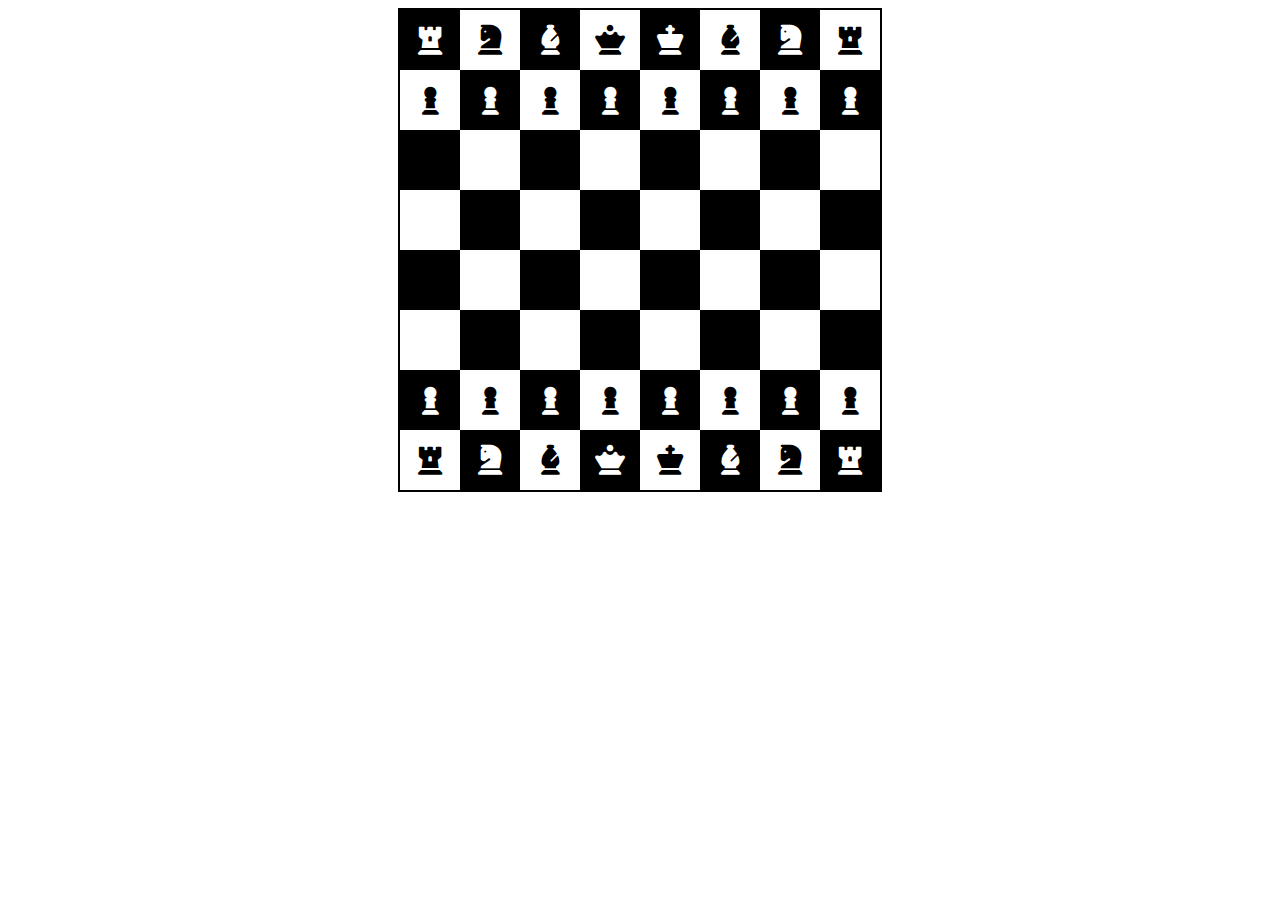
<file: CSS3/Chess Task/index.html>
<!DOCTYPE html>
<html lang="en">
  <head>
    <meta charset="UTF-8" />
    <meta name="viewport" content="width=device-width, initial-scale=1.0" />
    <title>Chess Board</title>
    <link
      rel="stylesheet"
      href="https://cdnjs.cloudflare.com/ajax/libs/font-awesome/6.4.2/css/all.min.css"
    />
    <style>
      /* Chessboard */
      .chessboard {
        margin: 0 auto;
        display: flex;
        flex-wrap: wrap;
        width: 480px;
        border: 2px solid black;
      }

      /* Squares Styling */
      .square {
        display: flex;
        align-items: center;
        justify-content: center;
        font-size: 30px;
        width: 60px;
        height: 60px;
      }

      /* White squares */
      .white {
        background-color: white;
      }

      /* Black squares */
      .black {
        background-color: black;
        color: white;
      }

      /* Icon's hover effect */
      .square i:hover {
        color: rgb(135, 135, 135);
      }
    </style>
  </head>
  <body>
    <div class="chessboard">
      <!-- Chessboard (Line 1) -->
      <div class="square black"><i class="fas fa-chess-rook"></i></div>
      <div class="square white"><i class="fas fa-chess-knight"></i></div>
      <div class="square black"><i class="fas fa-chess-bishop"></i></div>
      <div class="square white"><i class="fas fa-chess-queen"></i></div>
      <div class="square black"><i class="fas fa-chess-king"></i></div>
      <div class="square white"><i class="fas fa-chess-bishop"></i></div>
      <div class="square black"><i class="fas fa-chess-knight"></i></div>
      <div class="square white"><i class="fas fa-chess-rook"></i></div>

      <!-- Pawns row (Line 2) -->
      <div class="square white"><i class="fas fa-chess-pawn"></i></div>
      <div class="square black"><i class="fas fa-chess-pawn"></i></div>
      <div class="square white"><i class="fas fa-chess-pawn"></i></div>
      <div class="square black"><i class="fas fa-chess-pawn"></i></div>
      <div class="square white"><i class="fas fa-chess-pawn"></i></div>
      <div class="square black"><i class="fas fa-chess-pawn"></i></div>
      <div class="square white"><i class="fas fa-chess-pawn"></i></div>
      <div class="square black"><i class="fas fa-chess-pawn"></i></div>

      <!-- Empty squares (Line 3) -->
      <div class="square black"></div>
      <div class="square white"></div>
      <div class="square black"></div>
      <div class="square white"></div>
      <div class="square black"></div>
      <div class="square white"></div>
      <div class="square black"></div>
      <div class="square white"></div>

      <!-- (Line 4) -->
      <div class="square white"></div>
      <div class="square black"></div>
      <div class="square white"></div>
      <div class="square black"></div>
      <div class="square white"></div>
      <div class="square black"></div>
      <div class="square white"></div>
      <div class="square black"></div>

      <!-- (Line 5) -->
      <div class="square black"></div>
      <div class="square white"></div>
      <div class="square black"></div>
      <div class="square white"></div>
      <div class="square black"></div>
      <div class="square white"></div>
      <div class="square black"></div>
      <div class="square white"></div>

      <!-- (Line 6) -->
      <div class="square white"></div>
      <div class="square black"></div>
      <div class="square white"></div>
      <div class="square black"></div>
      <div class="square white"></div>
      <div class="square black"></div>
      <div class="square white"></div>
      <div class="square black"></div>

      <!-- Pawns row (Line 7) -->
      <div class="square black">
        <i class="fas fa-chess-pawn"></i>
      </div>
      <div class="square white">
        <i class="fas fa-chess-pawn"></i>
      </div>
      <div class="square black">
        <i class="fas fa-chess-pawn"></i>
      </div>
      <div class="square white">
        <i class="fas fa-chess-pawn"></i>
      </div>
      <div class="square black">
        <i class="fas fa-chess-pawn"></i>
      </div>
      <div class="square white">
        <i class="fas fa-chess-pawn"></i>
      </div>
      <div class="square black">
        <i class="fas fa-chess-pawn"></i>
      </div>
      <div class="square white">
        <i class="fas fa-chess-pawn"></i>
      </div>

      <!-- Last Row (Line 8) -->
      <div class="square white">
        <i class="fas fa-chess-rook"></i>
      </div>
      <div class="square black">
        <i class="fas fa-chess-knight"></i>
      </div>
      <div class="square white">
        <i class="fas fa-chess-bishop"></i>
      </div>
      <div class="square black">
        <i class="fas fa-chess-queen"></i>
      </div>
      <div class="square white">
        <i class="fas fa-chess-king"></i>
      </div>
      <div class="square black">
        <i class="fas fa-chess-bishop"></i>
      </div>
      <div class="square white">
        <i class="fas fa-chess-knight"></i>
      </div>
      <div class="square black">
        <i class="fas fa-chess-rook"></i>
      </div>
    </div>
  </body>
</html>
</file>
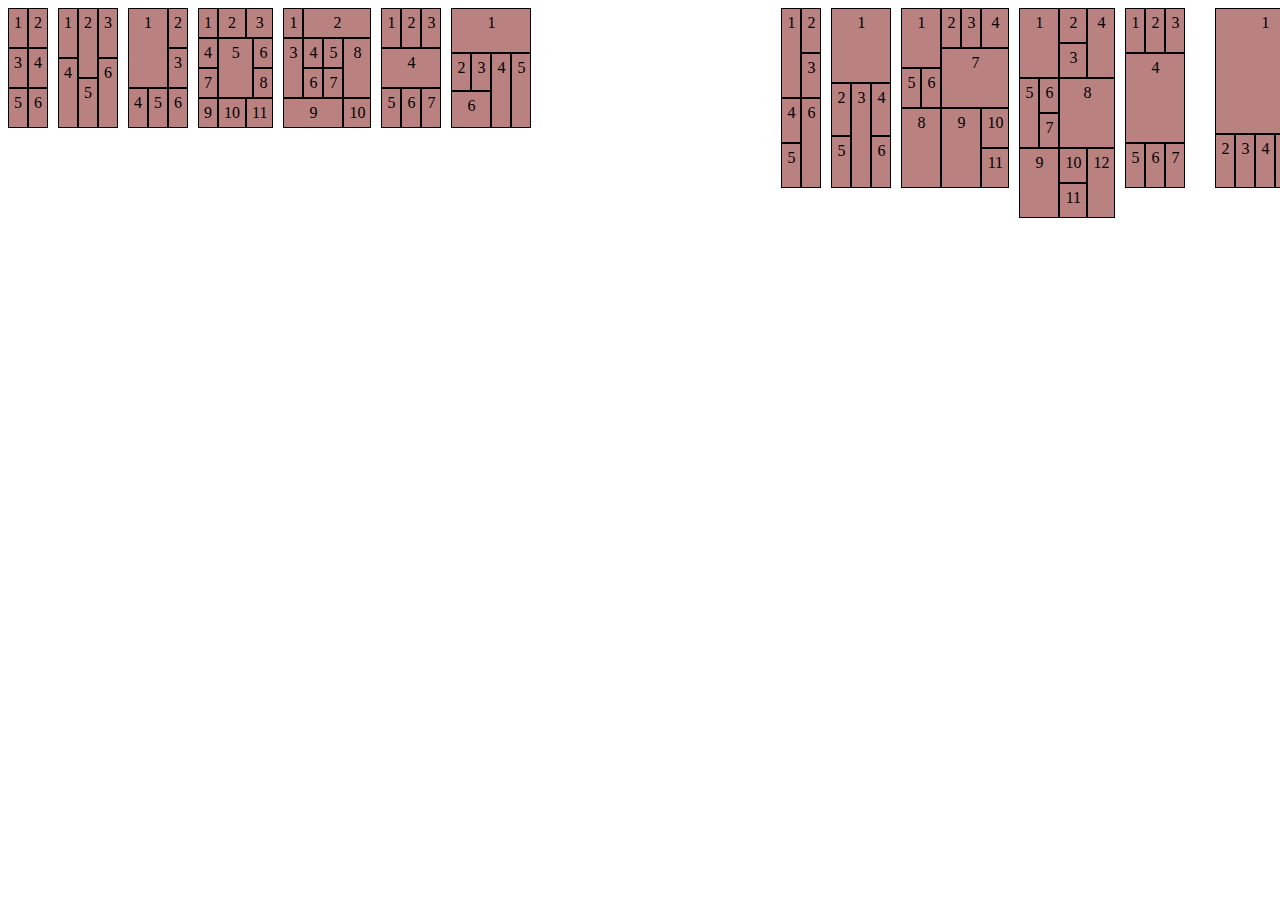
<file: CSS3/Grid Tasks/index.html>
<!DOCTYPE html>
<html lang="en">
<head>
    <meta charset="UTF-8">
    <meta name="viewport" content="width=device-width, initial-scale=1.0">
    <title>Grid Task 1</title>
    <link rel="stylesheet" href="style.css">
</head>
<body>
    <div class="main">
        <div class="SubGrid1">
            <div class="child" id="child1">1</div>
            <div class="child" id="child2">2</div>
            <div class="child" id="child3">3</div>
            <div class="child" id="child4">4</div>
            <div class="child" id="child5">5</div>
            <div class="child" id="child6">6</div>
        </div>
        <div class="SubGrid2">
            <div class="child" id="child1">1</div>
            <div class="child" id="child2">2</div>
            <div class="child" id="child3">3</div>
            <div class="child" id="child4">4</div>
            <div class="child" id="child5">5</div>
            <div class="child" id="child6">6</div>
        </div>
        <div class="SubGrid3">
            <div class="child" id="child1">1</div>
            <div class="child" id="child2">2</div>
            <div class="child" id="child3">3</div>
            <div class="child" id="child4">4</div>
            <div class="child" id="child5">5</div>
            <div class="child" id="child6">6</div>
        </div>
        <div class="SubGrid4">
            <div class="child" id="child1">1</div>
            <div class="child" id="child2">2</div>
            <div class="child" id="child3">3</div>
            <div class="child" id="child4">4</div>
            <div class="child" id="child5">5</div>
            <div class="child" id="child6">6</div>
            <div class="child" id="child7">7</div>
            <div class="child" id="child8">8</div>
            <div class="child" id="child9">9</div>
            <div class="child" id="child10">10</div>
            <div class="child" id="child11">11</div>
        </div>
        <div class="SubGrid5">
            <div class="child" id="child1">1</div>
            <div class="child" id="child2">2</div>
            <div class="child" id="child3">3</div>
            <div class="child" id="child4">4</div>
            <div class="child" id="child5">5</div>
            <div class="child" id="child6">6</div>
            <div class="child" id="child7">7</div>
            <div class="child" id="child8">8</div>
            <div class="child" id="child9">9</div>
            <div class="child" id="child10">10</div>
        </div>
        <div class="SubGrid6">
            <div class="child" id="child1">1</div>
            <div class="child" id="child2">2</div>
            <div class="child" id="child3">3</div>
            <div class="child" id="child4">4</div>
            <div class="child" id="child5">5</div>
            <div class="child" id="child6">6</div>
            <div class="child" id="child7">7</div>
        </div>
        <div class="SubGrid7">
            <div class="child" id="child1">1</div>
            <div class="child" id="child2">2</div>
            <div class="child" id="child3">3</div>
            <div class="child" id="child4">4</div>
            <div class="child" id="child5">5</div>
            <div class="child" id="child6">6</div>
        </div>
        <div class="SubGrid8">
            <div class="child" id="child1">1</div>
            <div class="child" id="child2">2</div>
            <div class="child" id="child3">3</div>
            <div class="child" id="child4">4</div>
            <div class="child" id="child5">5</div>
            <div class="child" id="child6">6</div>
        </div>
        <div class="SubGrid9">
            <div class="child" id="child1">1</div>
            <div class="child" id="child2">2</div>
            <div class="child" id="child3">3</div>
            <div class="child" id="child4">4</div>
            <div class="child" id="child5">5</div>
            <div class="child" id="child6">6</div>
        </div>
        <div class="SubGrid10">
            <div class="child" id="child1">1</div>
            <div class="child" id="child2">2</div>
            <div class="child" id="child3">3</div>
            <div class="child" id="child4">4</div>
            <div class="child" id="child5">5</div>
            <div class="child" id="child6">6</div>
            <div class="child" id="child7">7</div>
            <div class="child" id="child8">8</div>
            <div class="child" id="child9">9</div>
            <div class="child" id="child10">10</div>
            <div class="child" id="child11">11</div>
        </div>
        <div class="SubGrid11">
            <div class="child" id="child1">1</div>
            <div class="child" id="child2">2</div>
            <div class="child" id="child3">3</div>
            <div class="child" id="child4">4</div>
            <div class="child" id="child5">5</div>
            <div class="child" id="child6">6</div>
            <div class="child" id="child7">7</div>
            <div class="child" id="child8">8</div>
            <div class="child" id="child9">9</div>
            <div class="child" id="child10">10</div>
            <div class="child" id="child11">11</div>
            <div class="child" id="child12">12</div>
        </div>
        <div class="SubGrid12">
            <div class="child" id="child1">1</div>
            <div class="child" id="child2">2</div>
            <div class="child" id="child3">3</div>
            <div class="child" id="child4">4</div>
            <div class="child" id="child5">5</div>
            <div class="child" id="child6">6</div>
            <div class="child" id="child7">7</div>
        </div>
        <div class="SubGrid13">
            <div class="child" id="child1">1</div>
            <div class="child" id="child2">2</div>
            <div class="child" id="child3">3</div>
            <div class="child" id="child4">4</div>
            <div class="child" id="child5">5</div>
            <div class="child" id="child6">6</div>
        </div>
        <div class="SubGrid14">
            <div class="child" id="child1">1</div>
            <div class="child" id="child2">2</div>
            <div class="child" id="child3">3</div>
            <div class="child" id="child4">4</div>
            <div class="child" id="child5">5</div>
        </div>
        <div class="SubGrid15">
            <div class="child" id="child1">1</div>
            <div class="child" id="child2">2</div>
            <div class="child" id="child3">3</div>
            <div class="child" id="child4">4</div>
            <div class="child" id="child5">5</div>
        </div>
        <div class="SubGrid16">
            <div class="child" id="child1">1</div>
            <div class="child" id="child2">2</div>
            <div class="child" id="child3">3</div>
            <div class="child" id="child4">4</div>
            <div class="child" id="child5">5</div>
            <div class="child" id="child6">6</div>
            <div class="child" id="child7">7</div>
            <div class="child" id="child8">8</div>
            <div class="child" id="child9">9</div>
            <div class="child" id="child10">10</div>
            <div class="child" id="child11">11</div>
            <div class="child" id="child12">12</div>
        </div>
        <div class="SubGrid17">
            <div class="child" id="child1">1</div>
            <div class="child" id="child2">2</div>
            <div class="child" id="child3">3</div>
            <div class="child" id="child4">4</div>
            <div class="child" id="child5">5</div>
            <div class="child" id="child6">6</div>
            <div class="child" id="child7">7</div>
            <div class="child" id="child8">8</div>
            <div class="child" id="child9">9</div>
            <div class="child" id="child10">10</div>
            <div class="child" id="child11">11</div>
            <div class="child" id="child12">12</div>
            <div class="child" id="child11">13</div>
            <div class="child" id="child12">14</div>
        </div>
        <div class="SubGrid18">
            <div class="child" id="child1">1</div>
            <div class="child" id="child2">2</div>
            <div class="child" id="child3">3</div>
            <div class="child" id="child4">4</div>
            <div class="child" id="child5">5</div>
            <div class="child" id="child6">6</div>
            <div class="child" id="child7">7</div>
            <div class="child" id="child8">8</div>
            <div class="child" id="child9">9</div>
        </div>
        <div class="SubGrid19">
            <div class="child" id="child1">1</div>
            <div class="child" id="child2">2</div>
            <div class="child" id="child3">3</div>
            <div class="child" id="child4">4</div>
            <div class="child" id="child5">5</div>
            <div class="child" id="child6">6</div>
            <div class="child" id="child7">7</div>
            <div class="child" id="child8">8</div>
        </div>
        <div class="SubGrid20">
            <div class="child" id="child1">1</div>
            <div class="child" id="child2">2</div>
            <div class="child" id="child3">3</div>
            <div class="child" id="child4">4</div>
            <div class="child" id="child5">5</div>
            <div class="child" id="child6">6</div>
            <div class="child" id="child7">7</div>
        </div>
        <div class="SubGrid21">
            <div class="child" id="child1">1</div>
            <div class="child" id="child2">2</div>
            <div class="child" id="child3">3</div>
            <div class="child" id="child4">4</div>
            <div class="child" id="child5">5</div>
            <div class="child" id="child6">6</div>
            <div class="child" id="child7">7</div>
            <div class="child" id="child8">8</div>
        </div>
        <div class="SubGrid22">
            <div class="child" id="child1">1</div>
            <div class="child" id="child2">2</div>
            <div class="child" id="child3">3</div>
            <div class="child" id="child4">4</div>
            <div class="child" id="child5">5</div>
            <div class="child" id="child6">6</div>
            <div class="child" id="child7">7</div>
            <div class="child" id="child8">8</div>
            <div class="child" id="child9">9</div>
            <div class="child" id="child10">10</div>
            <div class="child" id="child11">11</div>
            <div class="child" id="child12">12</div>
        </div>
        <div class="SubGrid23">
            <div class="child" id="child1">1</div>
            <div class="child" id="child2">2</div>
            <div class="child" id="child3">3</div>
            <div class="child" id="child4">4</div>
            <div class="child" id="child5">5</div>
            <div class="child" id="child6">6</div>
            <div class="child" id="child7">7</div>
            <div class="child" id="child8">8</div>
            <div class="child" id="child9">9</div>
            <div class="child" id="child10">10</div>
            <div class="child" id="child11">11</div>
            <div class="child" id="child12">12</div>
        </div>
        <div class="SubGrid24">
            <div class="child" id="child1">1</div>
            <div class="child" id="child2">2</div>
            <div class="child" id="child3">3</div>
            <div class="child" id="child4">4</div>
            <div class="child" id="child5">5</div>
            <div class="child" id="child6">6</div>
            <div class="child" id="child7">7</div>
            <div class="child" id="child8">8</div>
            <div class="child" id="child9">9</div>
        </div>
    </div>
</body>
</html>
</file>
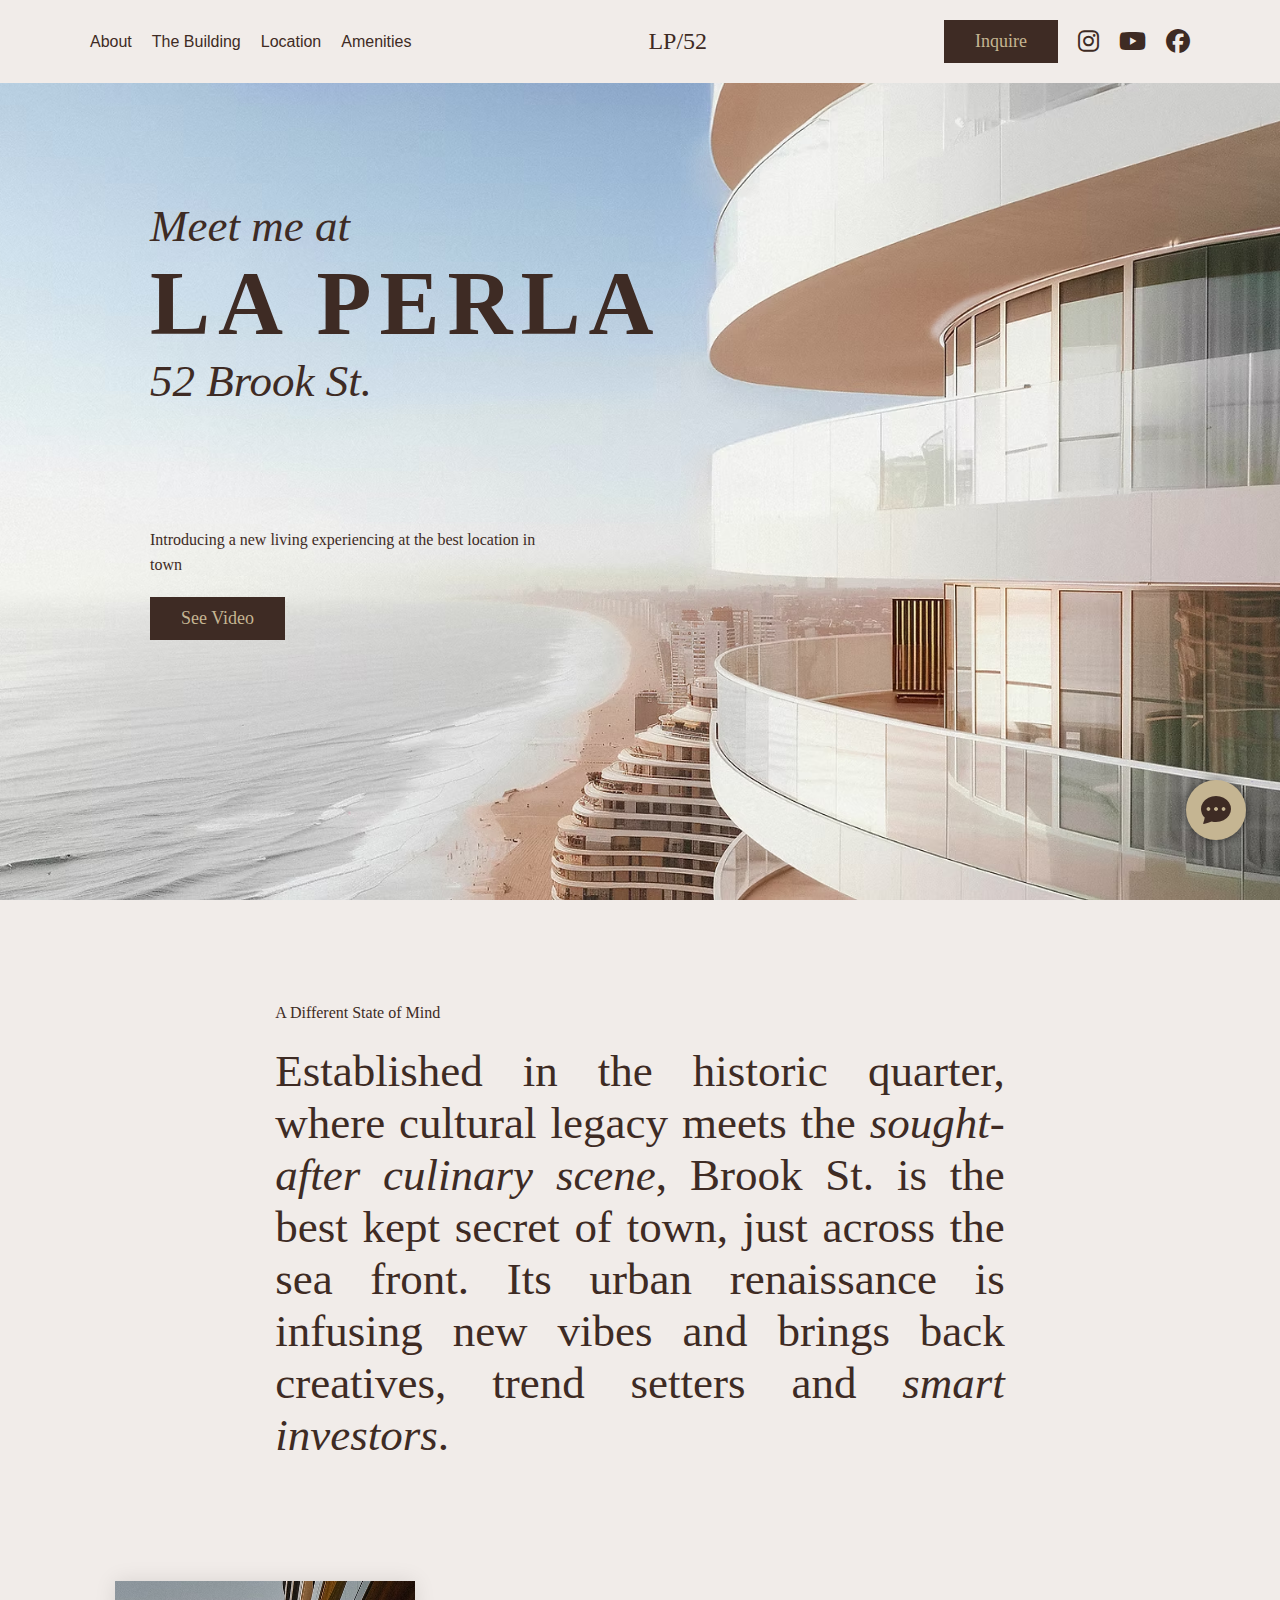
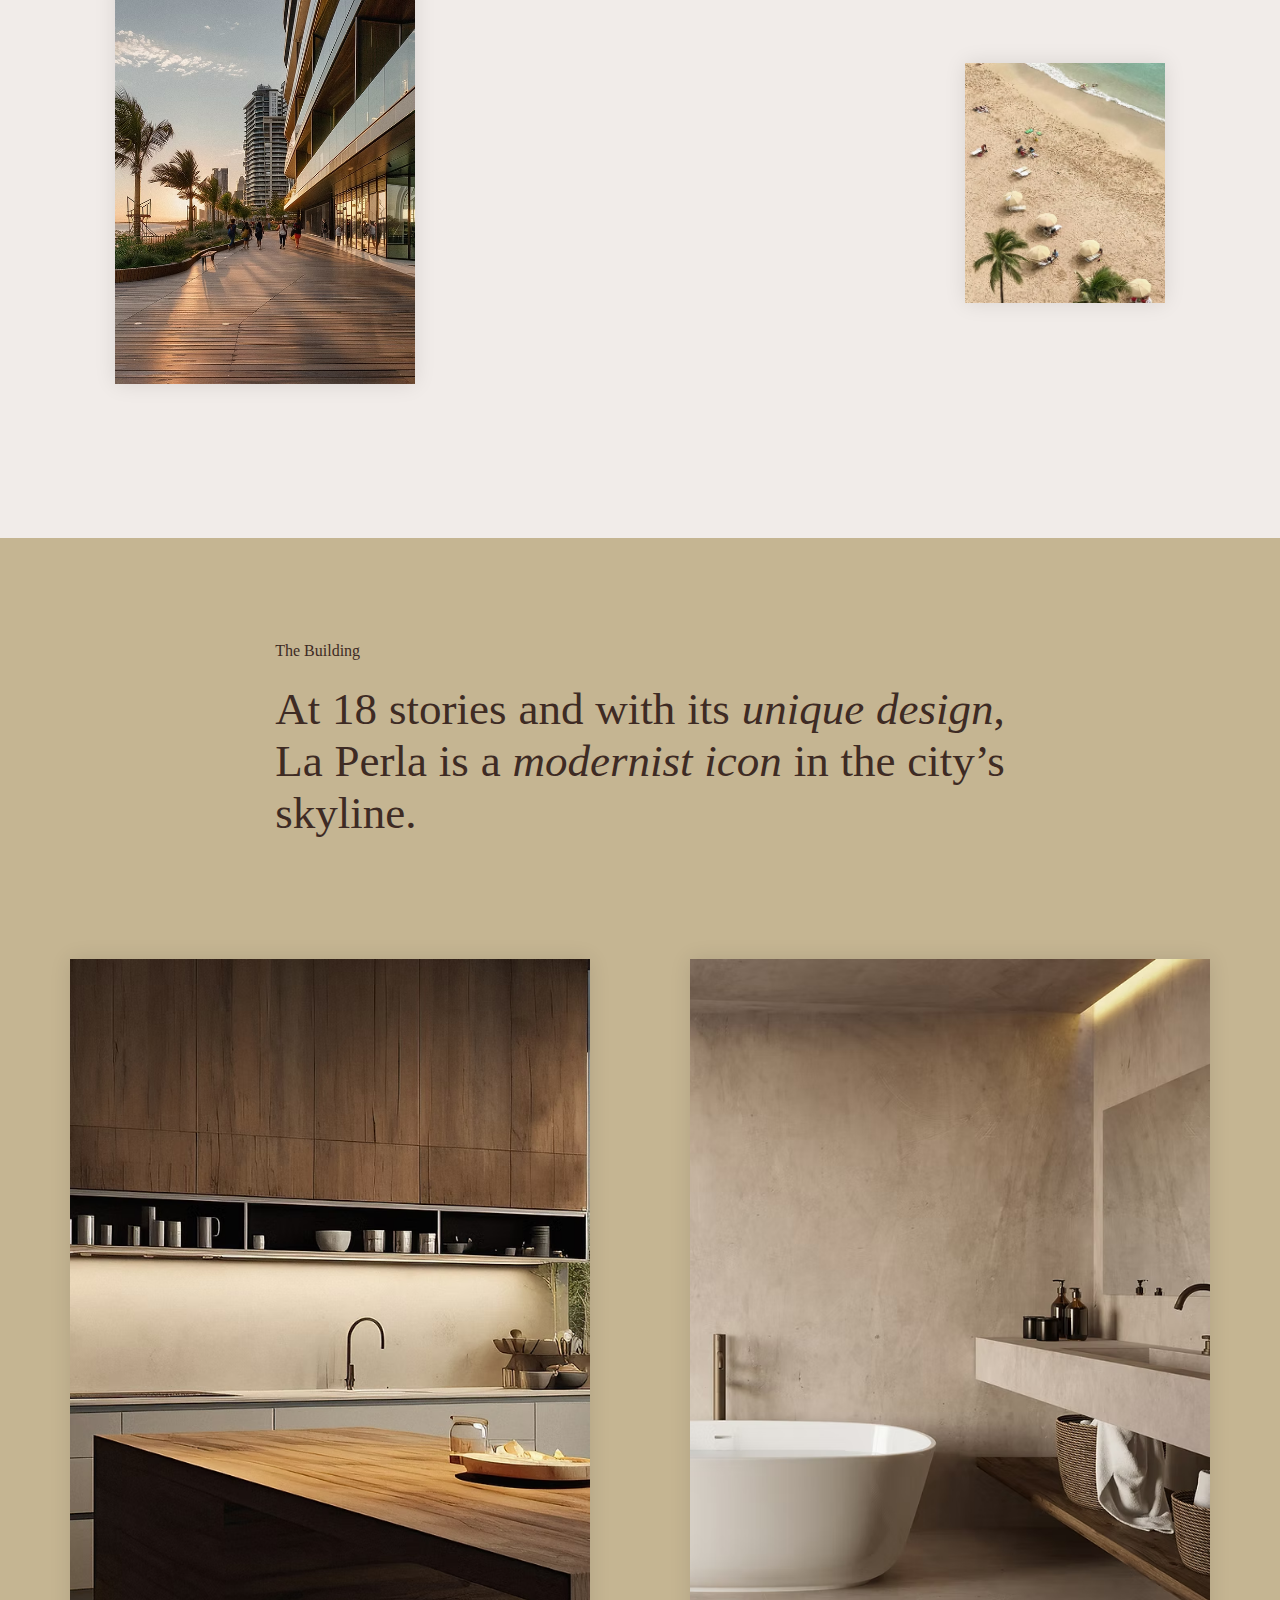
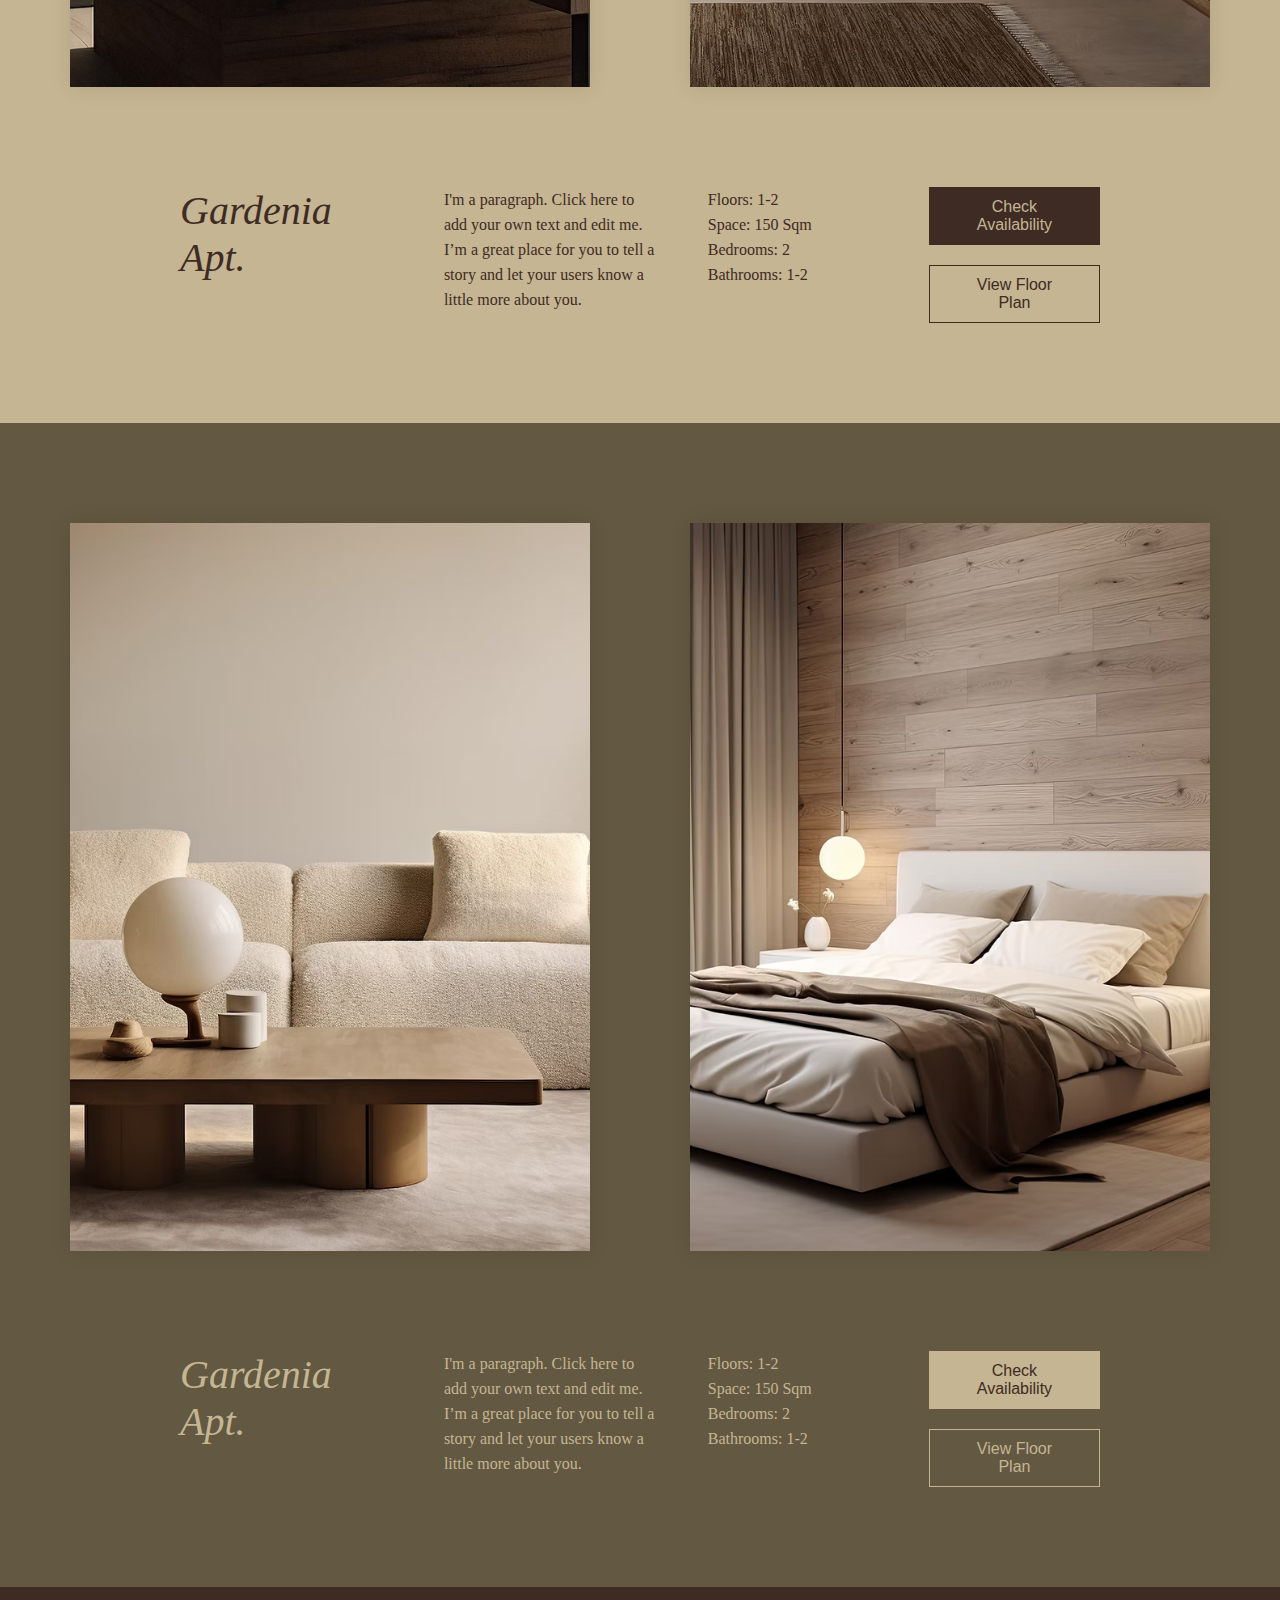
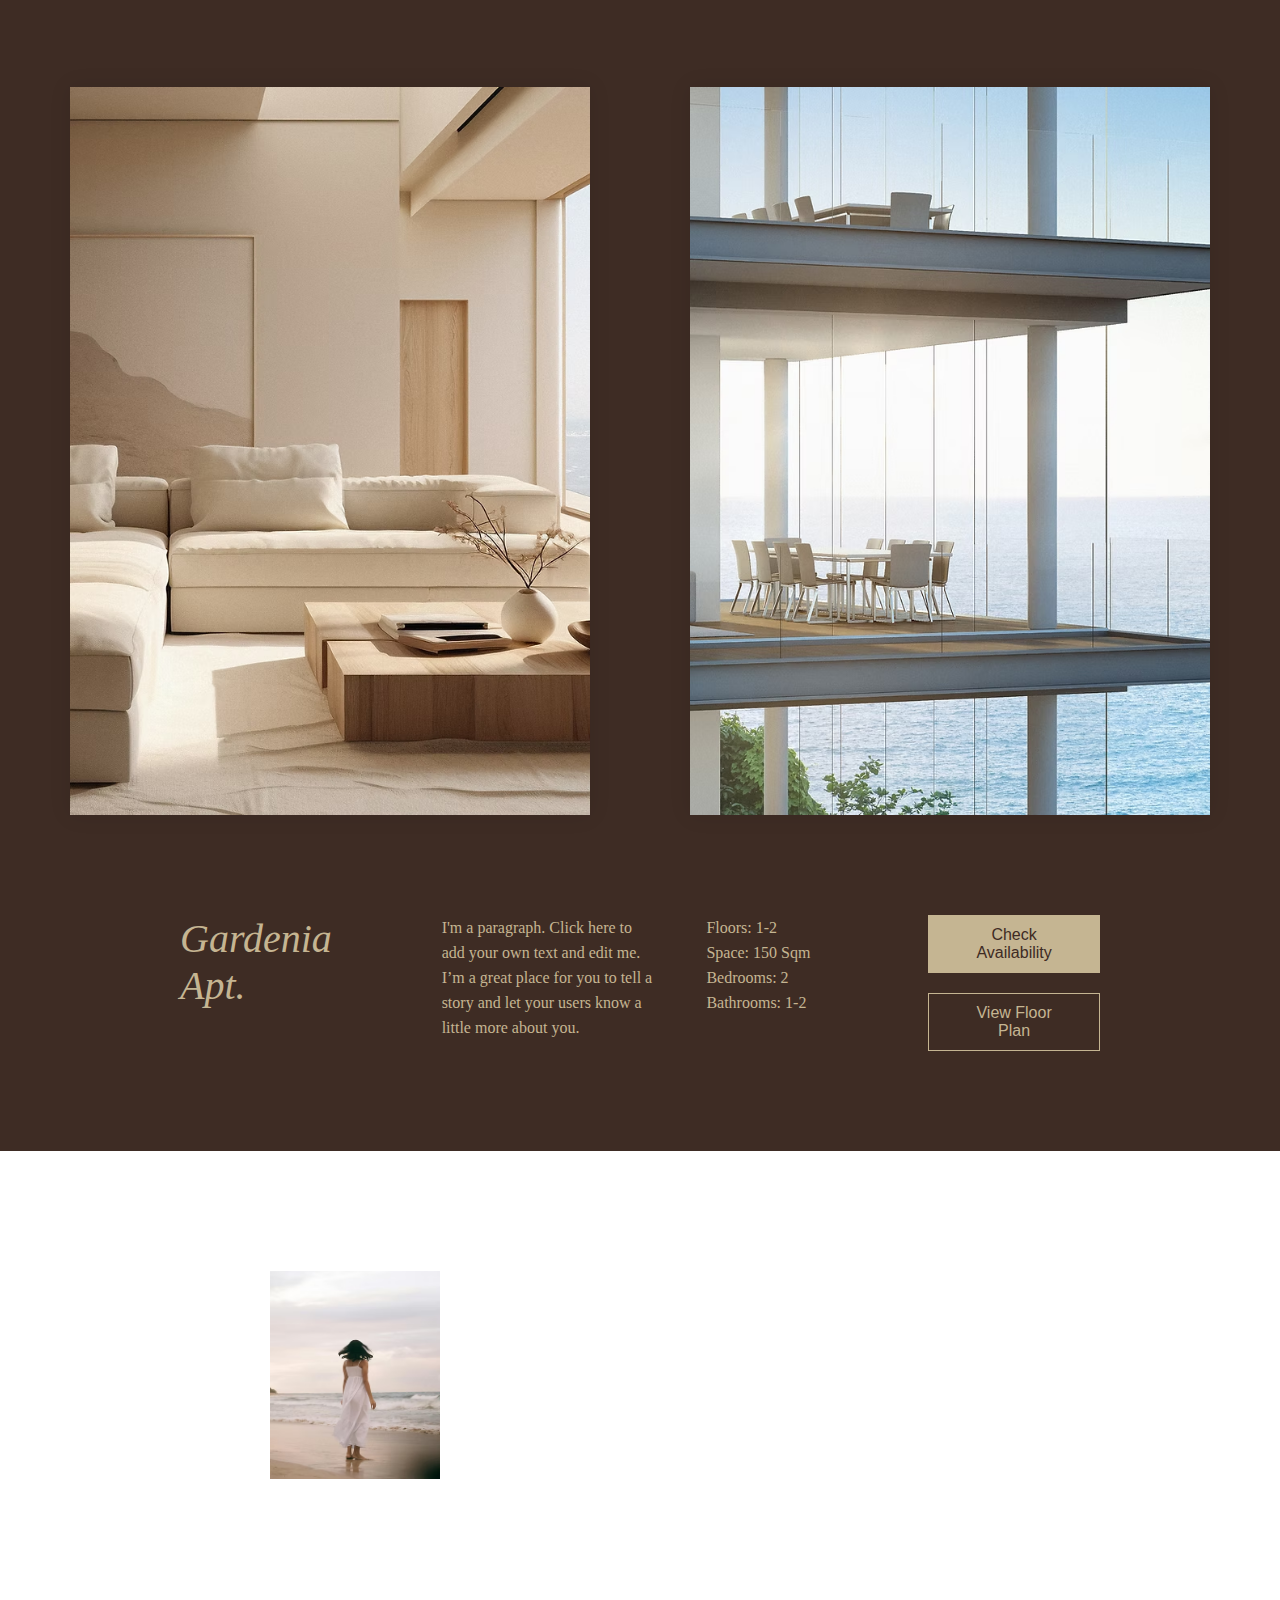
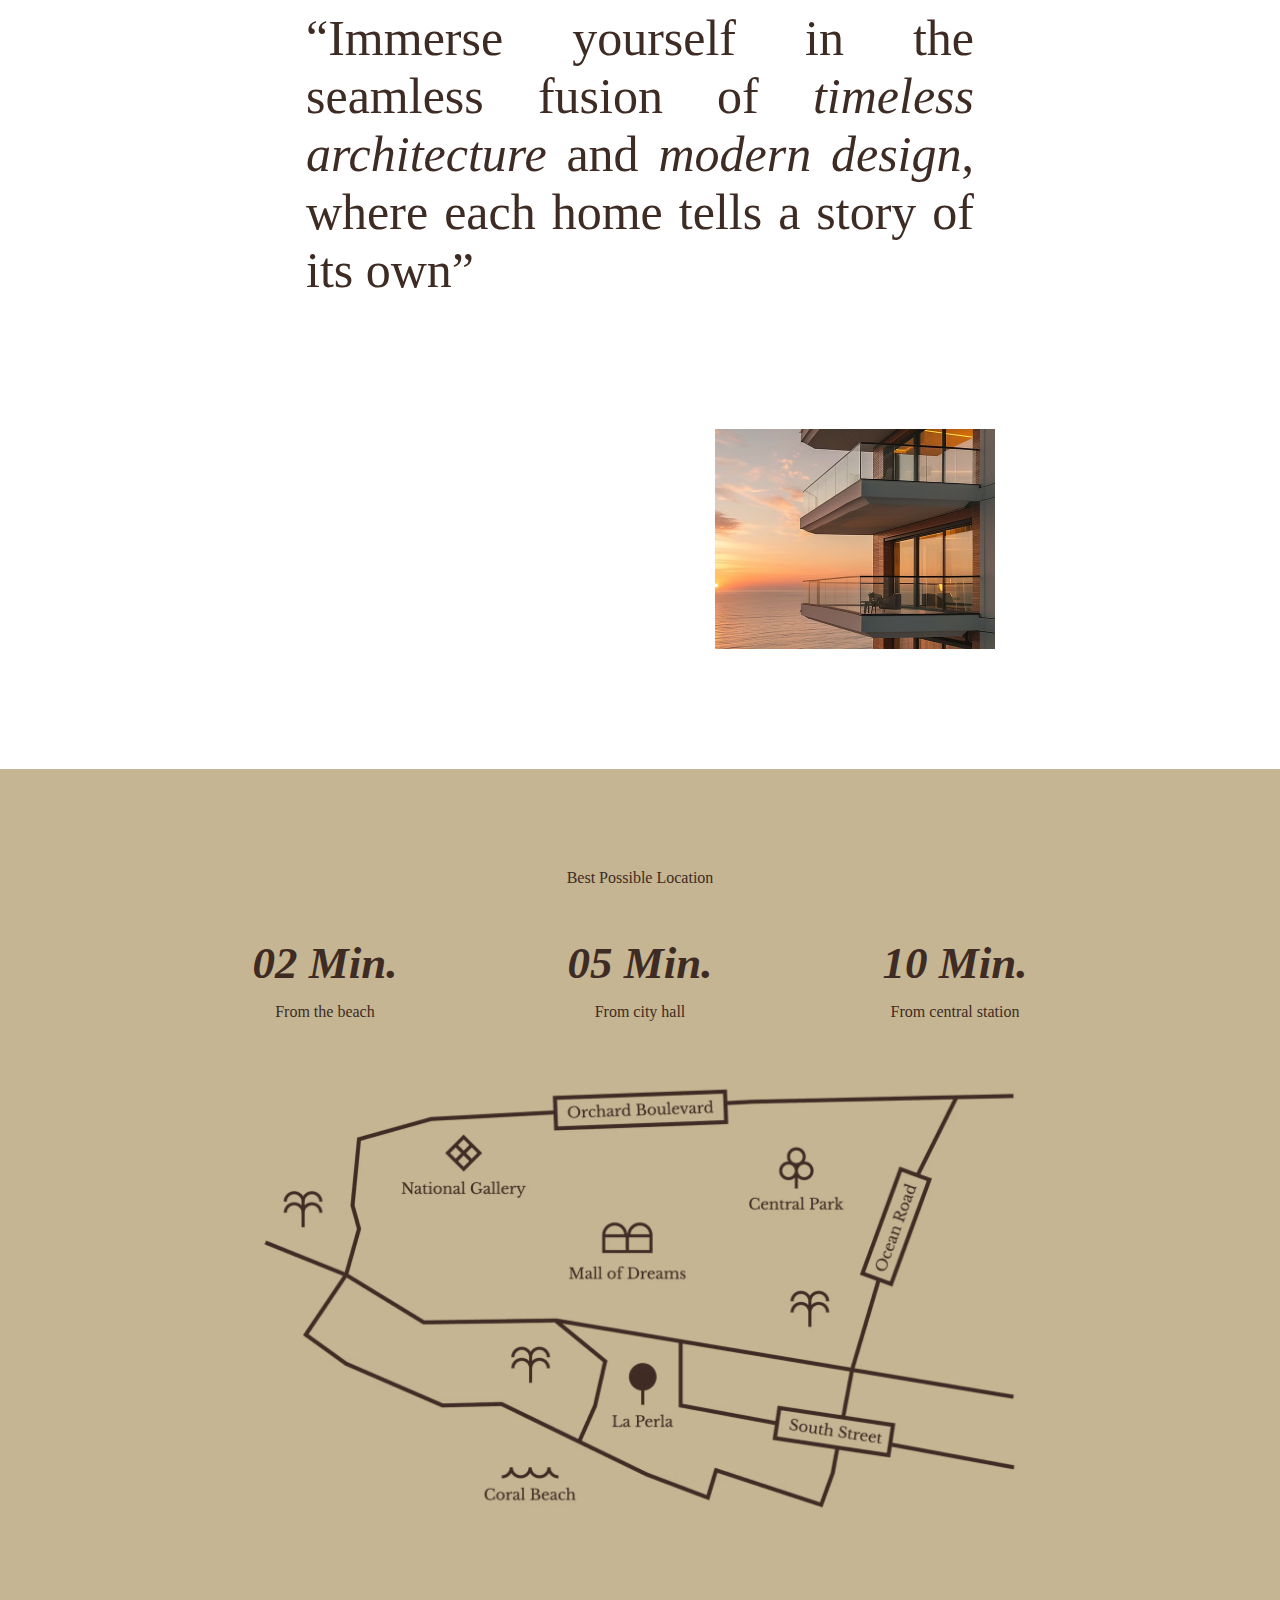
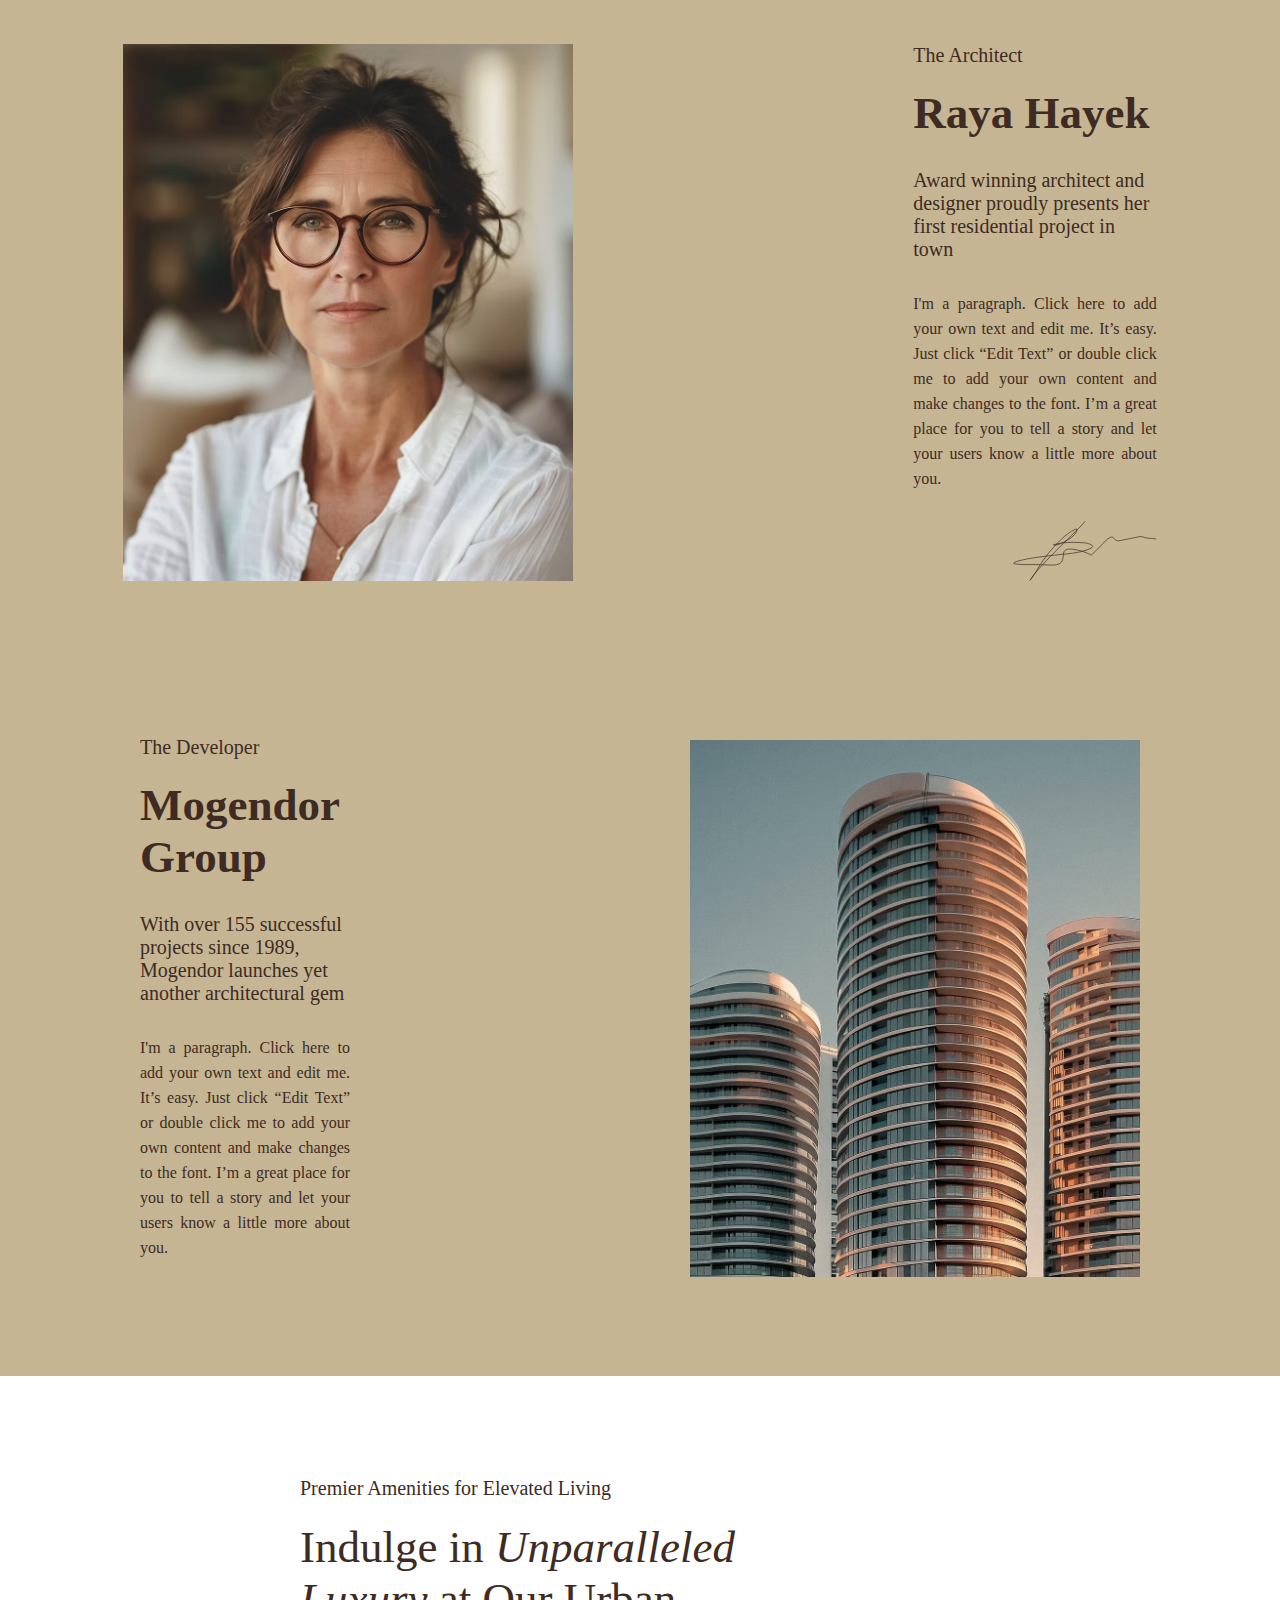
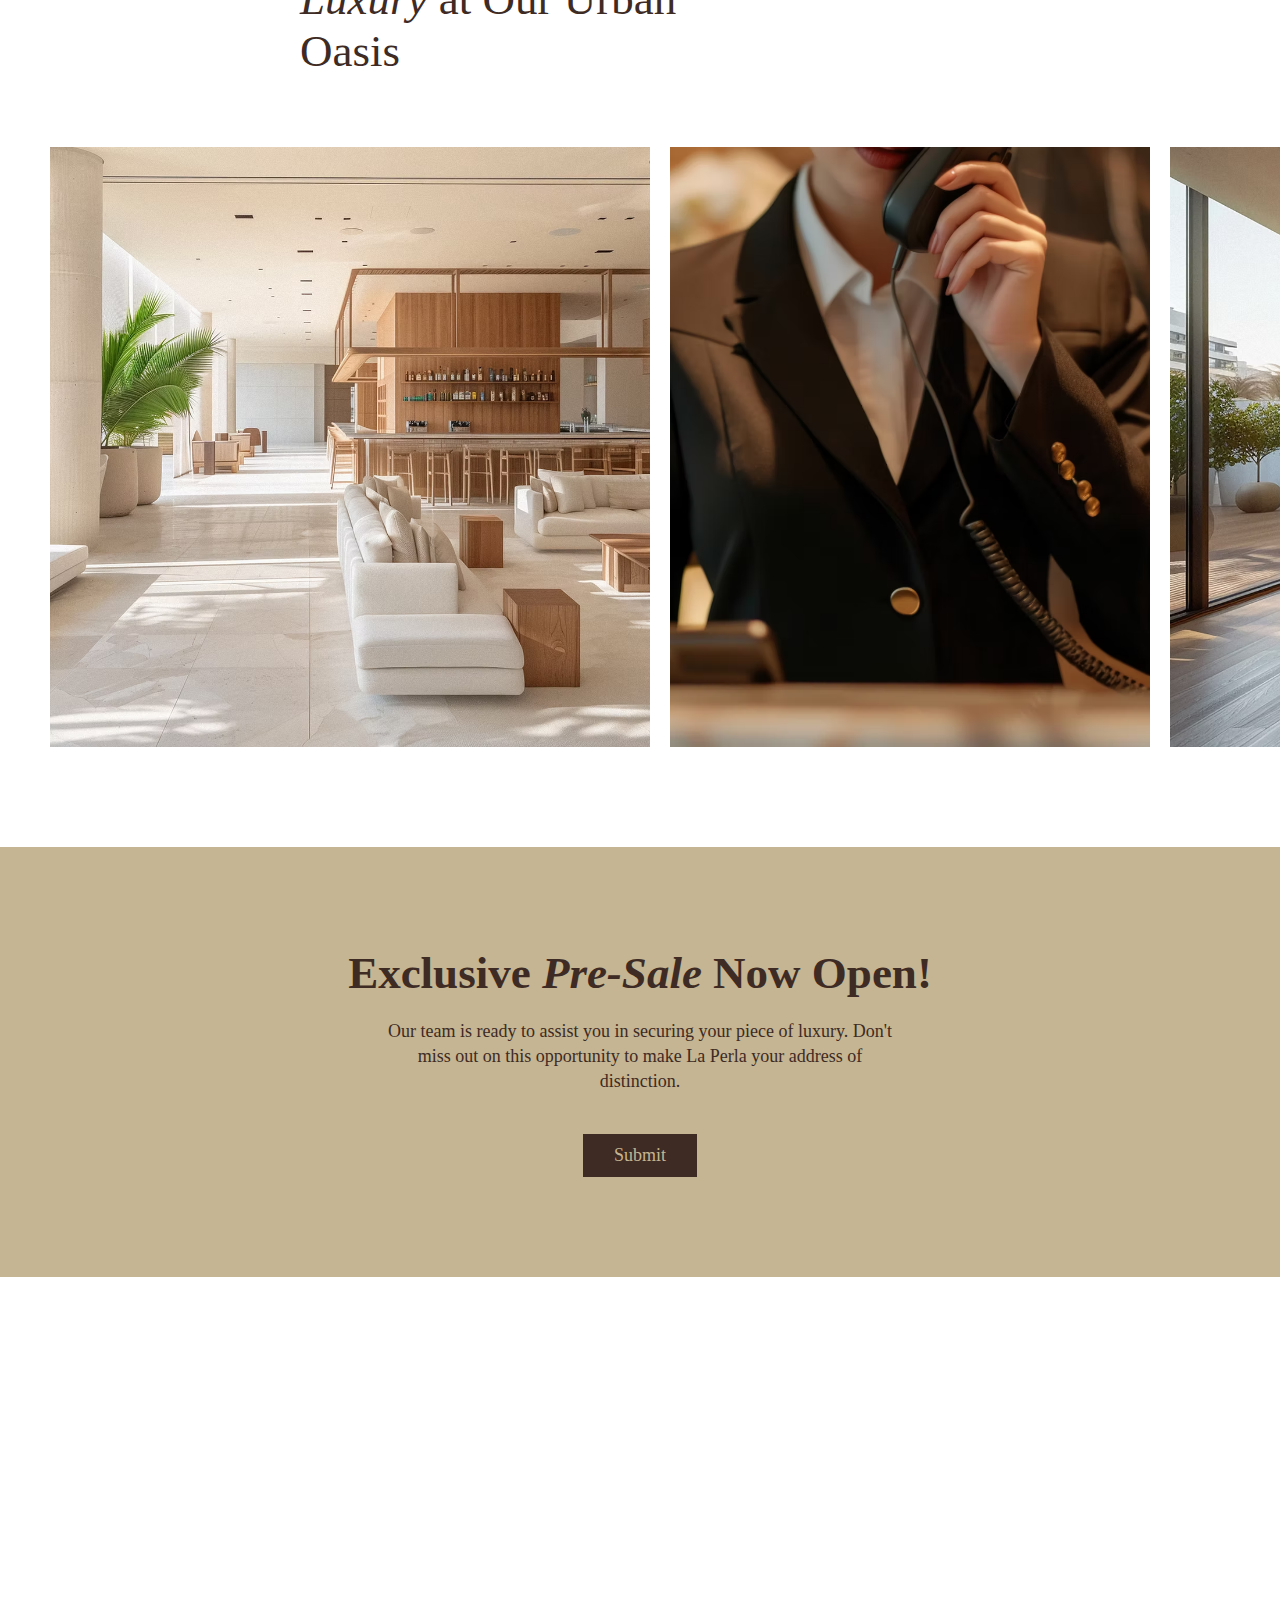
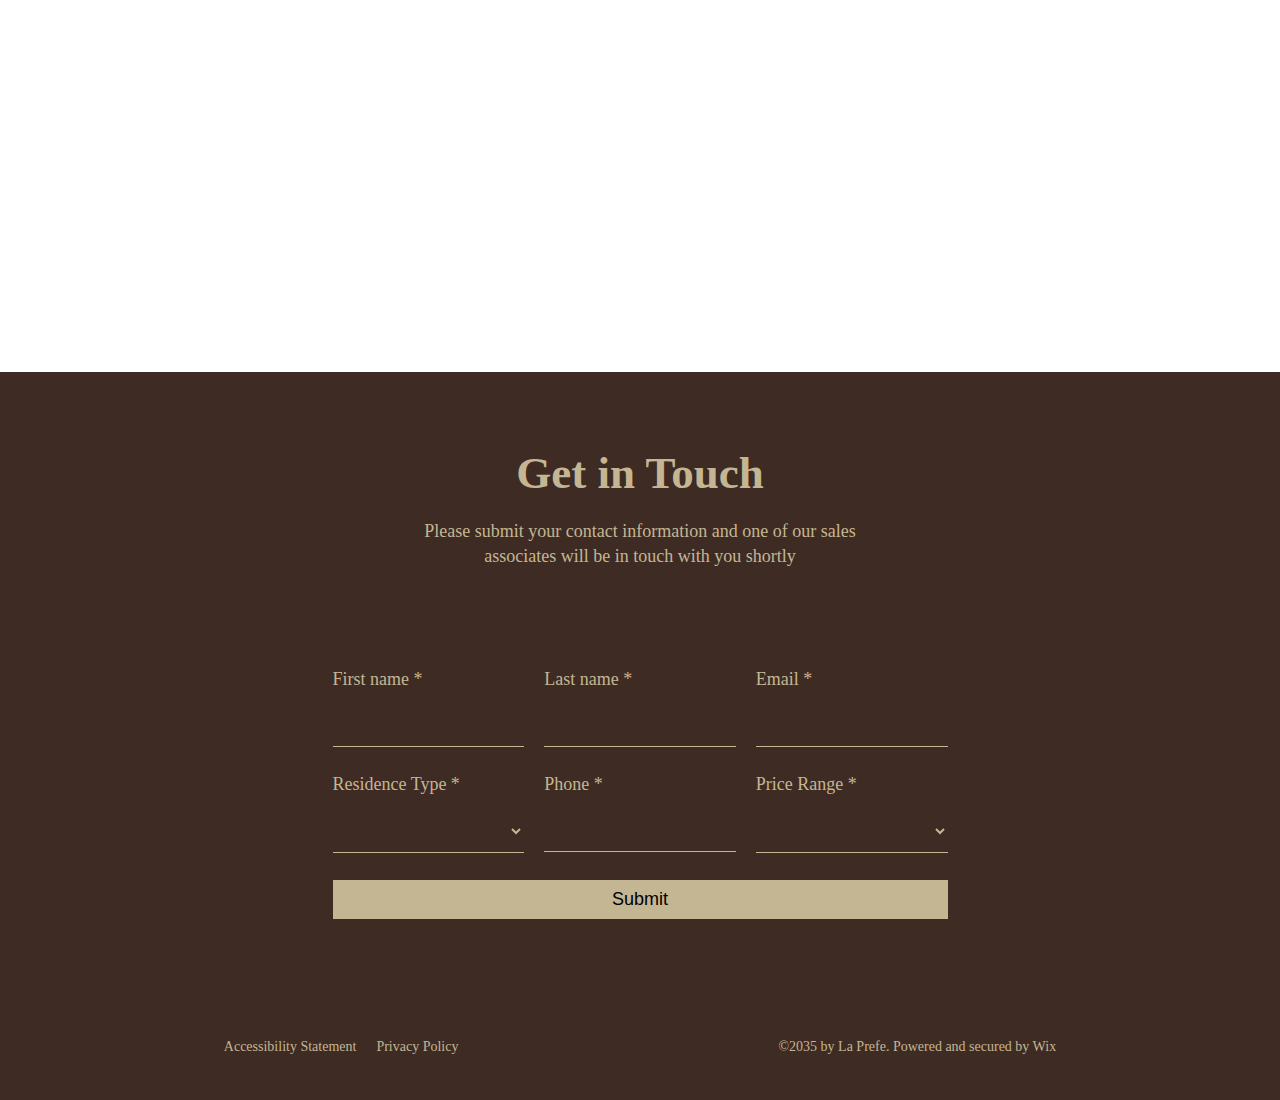
<file: CSS3/Project 1/index.html>
<!DOCTYPE html>
<html lang="en">
  <head>
    <meta charset="UTF-8" />
    <meta name="viewport" content="width=device-width, initial-scale=1.0" />
    <title>Home | La Perla</title>
    <link rel="shortcut icon" href="img/favicon.png" type="image/x-icon" />
    <link rel="stylesheet" href="style.css" />
    <link
      href="https://fonts.googleapis.com/css2?family=Josefin+Sans:ital,wght@0,100..700;1,100..700&family=Libre+Baskerville:ital,wght@0,400;0,700;1,400&family=Onest:wght@100..900&family=Outfit:wght@100..900&family=Roboto:ital,wght@0,100..900;1,100..900&display=swap"
      rel="stylesheet"
    />
    <link
      rel="stylesheet"
      href="https://cdnjs.cloudflare.com/ajax/libs/font-awesome/6.7.2/css/all.min.css"
    />
    <link
      rel="stylesheet"
      href="https://cdn.jsdelivr.net/npm/bootstrap-icons@1.10.5/font/bootstrap-icons.css"
    />
  </head>
  <body>
    <!-- Floating Button -->
    <a href="#" title="Message Us">
      <div class="message">
        <i class="bi bi-chat-dots-fill"></i>
      </div>
    </a>
    <!-- Navigation Bar -->
    <nav>
      <div class="nav-links">
        <ul>
          <li><a href="#" title="web">About</a></li>
          <li><a href="#" title="web">The Building</a></li>
          <li><a href="#" title="web">Location</a></li>
          <li><a href="#" title="web">Amenities</a></li>
        </ul>
      </div>
      <div class="name">
        <h1>LP/52</h1>
        <i class="fa-solid fa-bars"></i>
      </div>
      <div class="social-links">
        <button>Inquire</button>
        <a href="https://www.instagram.com" title="Instagram">
          <i class="fa-brands fa-instagram"></i>
        </a>
        <a href="https://www.youtube.com" title="Youtube">
          <i class="fa-brands fa-youtube"></i>
        </a>
        <a href="https://www.facebook.com" title="Facebook">
          <i class="fa-brands fa-facebook"></i>
        </a>
      </div>
    </nav>

    <!-- Main Content -->
    <main>
      <!-- Hero Section -->
      <section class="hero">
        <div class="hero-text">
          <h5>
            Meet me at <br /><span>La Perla</span><br />
            52 Brook St.
          </h5>
          <p>
            Introducing a new living experiencing at the best location in town
          </p>
          <button>See Video</button>
        </div>
      </section>

      <!-- Second Section -->
      <section class="second">
        <div class="content">
          <p>A Different State of Mind</p>
          <h3>
            Established in the historic quarter, where cultural legacy meets the
            <span>sought-after culinary scene</span>, Brook St. is the best kept
            secret of town, just across the sea front. Its urban renaissance is
            infusing new vibes and brings back creatives, trend setters and
            <span>smart investors</span>.
          </h3>
        </div>
        <div class="image-container">
          <div class="image1">
            <img src="img/img1.avif" alt="Image 1" />
          </div>
          <div class="image2">
            <img src="img/img2.avif" alt="Image 2" />
          </div>
        </div>
      </section>

      <!-- Building Section -->
      <section class="building">
        <div class="building-content">
          <p>The Building</p>
          <h3>
            At 18 stories and with its <span>unique design</span>, La Perla is a
            <span>modernist icon</span> in the city’s skyline.
          </h3>
        </div>
        <div class="building-images">
          <img src="img/building1.avif" alt="Building Image 1" />
          <img src="img/building2.avif" alt="Building Image 2" />
        </div>
        <div class="building-specs">
          <div class="type">
            <h2>Gardenia Apt.</h2>
          </div>
          <div class="info">
            <p>
              I'm a paragraph. Click here to add your own text and edit me. I’m
              a great place for you to tell a story and let your users know a
              little more about you.
            </p>
          </div>
          <div class="features">
            <p>Floors: 1-2</p>
            <p>Space: 150 Sqm</p>
            <p>Bedrooms: 2</p>
            <p>Bathrooms: 1-2</p>
          </div>
          <div class="info-buttons">
            <button>Check Availability</button><br />
            <button class="view">View Floor Plan</button>
          </div>
        </div>
      </section>

      <!-- Building Section -->
      <section class="building building2">
        <div class="building-images">
          <img src="img/building3.avif" alt="Building Image 1" />
          <img src="img/building4.avif" alt="Building Image 2" />
        </div>
        <div class="building-specs">
          <div class="type type2">
            <h2>Gardenia Apt.</h2>
          </div>
          <div class="info">
            <p>
              I'm a paragraph. Click here to add your own text and edit me. I’m
              a great place for you to tell a story and let your users know a
              little more about you.
            </p>
          </div>
          <div class="features">
            <p>Floors: 1-2</p>
            <p>Space: 150 Sqm</p>
            <p>Bedrooms: 2</p>
            <p>Bathrooms: 1-2</p>
          </div>
          <div class="info-buttons">
            <button>Check Availability</button><br />
            <button class="view">View Floor Plan</button>
          </div>
        </div>
      </section>

      <!-- Building Section -->
      <section class="building building3">
        <div class="building-images">
          <img src="img/building5.avif" alt="Building Image 1" />
          <img src="img/building6.avif" alt="Building Image 2" />
        </div>
        <div class="building-specs">
          <div class="type3">
            <h2>Gardenia Apt.</h2>
          </div>
          <div class="info">
            <p>
              I'm a paragraph. Click here to add your own text and edit me. I’m
              a great place for you to tell a story and let your users know a
              little more about you.
            </p>
          </div>
          <div class="features">
            <p>Floors: 1-2</p>
            <p>Space: 150 Sqm</p>
            <p>Bedrooms: 2</p>
            <p>Bathrooms: 1-2</p>
          </div>
          <div class="info-buttons">
            <button>Check Availability</button><br />
            <button class="view">View Floor Plan</button>
          </div>
        </div>
      </section>

      <!-- Quotes Section -->
      <section class="quotes">
        <div class="img1">
          <img src="img/img3.avif" alt="Sunset" />
        </div>
        <div class="quote">
          <p>
            “Immerse yourself in the seamless fusion of
            <span>timeless architecture</span> and <span>modern design</span>,
            where each home tells a story of its own”
          </p>
        </div>
        <div class="img2">
          <img src="img/img4.avif" alt="Apartment" />
        </div>
      </section>

      <!-- Location Section -->
      <section class="location">
        <p>Best Possible Location</p>
        <div class="timing">
          <div class="time-block">
            <h1>02 Min.</h1>
            <p>From the beach</p>
          </div>
          <div class="time-block">
            <h1>05 Min.</h1>
            <p>From city hall</p>
          </div>
          <div class="time-block">
            <h1>10 Min.</h1>
            <p>From central station</p>
          </div>
        </div>
        <div class="map">
          <img src="img/La Perla map.avif" alt="Map" />
        </div>

        <!-- architect card -->
        <div class="architect-card">
          <div class="architect-image">
            <img src="img/architect.avif" alt="Architect" />
          </div>
          <div class="architect-info">
            <h6>The Architect</h6>
            <h1>Raya Hayek</h1>
            <h5>
              Award winning architect and designer proudly presents her first
              residential project in town
            </h5>
            <p>
              I'm a paragraph. Click here to add your own text and edit me. It’s
              easy. Just click “Edit Text” or double click me to add your own
              content and make changes to the font. I’m a great place for you to
              tell a story and let your users know a little more about you.
            </p>
            <svg preserveAspectRatio="xMidYMid meet" data-bbox="1 1 206 85" xmlns="http://www.w3.org/2000/svg" viewBox="0 0 208 87" height="87" width="208" data-type="ugc" role="presentation" aria-hidden="true" aria-label="">
              <g>
                  <path stroke-linecap="round" stroke="#3E2B24" d="M104.082 1c-5.54 6.825-12.188 12.85-18.42 19.013C69.175 36.317 52.416 52.47 37.004 69.817c-4.516 5.083-8.7 10.403-12.318 16.165-.23.367 3.852-5.024 4.567-6.081 3.763-5.563 7.023-11.407 10.59-17.089 8.471-13.49 19.256-26.003 30.815-36.91 5.617-5.301 12.07-10.29 19.148-13.51.47-.213 3.329-1.502 3.109.155-1.156 8.696-14.923 16.214-21.681 19.167-2.452 1.07-9.84 4.699-12.74 2.848-.134-.085 12.083-2.723 12.586-2.771 10.85-1.037 22.076-1.1 32.925 0 4.086.414 18.076 3.502 7.636 8.313-15.214 7.011-34.778 7.337-51.075 9.391-18.073 2.278-36.843 3.779-54.414 8.891-1.383.402-8.793 2.91-2.917 3.81 9.607 1.472 19.935.767 29.625 1.001 7.37.178 14.736.506 22.103.693 4.889.124 11.239-.069 14.928-3.849 3.01-3.086 2.708-8.183 3.184-12.124 1.25-10.333 12.756-7.116 20.415-5.735 6.497 1.172 12.499 3.311 18.266 6.466 1.77.969 2.017.805 3.454-.615 4.096-4.05 8.126-8.17 12.203-12.24 3.961-3.954 8.453-9.947 13.853-12.085 4.471-1.77 4.859 2.058 7.79 4.195 2.007 1.464 5.735.53 7.828.193 9.021-1.457 17.827-4.146 26.861-5.466 1.322-.193 2.499-.274 3.723.231 5.794 2.393 13.448 2.242 19.532 3.08" fill="none"></path>
              </g>
          </svg>
          </div>
        </div>

        <div class="architect-card2">
          <div class="architect-information">
            <h6>The Developer</h6>
            <h1>Mogendor Group</h1>
            <h5>
              With over 155 successful projects since 1989, Mogendor launches
              yet another architectural gem
            </h5>
            <p>
              I'm a paragraph. Click here to add your own text and edit me. It’s
              easy. Just click “Edit Text” or double click me to add your own
              content and make changes to the font. I’m a great place for you to
              tell a story and let your users know a little more about you.
            </p>
          </div>
          <div class="architect-img">
            <img src="img/mogendorGroup.avif" alt="Architect" />
          </div>
        </div>
      </section>

      <!-- Amenities Section -->
      <section class="amenities">
        <div class="amenities-content">
          <p>Premier Amenities for Elevated Living</p>
          <h3>
            Indulge in <span>Unparalleled Luxury</span> at Our Urban Oasis
          </h3>
        </div>
        <div class="carousel-wrapper">
          <div class="carousel">
            <img src="img/clubs.avif" alt="Clubs" />
            <img src="img/concrienge.avif" alt="Concierge" />
            <img src="img/fitness.avif" alt="Fitness" />
            <img src="img/residence.avif" alt="Residence" />
            <img src="img/roof.avif" alt="Roof" />
            <img src="img/smart.avif" alt="Smart" />
            <img src="img/valet.avif" alt="Valet" />
            <img src="img/spaces.avif" alt="Spaces" />
          </div>
        </div>
      </section>

      <!-- Sale Section -->
      <section class="sale">
        <div class="sale-content">
          <h1>Exclusive <span>Pre-Sale</span> Now Open!</h1>
          <p>
            Our team is ready to assist you in securing your piece of luxury.
            Don't miss out on this opportunity to make La Perla your address of
            distinction.
          </p>
          <button>Submit</button>
        </div>
      </section>

      <!-- Footer -->
      <footer>
        <div class="contact-form">
          <h2>Get in Touch</h2>
          <p class="form-description">
            Please submit your contact information and one of our sales
            associates will be in touch with you shortly
          </p>
          <form>
            <div class="form-row">
              <div class="form-group">
                <label for="first-name">First name *</label>
                <input type="text" id="first-name" name="first-name" required />
              </div>

              <div class="form-group">
                <label for="last-name">Last name *</label>
                <input type="text" id="last-name" name="last-name" required />
              </div>

              <div class="form-group">
                <label for="email">Email *</label>
                <input type="email" id="email" name="email" required />
              </div>
            </div>

            <div class="form-row">
              <div class="form-group">
                <label for="residence-type">Residence Type *</label>
                <select id="residence-type" name="residence-type" required>
                  <option value></option>
                  <option value="Gardenia">Gardenia</option>
                  <option value="Ocean">Ocean</option>
                  <option value="Sky">Sky</option>
                </select>
              </div>

              <div class="form-group">
                <label for="phone">Phone *</label>
                <input type="tel" id="phone" name="phone" required />
              </div>

              <div class="form-group">
                <label for="price-range">Price Range *</label>
                <select id="price-range" name="price-range" required>
                  <option value></option>
                  <option value="100-300k">1M$-2M$</option>
                  <option value="300-500k">2M$-4M$</option>
                  <option value="500-750k">4M$-8M$</option>
                </select>
              </div>
            </div>

            <button type="submit" class="submit-btn">Submit</button>
          </form>
        </div>
        <div class="footer-links">
          <a href="#">Accessibility Statement</a>
          <a href="#">Privacy Policy</a>
          <span>&copy;2035 by La Prefe. Powered and secured by Wix</span>
        </div>
      </footer>
    </main>
  </body>
</html>
</file>
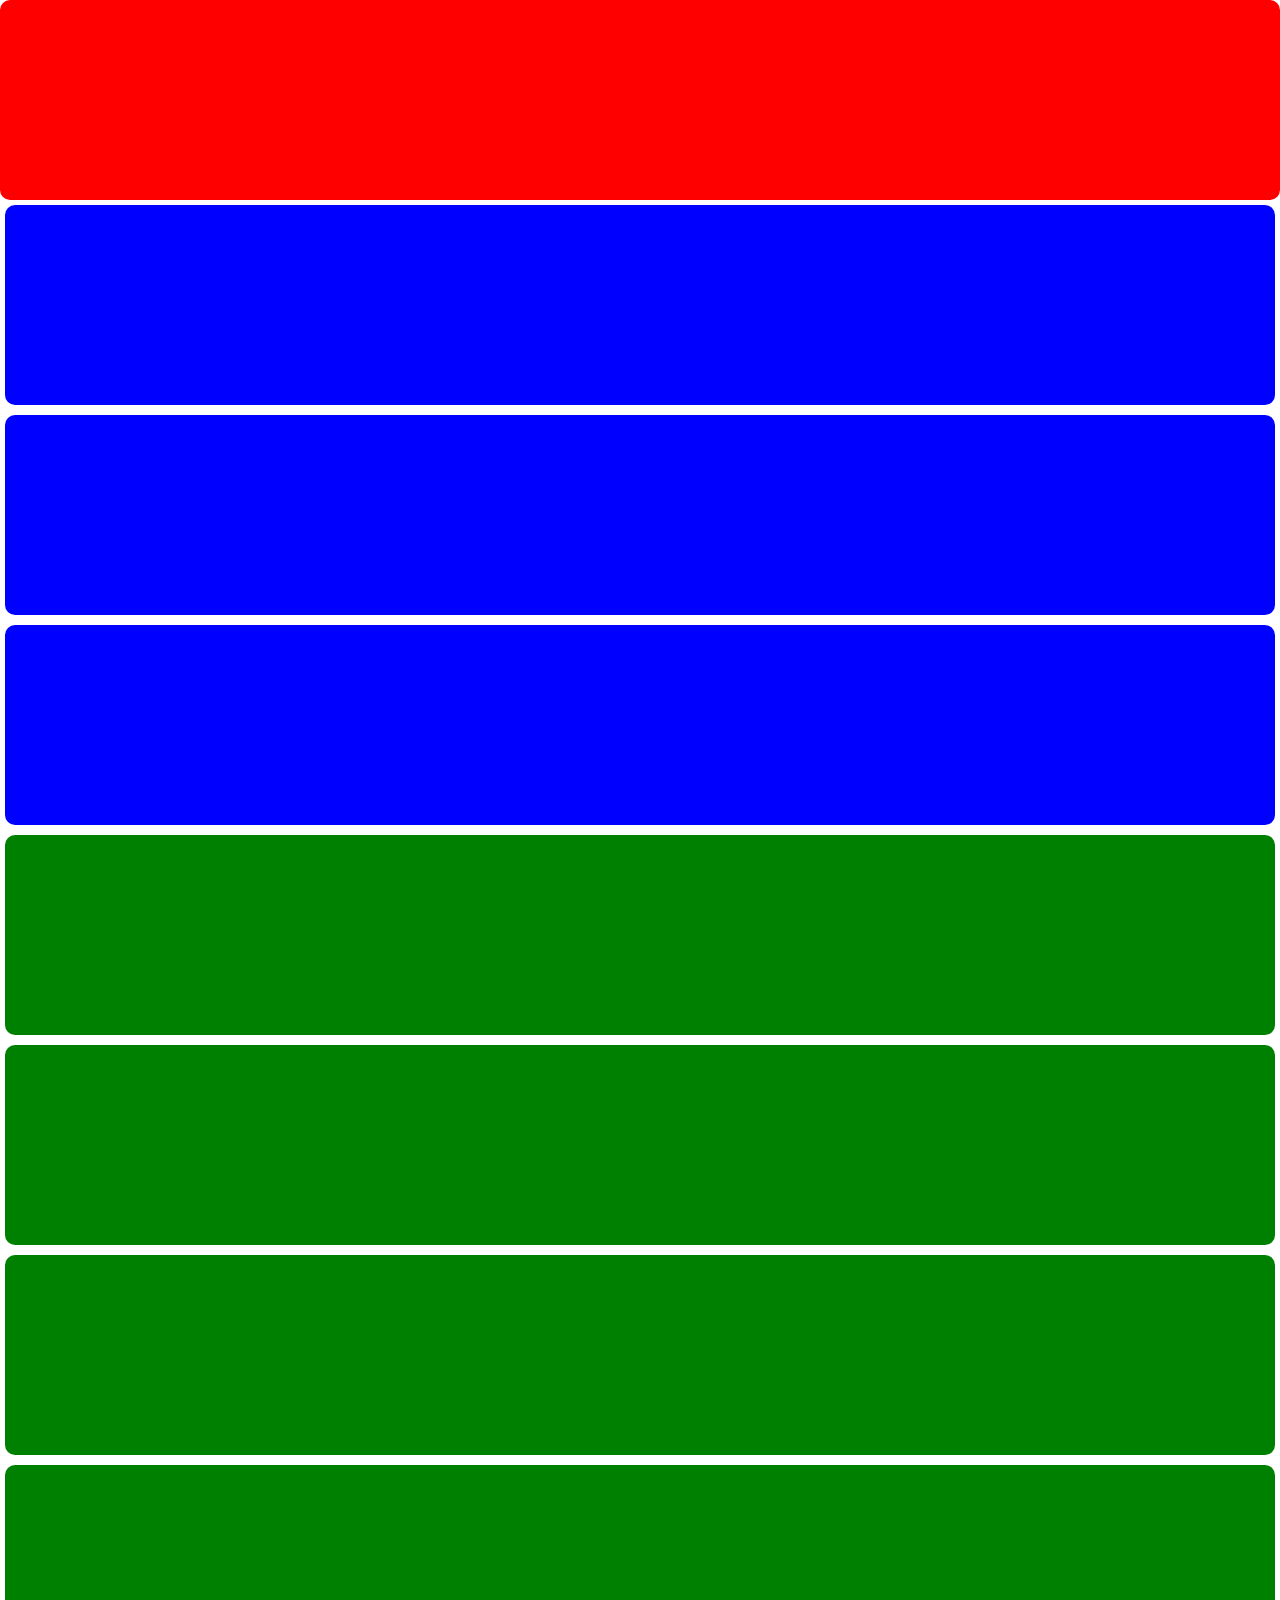
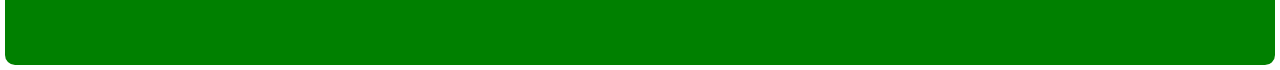
<file: CSS3/Responsive/index.html>
<!DOCTYPE html>
<html lang="en">
<head>
    <meta charset="UTF-8">
    <meta name="viewport" content="width=device-width, initial-scale=1.0">
    <title>Document</title>
    <style>
        *{
            padding: 0;
            margin: 0;
            box-sizing: border-box;
        }

        .box1 {
            width: 100%;
            height: 200px;
            background-color: red;
            border-radius: 10px;
        }
        .box2 {
            display: flex;
            flex-wrap: wrap;
            align-items: center;
            justify-content: center;
            width: 100%;
        }

        .box2 .sub-box1, .box2 .sub-box2, .box2 .sub-box3 {
            width: 490px;
            height: 200px;
            background-color: blue;
            margin: 5px;
            border-radius: 10px;
        }

        .box3 {
            display: flex;
            flex-wrap: wrap;
            align-items: center;
            justify-content: center;
            width: 100%;
        }
        .box3 .sub-box1, .box3 .sub-box2, .box3 .sub-box3, .box3 .sub-box4 {
            width:360px;
            height: 200px;
            background-color: green;
            margin: 5px;
            border-radius: 10px;
        }

        @media (min-width:768px) {
            .box1 {
                width: 100%;
            }
            .box2 .sub-box1, .box2 .sub-box2, .box2 .sub-box3 {
                width: 100%;
            }
            .box3 .sub-box1, .box3 .sub-box2, .box3 .sub-box3, .box3 .sub-box4 {
                width: 23%;
            }
        }

        @media (min-width:425px) {
            .box1 {
                width: 100%;
            }
            .box2 .sub-box1, .box2 .sub-box2, .box2 .sub-box3 {
                width: 100%;
            }
            .box3 .sub-box1, .box3 .sub-box2, .box3 .sub-box3, .box3 .sub-box4 {
                width: 100%;
            }
        }
    </style>
</head>
<body>
    <div class="box1"></div>
    <div class="box2">
        <div class="sub-box1"></div>
        <div class="sub-box2"></div>
        <div class="sub-box3"></div>
    </div>
    <div class="box3">
        <div class="sub-box1"></div>
        <div class="sub-box2"></div>
        <div class="sub-box3"></div>
        <div class="sub-box4"></div>
    </div>
</body>
</html>
</file>
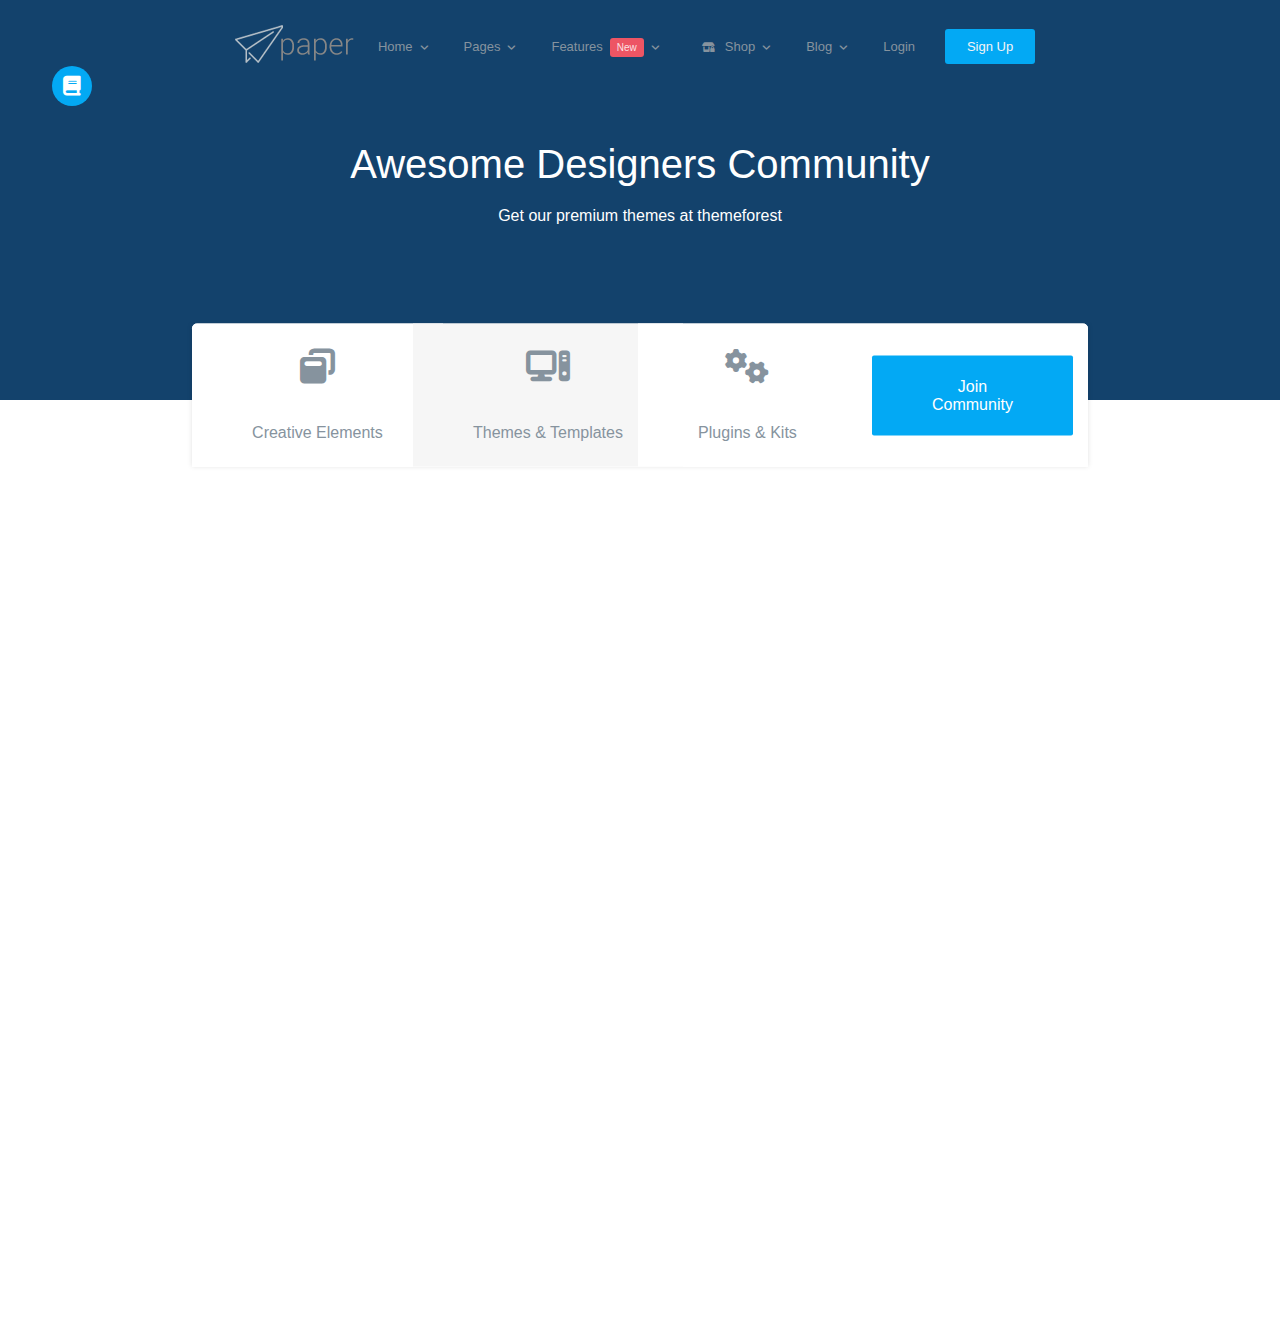
<file: CSS3/Webpage Task(Using Grid) New/index.html>
<!DOCTYPE html>
<html lang="en">
  <head>
    <meta charset="UTF-8" />
    <meta name="viewport" content="width=device-width, initial-scale=1.0" />
    <title>Webpage Task(Using Grid)</title>
    <link rel="shortcut icon" href="img/logo.png" type="image/x-icon">
    <link rel="stylesheet" href="style.css" />
    <!-- Fontwesome Icons -->
    <link
      rel="stylesheet"
      href="https://cdnjs.cloudflare.com/ajax/libs/font-awesome/6.7.2/css/all.min.css"
    />
  </head>
  <body>
    <main>
      <!-- Floating Button (Documentation) -->
        <a href="#" title="Documentation">
          <div class="documentation">
            <i class="fa-solid fa-book"></i>
          </div>
        </a>
        <!-- Header Section -->
      <header>
        <nav>
          <!-- Logo -->
          <div class="logo">
            <a href="#" title="Logo">
              <img src="img/logo.png" alt="Paper Logo" />
            </a>
          </div>
          <!-- Navigation Links -->
          <div class="nav-links">
            <ul>
              <li>
                <a href="#">Home<i class="fa-solid fa-angle-down"></i></a>
              </li>
              <li>
                <a href="#">Pages<i class="fa-solid fa-angle-down"></i></a>
              </li>
              <li>
                <a href="#">Features<span>New</span><i class="fa-solid fa-angle-down"></i></a>
              </li>
              <li>
                <a href="#"><i id="shop" class="fa-solid fa-shop-lock"></i>Shop<i class="fa-solid fa-angle-down"></i></a>
              </li>
              <li>
                <a href="#">Blog<i class="fa-solid fa-angle-down"></i></a>
              </li>
              <li>
                <a href="#">Login</a>
              </li>
            </ul>
            <!-- Authentication Button -->
            <div class="auth-btn">
              <!-- <input type="button" id="login" value="Login" /> -->
              <input type="button" value="Sign Up" />
            </div>
          </div>
        </nav>
        <!-- Hero Text -->
          <div class="hero-text">
            <p>Awesome Designers Community</p>
            <span>
                Get our premium themes at themeforest
            </span>
          </div>
      </header>

      <!-- Main Container (Section 1) -->
      <div class="main-container">
        <div class="grid-container">
          <!-- Grid Items -->
          <div class="grid-items">
            <div class="grid-item1 item-width">
              <i class="fa-solid fa-window-restore"></i>
              <p>Creative Elements</p>
            </div>
            <div class="grid-item2 item-width item2">
              <i class="fa-solid fa-computer"></i>
              <p>Themes & Templates</p>
            </div>
            <div class="grid-item3 item-width">
              <i class="fa-solid fa-gears"></i>
              <p>Plugins & Kits</p>
            </div>
            <div class="grid-item4 item-width item4">
              <button>Join <br> Community</button>
            </div>
          </div>
          <!-- Gallery -->
          <div class="items-gallery">
            <div class="grid-item1" id="item-hover"></div>
            <div class="grid-item2" id="item-hover"></div>
            <div class="grid-item3" id="item-hover"></div>
            <div class="grid-item4" id="item-hover"></div>
            <div class="grid-item5" id="item-hover"></div>
            <div class="grid-item6" id="item-hover"></div>
            <div class="grid-item7" id="item-hover"></div>
            <div class="grid-item8" id="item-hover"></div>
            <div class="grid-item9" id="item-hover"></div>
            <div class="grid-item10" id="item-hover"></div>
            <div class="grid-item11" id="item-hover"></div>
            <div class="grid-item12" id="item-hover"></div>
          </div>
        </div>
      </div>
    </main>
  </body>
</html>
</file>
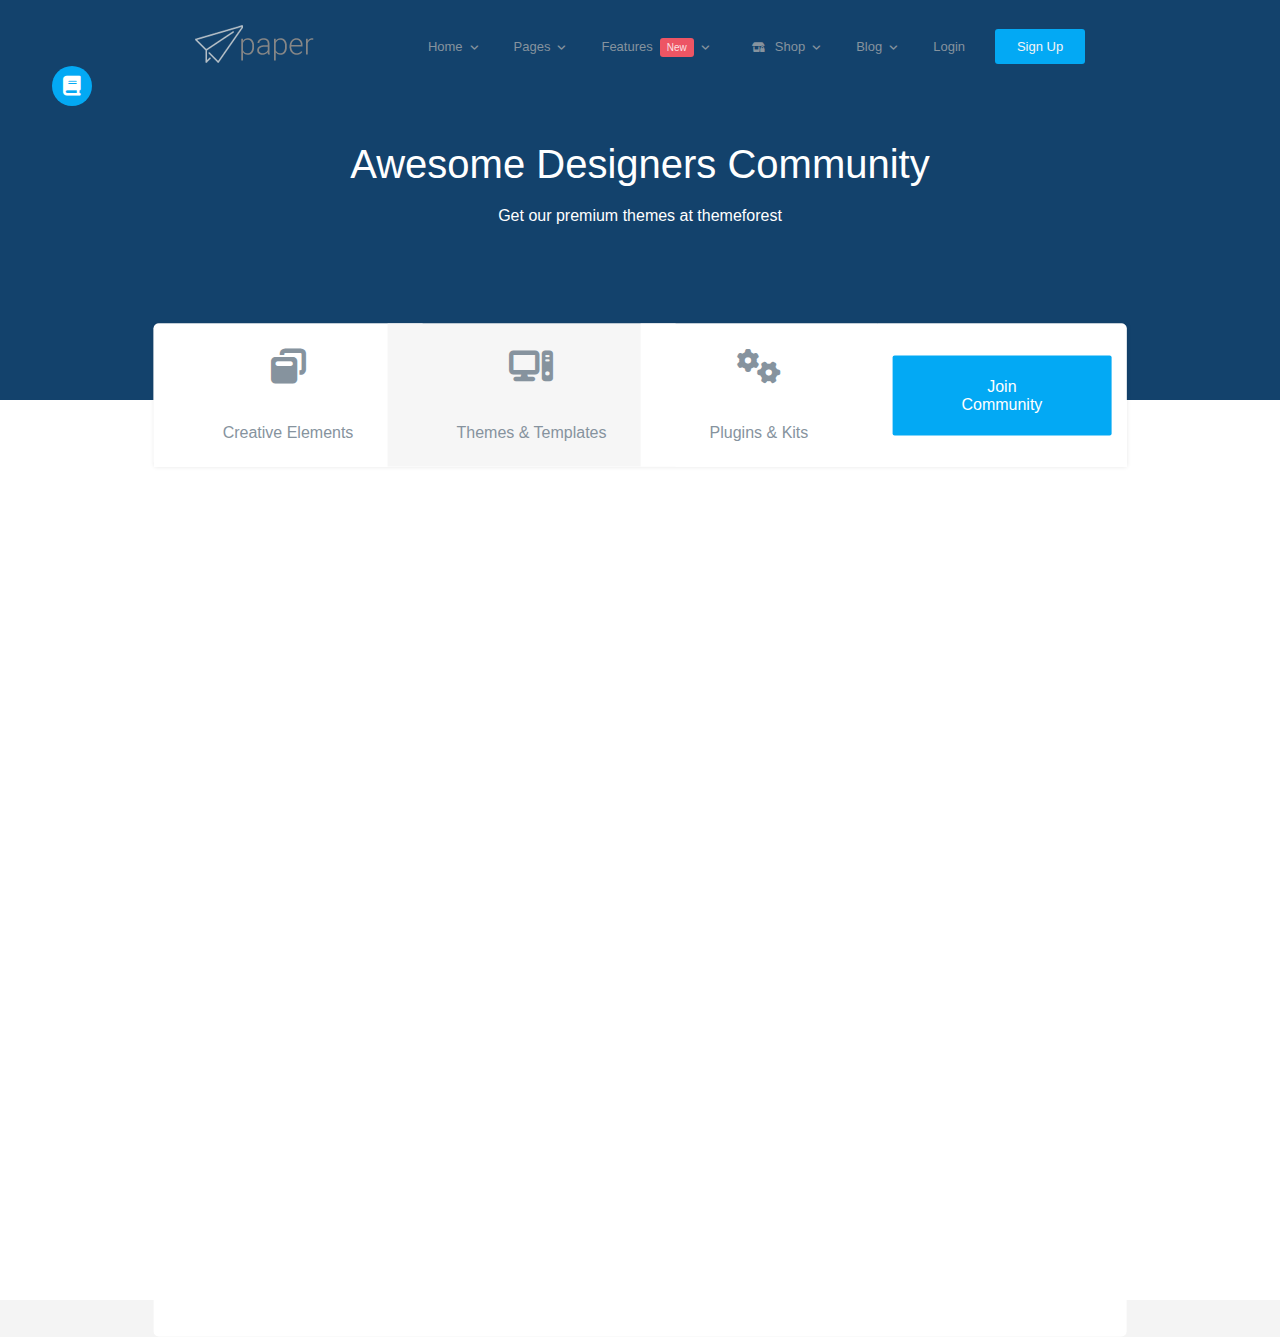
<file: CSS3/Webpage Task(Using Grid)/index.html>
<!DOCTYPE html>
<html lang="en">
  <head>
    <meta charset="UTF-8" />
    <meta name="viewport" content="width=device-width, initial-scale=1.0" />
    <title>Webpage Task(Using Grid)</title>
    <link rel="stylesheet" href="style.css" />
    <link
      rel="stylesheet"
      href="https://cdnjs.cloudflare.com/ajax/libs/font-awesome/6.7.2/css/all.min.css"
    />
  </head>
  <body>
    <main>
        <a href="#" title="Documentation">
          <div class="documentation">
            <i class="fa-solid fa-book"></i>
          </div>
        </a>
      <header>
        <nav>
          <div class="logo">
            <a href="#" title="Logo">
              <img src="img/logo.png" alt="Paper Logo" />
            </a>
          </div>
          <div class="nav-links">
            <ul>
              <li>
                <a href="#">Home<i class="fa-solid fa-angle-down"></i></a>
              </li>
              <li>
                <a href="#">Pages<i class="fa-solid fa-angle-down"></i></a>
              </li>
              <li>
                <a href="#">Features<span>New</span><i class="fa-solid fa-angle-down"></i></a>
              </li>
              <li>
                <a href="#"><i id="shop" class="fa-solid fa-shop-lock"></i>Shop<i class="fa-solid fa-angle-down"></i></a>
              </li>
              <li>
                <a href="#">Blog<i class="fa-solid fa-angle-down"></i></a>
              </li>
              <li>
                <a href="#">Login</a>
              </li>
            </ul>
            <div class="auth-btn">
              <!-- <input type="button" id="login" value="Login" /> -->
              <input type="button" value="Sign Up" />
            </div>
          </div>
        </nav>
          <div class="hero-text">
            <p>Awesome Designers Community</p>
            <span>
                Get our premium themes at themeforest
            </span>
          </div>
      </header>
      <div class="main-container">
        <div class="grid-container">
          <div class="grid-items">
            <div class="grid-item1 item-width">
              <i class="fa-solid fa-window-restore"></i>
              <p>Creative Elements</p>
            </div>
            <div class="grid-item2 item-width item2">
              <i class="fa-solid fa-computer"></i>
              <p>Themes & Templates</p>
            </div>
            <div class="grid-item3 item-width">
              <i class="fa-solid fa-gears"></i>
              <p>Plugins & Kits</p>
            </div>
            <div class="grid-item4 item-width item4">
              <button>Join <br> Community</button>
            </div>
          </div>
          <div class="items-gallery">
            <div class="grid-item1" id="item-hover"></div>
            <div class="grid-item2" id="item-hover"></div>
            <div class="grid-item3" id="item-hover"></div>
            <div class="grid-item4" id="item-hover"></div>
            <div class="grid-item5" id="item-hover"></div>
            <div class="grid-item6" id="item-hover"></div>
            <div class="grid-item7" id="item-hover"></div>
            <div class="grid-item8" id="item-hover"></div>
            <div class="grid-item9" id="item-hover"></div>
            <div class="grid-item10" id="item-hover"></div>
            <div class="grid-item11" id="item-hover"></div>
            <div class="grid-item12" id="item-hover"></div>
          </div>
        </div>
      </div>
    </main>
  </body>
</html>
</file>
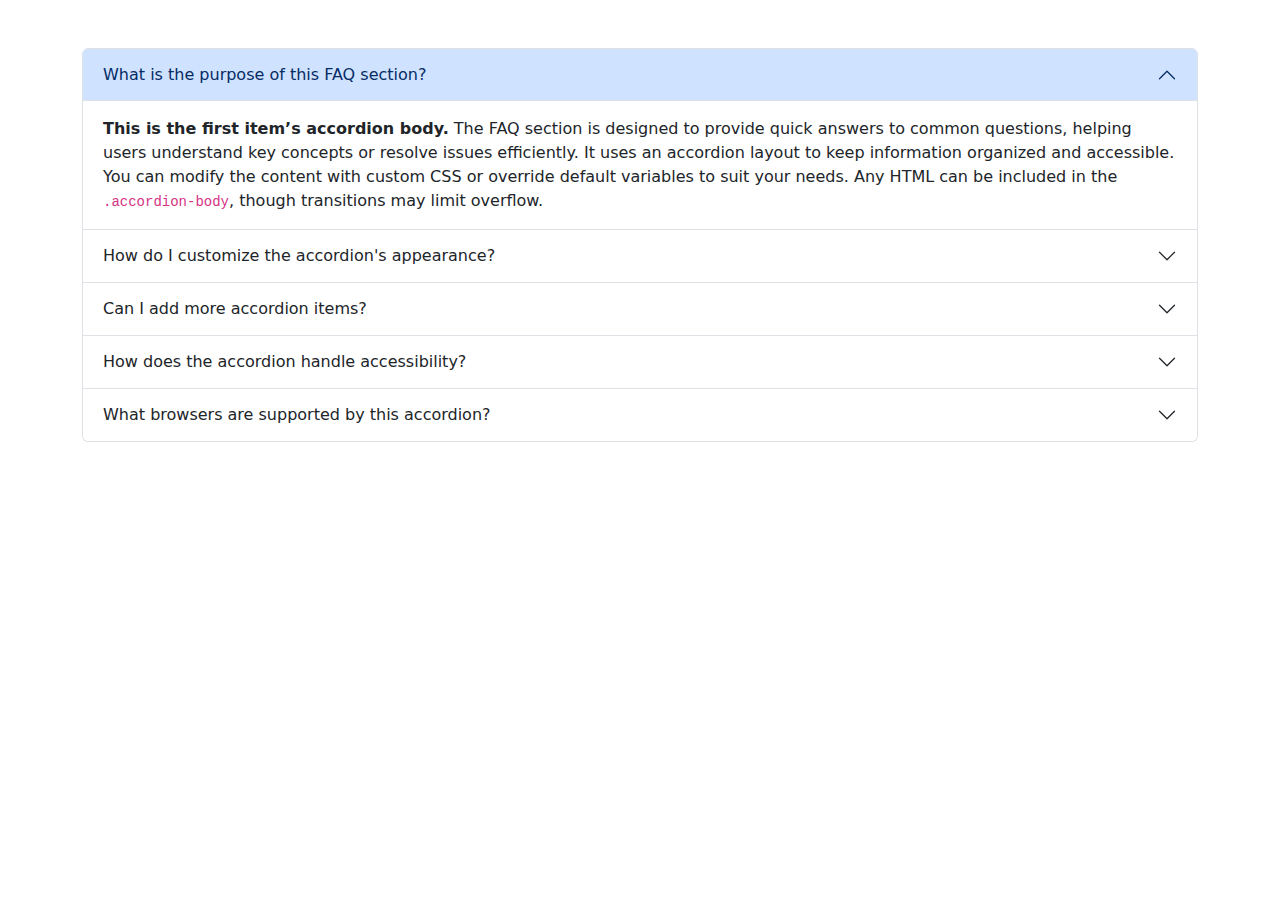
<file: Bootstrap/Practical/Question 1/index.html>
<!DOCTYPE html>
<html lang="en">
  <head>
    <meta charset="UTF-8" />
    <meta name="viewport" content="width=device-width, initial-scale=1.0" />
    <title>FAQ Section</title>
    <link
      rel="stylesheet"
      href="https://cdn.jsdelivr.net/npm/bootstrap@5.3.3/dist/css/bootstrap.min.css"
      integrity="sha384-QWTKZyjpPEjISv5WaRU9OFeRpok6YctnYmDr5pNlyT2bRjXh0JMhjY6hW+ALEwIH"
      crossorigin="anonymous"
    />
    <script
      src="https://cdn.jsdelivr.net/npm/bootstrap@5.3.3/dist/js/bootstrap.min.js"
      integrity="sha384-0pUGZvbkm6XF6gxjEnlmuGrJXVbNuzT9qBBavbLwCsOGabYfZo0T0to5eqruptLy"
      crossorigin="anonymous"
    ></script>
  </head>
  <body>
    <section class="container mt-5">
      <div class="accordion" id="accordionExample">
        <div class="accordion-item">
          <h2 class="accordion-header">
            <button
              class="accordion-button"
              type="button"
              data-bs-toggle="collapse"
              data-bs-target="#collapseOne"
              aria-expanded="true"
              aria-controls="collapseOne"
            >
              What is the purpose of this FAQ section?
            </button>
          </h2>
          <div
            id="collapseOne"
            class="accordion-collapse collapse show"
            data-bs-parent="#accordionExample"
          >
            <div class="accordion-body">
              <strong>This is the first item’s accordion body.</strong> The FAQ section is designed to provide quick answers to common questions, helping users understand key concepts or resolve issues efficiently. It uses an accordion layout to keep information organized and accessible. You can modify the content with custom CSS or override default variables to suit your needs. Any HTML can be included in the <code>.accordion-body</code>, though transitions may limit overflow.
            </div>
          </div>
        </div>
        <div class="accordion-item">
          <h2 class="accordion-header">
            <button
              class="accordion-button collapsed"
              type="button"
              data-bs-toggle="collapse"
              data-bs-target="#collapseTwo"
              aria-expanded="false"
              aria-controls="collapseTwo"
            >
              How do I customize the accordion's appearance?
            </button>
          </h2>
          <div
            id="collapseTwo"
            class="accordion-collapse collapse"
            data-bs-parent="#accordionExample"
          >
            <div class="accordion-body">
              <strong>This is the second item’s accordion body.</strong> You can customize the accordion by overriding Bootstrap’s default CSS variables or adding custom CSS. For example, modify the <code>--bs-accordion-bg</code> variable for background color or adjust padding in the <code>.accordion-body</code>. Use Bootstrap’s documentation for a full list of customizable variables. Note that transitions may limit overflow content.
            </div>
          </div>
        </div>
        <div class="accordion-item">
          <h2 class="accordion-header">
            <button
              class="accordion-button collapsed"
              type="button"
              data-bs-toggle="collapse"
              data-bs-target="#collapseThree"
              aria-expanded="false"
              aria-controls="collapseThree"
            >
              Can I add more accordion items?
            </button>
          </h2>
          <div
            id="collapseThree"
            class="accordion-collapse collapse"
            data-bs-parent="#accordionExample"
          >
            <div class="accordion-body">
              <strong>This is the third item’s accordion body.</strong> Yes, you can add more accordion items by following the same HTML structure. Ensure each item has a unique <code>id</code> for the collapse target and update the <code>data-bs-target</code> and <code>aria-controls</code> attributes accordingly. The Bootstrap collapse plugin will handle the show/hide functionality, but be mindful of overflow limitations.
            </div>
          </div>
        </div>
        <div class="accordion-item">
          <h2 class="accordion-header">
            <button
              class="accordion-button collapsed"
              type="button"
              data-bs-toggle="collapse"
              data-bs-target="#collapseFour"
              aria-expanded="false"
              aria-controls="collapseFour"
            >
              How does the accordion handle accessibility?
            </button>
          </h2>
          <div
            id="collapseFour"
            class="accordion-collapse collapse"
            data-bs-parent="#accordionExample"
          >
            <div class="accordion-body">
              <strong>This is the fourth item’s accordion body.</strong> Bootstrap’s accordion includes ARIA attributes like <code>aria-expanded</code> and <code>aria-controls</code> to ensure accessibility for screen readers. The <code>data-bs-parent</code> attribute ensures only one item is open at a time, improving navigation. Always test with assistive technologies to confirm compatibility and consider adding custom ARIA labels if needed.
            </div>
          </div>
        </div>
        <div class="accordion-item">
          <h2 class="accordion-header">
            <button
              class="accordion-button collapsed"
              type="button"
              data-bs-toggle="collapse"
              data-bs-target="#collapseFive"
              aria-expanded="false"
              aria-controls="collapseFive"
            >
              What browsers are supported by this accordion?
            </button>
          </h2>
          <div
            id="collapseFive"
            class="accordion-collapse collapse"
            data-bs-parent="#accordionExample"
          >
            <div class="accordion-body">
              <strong>This is the fifth item’s accordion body.</strong> The accordion, built with Bootstrap 5.3.3, supports modern browsers like Chrome, Firefox, Safari, Edge, and their mobile equivalents. Ensure you use the latest Bootstrap CDN links for optimal compatibility. For older browsers, consider adding polyfills or custom CSS to handle any rendering issues, keeping in mind transition limitations.
            </div>
          </div>
        </div>
      </div>
    </section>
  </body>
</html>
</file>
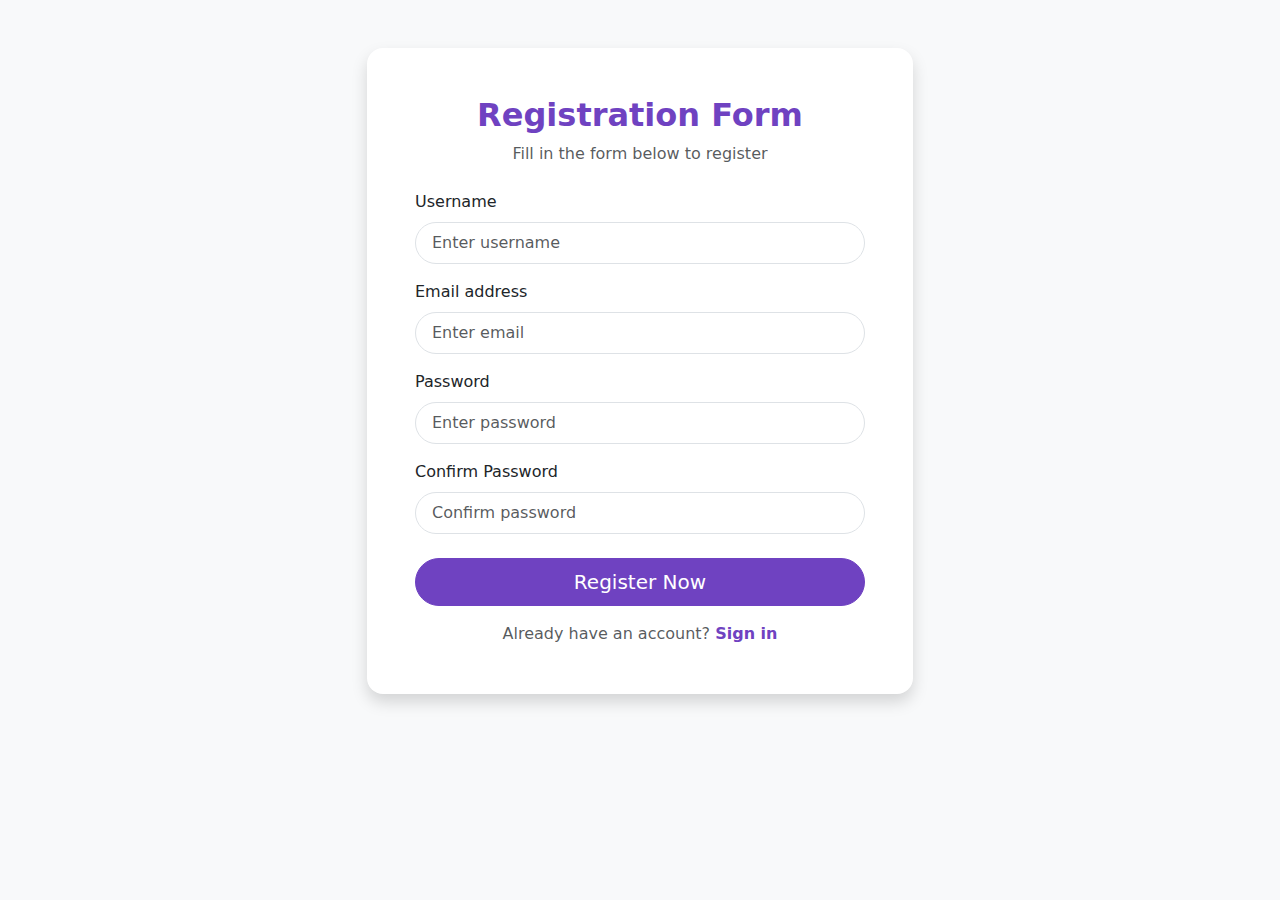
<file: Bootstrap/Practical/Question 2/index.html>
<!DOCTYPE html>
<html lang="en">
  <head>
    <meta charset="UTF-8" />
    <meta name="viewport" content="width=device-width, initial-scale=1.0" />
    <title>User Registration Form</title>
    <link
      href="https://cdn.jsdelivr.net/npm/bootstrap@5.3.3/dist/css/bootstrap.min.css"
      rel="stylesheet"
      integrity="sha384-QWTKZyjpPEjISv5WaRU9OFeRpok6YctnYmDr5pNlyT2bRjXh0JMhjY6hW+ALEwIH"
      crossorigin="anonymous"
    />

    <style>
      .btn-purple {
        background-color: #6f42c1;
        border-color: #6f42c1;
        color: white;
      }
      .btn-purple:hover {
        background-color: #ffffff;
        border-color: #5a32a3;
        color: #6f42c1;
      }
      .text-purple {
        color: #6f42c1 !important;
      }
    </style>

  </head>
  <body class="bg-light">
    <div class="container py-5">
      <div class="row justify-content-center">
        <div class="col-md-8 col-lg-6">
          <div class="card border-0 shadow rounded-4 overflow-hidden">
            <div class="card-body p-4 p-sm-5">
                <!-- Form Title -->
              <div class="text-center mb-4">
                <h2 class="fw-bold text-purple">Registration Form</h2>
                <p class="text-muted">Fill in the form below to register</p>
              </div>

              <form>
                <div class="mb-3">
                <!-- Username Field -->
                  <label for="username" class="form-label">Username</label>
                  <input
                    type="text"
                    class="form-control rounded-pill py-2 px-3"
                    id="username"
                    placeholder="Enter username"
                    required
                  />
                </div>

                <!-- E-mail Address -->
                <div class="mb-3">
                  <label for="email" class="form-label">Email address</label>
                  <input
                    type="email"
                    class="form-control rounded-pill py-2 px-3"
                    id="email"
                    placeholder="Enter email"
                    required
                  />
                </div>

                <!-- Password Field -->
                <div class="mb-3">
                  <label for="password" class="form-label">Password</label>
                  <input
                    type="password"
                    class="form-control rounded-pill py-2 px-3"
                    id="password"
                    placeholder="Enter password"
                    required
                  />
                </div>

                <div class="mb-4">
                  <label for="confirmPassword" class="form-label"
                    >Confirm Password</label
                  >
                  <input
                    type="password"
                    class="form-control rounded-pill py-2 px-3"
                    id="confirmPassword"
                    placeholder="Confirm password"
                    required
                  />
                </div>

                <div class="d-grid mb-3">
                  <button
                    type="submit"
                    class="btn btn-purple btn-lg rounded-pill py-2"
                  >
                    Register Now
                  </button>
                </div>

                <div class="text-center">
                  <p class="text-muted mb-0">
                    Already have an account?
                    <a
                      href="#"
                      class="text-purple text-decoration-none fw-semibold"
                      >Sign in</a
                    >
                  </p>
                </div>
              </form>
            </div>
          </div>
        </div>
      </div>
    </div>

    <!-- Bootstrap JS -->
    <script
      src="https://cdn.jsdelivr.net/npm/bootstrap@5.3.3/dist/js/bootstrap.bundle.min.js"
      integrity="sha384-YvpcrYf0tY3lHB60NNkmXc5s9fDVZLESaAA55NDzOxhy9GkcIdslK1eN7N6jIeHz"
      crossorigin="anonymous"
    ></script>

  </body>
</html>
</file>
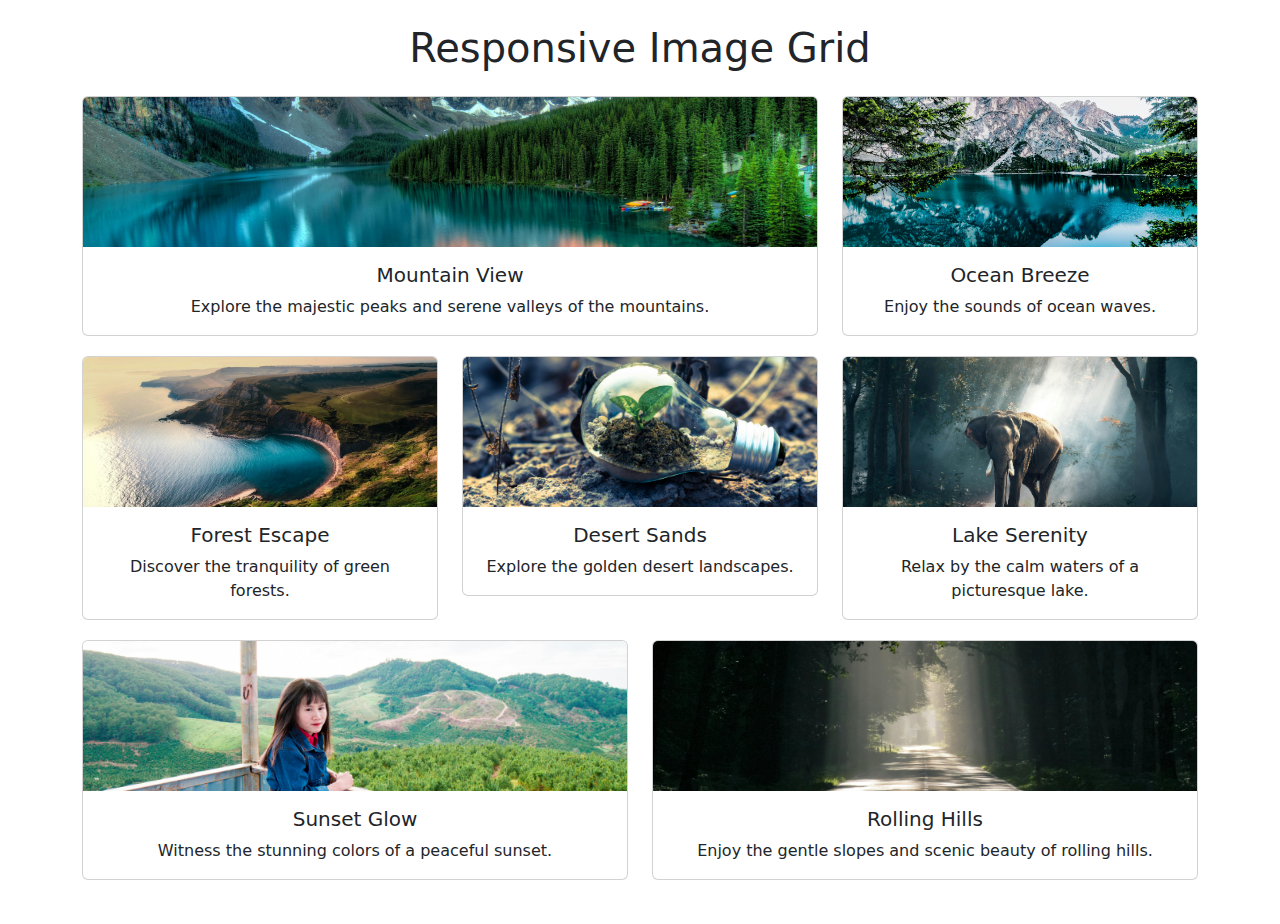
<file: Bootstrap/Practical/Question 4/index.html>
<!DOCTYPE html>
<html lang="en">
  <head>
    <meta charset="UTF-8" />
    <meta name="viewport" content="width=device-width, initial-scale=1.0" />
    <title>Responsive Grid Layout</title>
    <link
      href="https://cdn.jsdelivr.net/npm/bootstrap@5.3.3/dist/css/bootstrap.min.css"
      rel="stylesheet"
      integrity="sha384-QWTKZyjpPEjISv5WaRU9OFeRpok6YctnYmDr5pNlyT2bRjXh0JMhjY6hW+ALEwIH"
      crossorigin="anonymous"
    />
    <style>
      .card-img-top {
        height: 150px;
        object-fit: cover;
      }
      .card {
        margin-bottom: 20px;
      }
    </style>
  </head>
  <body>
    <div class="container text-center my-4">
      <h1 class="mb-4">Responsive Image Grid</h1>
      <div class="row">
        <!-- Card 1 -->
        <div class="col-md-8">
          <div class="card">
            <img src="assets/image1.jpeg" class="card-img-top" alt="Mountain" />
            <div class="card-body">
              <h5 class="card-title">Mountain View</h5>
              <p class="card-text">
                Explore the majestic peaks and serene valleys of the mountains.
              </p>
            </div>
          </div>
        </div>
        <!-- Card 2 -->
        <div class="col-12 col-md-4 offset-md-0">
          <div class="card">
            <img src="assets/image2.jpeg" class="card-img-top" alt="Ocean" />
            <div class="card-body">
              <h5 class="card-title">Ocean Breeze</h5>
              <p class="card-text">Enjoy the sounds of ocean waves.</p>
            </div>
          </div>
        </div>
      </div>

      <!-- Card 3 -->
      <div class="row">
        <div class="col-6 col-md-4">
          <div class="card">
            <img src="assets/image3.jpeg" class="card-img-top" alt="Forest" />
            <div class="card-body">
              <h5 class="card-title">Forest Escape</h5>
              <p class="card-text">
                Discover the tranquility of green forests.
              </p>
            </div>
          </div>
        </div>
        <!-- Card 4 -->
        <div class="col-6 col-md-4 offset-md-0">
          <div class="card">
            <img src="assets/image4.jpeg" class="card-img-top" alt="Desert" />
            <div class="card-body">
              <h5 class="card-title">Desert Sands</h5>
              <p class="card-text">Explore the golden desert landscapes.</p>
            </div>
          </div>
        </div>
        <!-- Card 5 -->
        <div class="col-12 col-md-4 offset-md-0">
          <div class="card">
            <img src="assets/image5.jpeg" class="card-img-top" alt="Lake" />
            <div class="card-body">
              <h5 class="card-title">Lake Serenity</h5>
              <p class="card-text">
                Relax by the calm waters of a picturesque lake.
              </p>
            </div>
          </div>
        </div>
      </div>

      <!-- Card 6 -->
      <div class="row">
        <div class="col-6 offset-0">
          <div class="card">
            <img src="assets/image6.jpeg" class="card-img-top" alt="Sunset" />
            <div class="card-body">
              <h5 class="card-title">Sunset Glow</h5>
              <p class="card-text">
                Witness the stunning colors of a peaceful sunset.
              </p>
            </div>
          </div>
        </div>
        <!-- Card 7 -->
        <div class="col-6 offset-0">
          <div class="card">
            <img
              src="assets/image7.jpeg"
              class="card-img-top"
              alt="Landscape"
            />
            <div class="card-body">
              <h5 class="card-title">Rolling Hills</h5>
              <p class="card-text">
                Enjoy the gentle slopes and scenic beauty of rolling hills.
              </p>
            </div>
          </div>
        </div>
      </div>
    </div>
  </body>
</html>
</file>
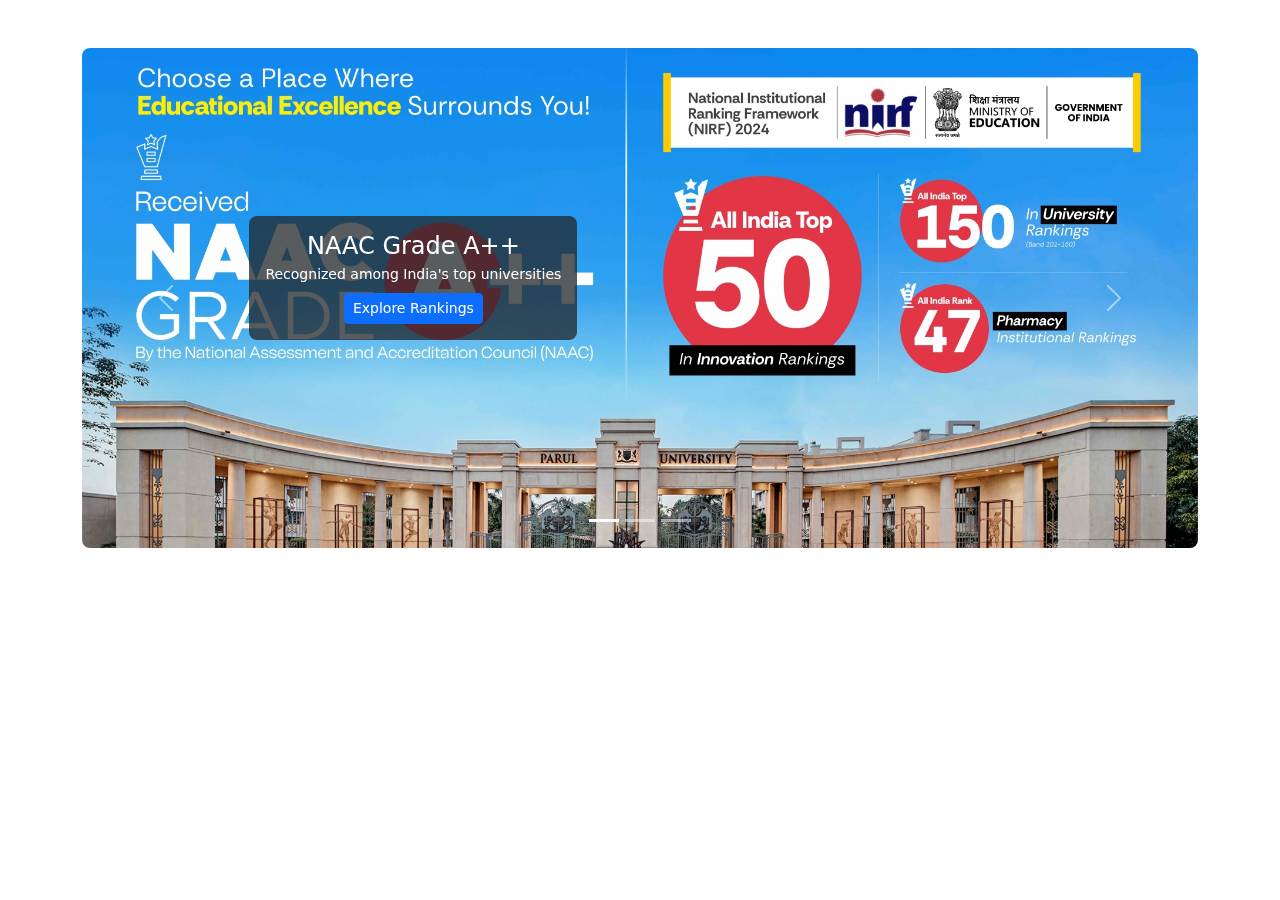
<file: Bootstrap/Practical/Question 5/index.html>
<!DOCTYPE html>
<html lang="en">
  <head>
    <meta charset="UTF-8" />
    <meta name="viewport" content="width=device-width, initial-scale=1.0" />
    <title>University Banner Carousel</title>
    <link
      href="https://cdn.jsdelivr.net/npm/bootstrap@5.3.3/dist/css/bootstrap.min.css"
      rel="stylesheet"
    />
  </head>
  <body>
    <!-- Carousel Container -->
    <div class="container-lg my-5">
      <div
        id="universityCarousel"
        class="carousel slide carousel-fade rounded-3 overflow-hidden"
        data-bs-ride="carousel"
      >
        <!-- Indicators -->
        <div class="carousel-indicators">
          <button
            type="button"
            data-bs-target="#universityCarousel"
            data-bs-slide-to="0"
            class="active"
            aria-current="true"
            aria-label="Slide 1"
          ></button>
          <button
            type="button"
            data-bs-target="#universityCarousel"
            data-bs-slide-to="1"
            aria-label="Slide 2"
          ></button>
          <button
            type="button"
            data-bs-target="#universityCarousel"
            data-bs-slide-to="2"
            aria-label="Slide 3"
          ></button>
        </div>

        <!-- Slides -->
        <div class="carousel-inner" style="max-height: 500px;">
          <!-- Slide 1 -->
          <div class="carousel-item active">
            <img
              src="assets/PU Top 50 NIRF.jpg"
              class="d-block w-100 object-fit-cover"
              alt="NAAC A++ Rating"
              style="height: 500px;"
            />
            <div class="carousel-caption d-flex h-100 align-items-center justify-content-start">
              <div class="bg-dark bg-opacity-75 p-3 rounded-3">
                <h2 class="h4 mb-1 text-white">NAAC Grade A++</h2>
                <p class="small mb-2 text-white d-none d-md-block">
                  Recognized among India's top universities
                </p>
                <a href="#" class="btn btn-sm btn-primary">Explore Rankings</a>
              </div>
            </div>
          </div>

          <!-- Slide 2 -->
          <div class="carousel-item">
            <img
              src="assets/Campus.jpg"
              class="d-block w-100 object-fit-cover"
              alt="University Campus"
              style="height: 500px;"
            />
            <div class="carousel-caption d-flex h-100 align-items-center justify-content-center">
              <div class="bg-dark bg-opacity-75 p-3 rounded-3">
                <h2 class="h4 mb-1 text-white">Our Beautiful Campus</h2>
                <p class="small mb-2 text-white d-none d-md-block">
                  50 acres of learning environment
                </p>
                <a href="#" class="btn btn-sm btn-success">Virtual Tour</a>
              </div>
            </div>
          </div>

          <!-- Slide 3 -->
          <div class="carousel-item">
            <img
              src="assets/PU_Gate.jpg"
              class="d-block w-100 object-fit-cover"
              alt="Admissions Open"
              style="height: 500px;"
            />
            <div class="carousel-caption d-flex h-100 align-items-center justify-content-end">
              <div class="bg-dark bg-opacity-75 p-3 rounded-3">
                <h2 class="h4 mb-1 text-white">Admissions 2024 Open</h2>
                <p class="small mb-2 text-white d-none d-md-block">
                  Diploma, UG & PG Programs
                </p>
                <a href="#" class="btn btn-sm btn-warning">Apply Now</a>
              </div>
            </div>
          </div>
        </div>

        <!-- Controls -->
        <button
          class="carousel-control-prev"
          type="button"
          data-bs-target="#universityCarousel"
          data-bs-slide="prev"
        >
          <span class="carousel-control-prev-icon" aria-hidden="true"></span>
          <span class="visually-hidden">Previous</span>
        </button>
        <button
          class="carousel-control-next"
          type="button"
          data-bs-target="#universityCarousel"
          data-bs-slide="next"
        >
          <span class="carousel-control-next-icon" aria-hidden="true"></span>
          <span class="visually-hidden">Next</span>
        </button>
      </div>
    </div>

    <script src="https://cdn.jsdelivr.net/npm/bootstrap@5.3.3/dist/js/bootstrap.bundle.min.js"></script>
  </body>
</html>
</file>
<file: CSS3/Grid Tasks/style.css>
.main {
    display: grid;
    grid-template-columns: auto auto auto auto auto auto;
    gap: 10px 10px;
    grid-column: 1/6;
    grid-row: 1/4;
}

.child {
    border: 1px solid #000;
    background-color: #ba8181;
    padding: 5px;
    text-align: center;
}

.SubGrid1 {
    display: grid;
    grid-template-columns: auto auto auto;
    /* grid-row: 1/4;
    grid-column: 1/6; */
    /* gap: 5px 5px; */
    /* border: 1px solid #000000; */
}

.SubGrid1 #child1 {
    grid-column: 1/2;
    grid-row: 1/2;
}

.SubGrid1 #child2 {
    grid-column: 2/4;
    grid-row: 1/2;
}

.SubGrid1 #child3 {
    grid-column: 1/3;
    grid-row: 2/3;
}

.SubGrid1 #child4 {
    grid-column: 3/4;
    grid-row: 2/3;
}

.SubGrid1 #child5 {
    grid-column: 1/2;
    grid-row: 3/4;
}

.SubGrid1 #child6 {
    grid-column: 2/4;
    grid-row: 3/4;
}

/* Sub Grid 2 */
.SubGrid2 {
    display: grid;
    grid-template-columns: auto auto auto;
    /* grid-row: 1/4;
    grid-column: 3/6; */
}

.SubGrid2 #child1 {
    grid-column: 1/2;
    grid-row: 1/2;
}

.SubGrid2 #child2 {
    grid-column: 2/3;
    grid-row: 1/3;
}

.SubGrid2 #child3 {
    grid-column: 3/4;
    grid-row: 1/2;
}

.SubGrid2 #child4 {
    grid-column: 1/2;
    grid-row: 2/4;
}

.SubGrid2 #child5 {
    grid-column: 2/3;
    grid-row: 3/4;
}

.SubGrid2 #child6 {
    grid-column: 3/4;
    grid-row: 2/4;
}

/* Sub Grid 3 */

.SubGrid3 {
    display: grid;
    grid-template-columns: auto auto auto;
    /* grid-row: 1/4;
    grid-column: 6/9; */
}

.SubGrid3 #child1 {
    grid-column: 1/3;
    grid-row: 1/3;
}

.SubGrid3 #child2 {
    grid-column: 3/4;
    grid-row: 1/2;
}

.SubGrid3 #child3 {
    grid-column: 3/4;
    grid-row: 2/3;
}

.SubGrid3 #child4 {
    grid-column: 1/2;
    grid-row: 3/4;
}

.SubGrid3 #child5 {
    grid-column: 2/3;
    grid-row: 3/4;
}

.SubGrid3 #child6 {
    grid-column: 3/4;
    grid-row: 3/4;
}

/* Sub Grid 4 */
.SubGrid4 {
    display: grid;
    grid-template-columns: auto auto auto auto auto;
    /* grid-row: 1/4;
    grid-column: 9/15; */
}

.SubGrid4 #child1 {
    grid-column: 1/3;
    grid-row: 1/2;
}

.SubGrid4 #child2 {
    grid-column: 3/4;
    grid-row: 1/2;
}

.SubGrid4 #child3 {
    grid-column: 4/6;
    grid-row: 1/2;
}

.SubGrid4 #child4 {
    grid-column: 1/2;
    grid-row: 2/3;
}

.SubGrid4 #child5 {
    grid-column: 2/5;
    grid-row: 2/4;
}

.SubGrid4 #child6 {
    grid-column: 5/6;
    grid-row: 2/3;
}

.SubGrid4 #child7 {
    grid-column: 1/2;
    grid-row: 3/4;
}

.SubGrid4 #child8 {
    grid-column: 5/6;
    grid-row: 3/4;
}

.SubGrid4 #child9 {
    grid-column: 1/3;
    grid-row: 4/5;
}

.SubGrid4 #child10 {
    grid-column: 3/4;
    grid-row: 4/5;
}

.SubGrid4 #child11 {
    grid-column: 4/6;
    grid-row: 4/5;
}

/* Sub Grid 5 */

.SubGrid5 {
    display: grid;
    grid-template-columns: auto auto auto;
    /* grid-row: 1/4;
    grid-column: 15/21; */
}

.SubGrid5 #child1 {
    grid-column: 1/3;
    grid-row: 1/3;
}

.SubGrid5 #child2 {
    grid-column: 3/7;
    grid-row: 1/3;
}

.SubGrid5 #child3 {
    grid-column: 1/3;
    grid-row: 3/5;
}

.SubGrid5 #child4 {
    grid-column: 3/4;
    grid-row: 3/4;
}

.SubGrid5 #child5 {
    grid-column: 4/5;
    grid-row: 3/4;
}

.SubGrid5 #child6 {
    grid-column: 3/4;
    grid-row: 4/5;
}

.SubGrid5 #child7 {
    grid-column: 4/5;
    grid-row: 4/5;
}

.SubGrid5 #child8 {
    grid-column: 5/7;
    grid-row: 3/5;
}

.SubGrid5 #child9 {
    grid-column: 1/5;
    grid-row: 5/6;
}

.SubGrid5 #child10 {
    grid-column: 5/7;
    grid-row: 5/6;
}

/* Sub Grid 6 */

.SubGrid6 {
    display: grid;
    grid-template-columns: auto auto auto;
    /* grid-row: 1/4;
    grid-column: 21/25; */
}

.SubGrid6 #child1 {
    grid-column: 1/2;
    grid-row: 1/2;
}

.SubGrid6 #child2 {
    grid-column: 2/3;
    grid-row: 1/2;
}

.SubGrid6 #child3 {
    grid-column: 3/4;
    grid-row: 1/2;
}

.SubGrid6 #child4 {
    grid-column: 1/4;
    grid-row: 2/3;
}

.SubGrid6 #child5 {
    grid-column: 1/2;
    grid-row: 3/4;
}

.SubGrid6 #child6 {
    grid-column: 2/3;
    grid-row: 3/4;
}

.SubGrid6 #child7 {
    grid-column: 3/4;
    grid-row: 3/4;
}

/* Sub Grid 7 */
.SubGrid7 {
    display: grid;
    grid-template-columns: auto auto auto;
    /* grid-row: 1/4;
    grid-column: 25/32; */
}

.SubGrid7 #child1 {
    grid-column: 1/7;
    grid-row: 1/3;
}

.SubGrid7 #child2 {
    grid-column: 1/2;
    grid-row: 3/4;
}

.SubGrid7 #child3 {
    grid-column: 2/3;
    grid-row: 3/4;
}

.SubGrid7 #child4 {
    grid-column: 3/5;
    grid-row: 3/5;
}

.SubGrid7 #child5 {
    grid-column: 5/7;
    grid-row: 3/5;
}

.SubGrid7 #child6 {
    grid-column: 1/3;
    grid-row: 4/5;
}

/* Sub Grid 8 */

.SubGrid8 {
    display: grid;
    grid-template-columns: auto auto auto;
    grid-row: 1/4;
    grid-column: 32/35;
}

.SubGrid8 #child1 {
    grid-column: 1/4;
    grid-row: 1/3;
}

.SubGrid8 #child2 {
    grid-column: 4/5;
    grid-row: 1/2;
}

.SubGrid8 #child3 {
    grid-column: 4/5;
    grid-row: 2/3;
}

.SubGrid8 #child4 {
    grid-column: 1/2;
    grid-row: 3/4;
}

.SubGrid8 #child5 {
    grid-column: 1/2;
    grid-row: 4/5;
}

.SubGrid8 #child6 {
    grid-column: 2/5;
    grid-row: 3/5;
}

/* Sub Grid 9 */
.SubGrid9 {
    display: grid;
    grid-template-columns: auto auto auto;
    grid-row: 1/4;
    grid-column: 35/39;
}

.SubGrid9 #child1 {
    grid-column: 1/4;
    grid-row: 1/3;
}

.SubGrid9 #child2 {
    grid-column: 1/2;
    grid-row: 3/4;
}

.SubGrid9 #child3 {
    grid-column: 2/3;
    grid-row: 3/5;
}

.SubGrid9 #child4 {
    grid-column: 3/4;
    grid-row: 3/4;
}

.SubGrid9 #child5 {
    grid-column: 1/2;
    grid-row: 4/5;
}

.SubGrid9 #child6 {
    grid-column: 3/4;
    grid-row: 4/5;
}

/* Sub Grid 10 */

.SubGrid10 {
    display: grid;
    grid-template-columns: auto auto auto;
    grid-row: 1/4;
    grid-column: 39/44;
}

.SubGrid10 #child1 {
    grid-column: 1/3;
    grid-row: 1/4;
}

.SubGrid10 #child2 {
    grid-column: 3/4;
    grid-row: 1/2;
}

.SubGrid10 #child3 {
    grid-column: 4/5;
    grid-row: 1/2;
}

.SubGrid10 #child4 {
    grid-column: 5/6;
    grid-row: 1/2;
}

.SubGrid10 #child5 {
    grid-column: 1/2;
    grid-row: 4/5;
}

.SubGrid10 #child6 {
    grid-column: 2/3;
    grid-row: 4/5;
}

.SubGrid10 #child7 {
    grid-column: 3/6;
    grid-row: 2/5;
}

.SubGrid10 #child8 {
    grid-column: 1/3;
    grid-row: 5/7;
}

.SubGrid10 #child9 {
    grid-column: 3/5;
    grid-row: 5/7;
}

.SubGrid10 #child10 {
    grid-column: 5/6;
    grid-row: 5/6;
}

.SubGrid10 #child11 {
    grid-column: 5/6;
    grid-row: 6/7;
}

/* Sub Grid 11 */

.SubGrid11 {
    display: grid;
    grid-template-columns: auto auto auto;
    grid-row: 1/7;
    grid-column: 44/50;
}

.SubGrid11 #child1 {
    grid-column: 1/4;
    grid-row: 1/3;
}

.SubGrid11 #child2 {
    grid-column: 4/5;
    grid-row: 1/2;
}

.SubGrid11 #child3 {
    grid-column: 4/5;
    grid-row: 2/3;
}

.SubGrid11 #child4 {
    grid-column: 5/7;
    grid-row: 1/3;
}

.SubGrid11 #child5 {
    grid-column: 1/3;
    grid-row: 3/5;
}

.SubGrid11 #child6 {
    grid-column: 3/4;
    grid-row: 3/4;
}

.SubGrid11 #child7 {
    grid-column: 3/4;
    grid-row: 4/5;
}

.SubGrid11 #child8 {
    grid-column: 4/7;
    grid-row: 3/5;
}

.SubGrid11 #child9 {
    grid-column: 1/4;
    grid-row: 5/7;
}

.SubGrid11 #child10 {
    grid-column: 4/5;
    grid-row: 5/6;
}

.SubGrid11 #child11 {
    grid-column: 4/5;
    grid-row: 6/7;
}

.SubGrid11 #child12 {
    grid-column: 5/7;
    grid-row: 5/7;
}

/* Sub Grid 12 */

.SubGrid12 {
    display: grid;
    grid-template-columns: auto auto auto;
    grid-row: 1/4;
    grid-column: 50/53;
}
.SubGrid12 #child1 {
    grid-column: 1/2;
    grid-row: 1/2;
}
.SubGrid12 #child2 {
    grid-column: 2/3;
    grid-row: 1/2;
}
.SubGrid12 #child3 {
    grid-column: 3/4;
    grid-row: 1/2;
}
.SubGrid12 #child4 {
    grid-column: 1/4;
    grid-row: 2/6;
}
.SubGrid12 #child5 {
    grid-column: 1/2;
    grid-row: 6/7;
}
.SubGrid12 #child6 {
    grid-column: 2/3;
    grid-row: 6/7;
}
.SubGrid12 #child7 {
    grid-column: 3/4;
    grid-row: 6/7;
}

/* Sub Grid 13 */

.SubGrid13 {
    display: grid;
    grid-template-columns: auto auto auto;
    grid-row: 1/4;
    grid-column: 55/61;
}

.SubGrid13 #child1 {
    grid-column: 1/6;
    grid-row: 1/5;
}
.SubGrid13 #child2 {
    grid-column: 1/2;
    grid-row: 5/6;
}
.SubGrid13 #child3 {
    grid-column: 2/3;
    grid-row: 5/6;
}
.SubGrid13 #child4 {
    grid-column: 3/4;
    grid-row: 5/6;
}
.SubGrid13 #child5 {
    grid-column: 4/5;
    grid-row: 5/6;
}
.SubGrid13 #child6 {
    grid-column: 5/6;
    grid-row: 5/6;
}

/* Sub Grid 14 */

.SubGrid14 {
    display: grid;
    grid-template-columns: auto auto auto;
    grid-row: 1/4;
    grid-column: 61/67;
}
.SubGrid14 #child1 {
    grid-column: 1/2;
    grid-row: 1/2;
}
.SubGrid14 #child2 {
    grid-column: 2/3;
    grid-row: 1/2;
}
.SubGrid14 #child3 {
    grid-column: 3/4;
    grid-row: 1/2;
}
.SubGrid14 #child4 {
    grid-column: 4/5;
    grid-row: 1/2;
}
.SubGrid14 #child5 {
    grid-column: 5/6;
    grid-row: 1/2;
}

/* Sub Grid 15 */

.SubGrid15 {
    display: grid;
    grid-template-columns: auto auto auto;
    grid-row: 1/4;
    grid-column: 67/73;
}

.SubGrid15 #child1 {
    grid-column: 1/6;
    grid-row: 1/2;
}
.SubGrid15 #child2 {
    grid-column: 1/6;
    grid-row: 2/3;
}
.SubGrid15 #child3 {
    grid-column: 1/6;
    grid-row: 3/4;
}
.SubGrid15 #child4 {
    grid-column: 1/6;
    grid-row: 4/5;
}
.SubGrid15 #child5 {
    grid-column: 1/6;
    grid-row: 5/6;
}

/* Sub Grid 16 */

.SubGrid16 {
    display: grid;
    grid-template-columns: auto auto auto;
    grid-row: 1/4;
    grid-column: 73/75;
}

.SubGrid16 #child1 {
    grid-column: 1/2;
    grid-row: 1/2;
}

.SubGrid16 #child2 {
    grid-column: 2/3;
    grid-row: 1/2;
}

.SubGrid16 #child3 {
    grid-column: 3/4;
    grid-row: 1/4;
}

.SubGrid16 #child4 {
    grid-column: 4/5;
    grid-row: 1/2;
}

.SubGrid16 #child5 {
    grid-column: 1/3;
    grid-row: 2/4;
}

.SubGrid16 #child6 {
    grid-column: 4/5;
    grid-row: 2/3;
}

.SubGrid16 #child7 {
    grid-column: 4/5;
    grid-row: 3/4;
}

.SubGrid16 #child8 {
    grid-column: 1/2;
    grid-row: 4/7;
}

.SubGrid16 #child9 {
    grid-column: 2/3;
    grid-row: 4/5;
}

.SubGrid16 #child10 {
    grid-column: 2/3;
    grid-row: 5/6;
}

.SubGrid16 #child11 {
    grid-column: 2/3;
    grid-row: 6/7;
}

.SubGrid16 #child12 {
    grid-column: 3/5;
    grid-row: 4/7;
}

/* Sub Grid 17 */

.SubGrid17 {
    display: grid;
    grid-template-columns: auto auto auto;
    grid-row: 1/4;
    grid-column: 75/80;
}

.SubGrid17 #child1 {
    grid-column: 1/2;
    grid-row: 1/2;
}

.SubGrid17 #child2 {
    grid-column: 2/3;
    grid-row: 1/2;
}

.SubGrid17 #child3 {
    grid-column: 3/4;
    grid-row: 1/2;
}

.SubGrid17 #child4 {
    grid-column: 1/2;
    grid-row: 2/3;
}

.SubGrid17 #child5 {
    grid-column: 2/3;
    grid-row: 2/3;
}

.SubGrid17 #child6 {
    grid-column: 3/4;
    grid-row: 2/3;
}

.SubGrid17 #child7 {
    grid-column: 1/2;
    grid-row: 3/4;
}

.SubGrid17 #child8 {
    grid-column: 2/3;
    grid-row: 3/4;
}

.SubGrid17 #child9 {
    grid-column: 3/4;
    grid-row: 3/4;
}

.SubGrid17 #child10 {
    grid-column: 1/2;
    grid-row: 4/5;
}

/* Sub Grid 18 */

.SubGrid18 {
    display: grid;
    grid-template-columns: auto auto auto;
    grid-row: 1/4;
    grid-column: 80/85;
}

.SubGrid18 #child1 {
    grid-column: 1/2;
    grid-row: 1/2;
}

.SubGrid18 #child2 {
    grid-column: 2/3;
    grid-row: 1/2;
}

.SubGrid18 #child3 {
    grid-column: 3/4;
    grid-row: 1/2;
}

.SubGrid18 #child4 {
    grid-column: 1/2;
    grid-row: 2/3;
}

.SubGrid18 #child5 {
    grid-column: 1/2;
    grid-row: 3/4;
}

.SubGrid18 #child6 {
    grid-column: 2/4;
    grid-row: 2/4;
}

.SubGrid18 #child7 {
    grid-column: 1/2;
    grid-row: 4/5;
}

.SubGrid18 #child8 {
    grid-column: 2/3;
    grid-row: 4/5;
}

.SubGrid18 #child9 {
    grid-column: 3/4;
    grid-row: 4/5;
}

/* Sub Grid 19 */

.SubGrid19 {
    display: grid;
    grid-template-columns: auto auto auto;
    grid-row: 1/4;
    grid-column: 85/90;
}

.SubGrid19 #child1 {
    grid-column: 1/5;
    grid-row: 1/3;
}

.SubGrid19 #child2 {
    grid-column: 1/5;
    grid-row: 3/5;
}

.SubGrid19 #child3 {
    grid-column: 1/2;
    grid-row: 5/7;
}

.SubGrid19 #child4 {
    grid-column: 2/3;
    grid-row: 5/6;
}

.SubGrid19 #child5 {
    grid-column: 2/3;
    grid-row: 6/7;
}

.SubGrid19 #child6 {
    grid-column: 3/4;
    grid-row: 5/7;
}

.SubGrid19 #child7 {
    grid-column: 4/5;
    grid-row: 5/6;
}

.SubGrid19 #child8 {
    grid-column: 4/5;
    grid-row: 6/7;
}

/* Sub Grid 20 */

.SubGrid20 {
    display: grid;
    grid-template-columns: auto auto auto;
    grid-row: 1/4;
    grid-column: 90/95;
}
.SubGrid20 #child1 {
    grid-column: 1/3;
    grid-row: 1/5;
}
.SubGrid20 #child2 {
    grid-column: 3/5;
    grid-row: 1/2;
}
.SubGrid20 #child3 {
    grid-column: 3/4;
    grid-row: 2/3;
}
.SubGrid20 #child4 {
    grid-column: 4/5;
    grid-row: 2/3;
}
.SubGrid20 #child5 {
    grid-column: 3/5;
    grid-row: 3/4;
}
.SubGrid20 #child6 {
    grid-column: 3/4;
    grid-row: 4/5;
}
.SubGrid20 #child7 {
    grid-column: 4/5;
    grid-row: 4/5;
}

/* Sub Grid 21 */

.SubGrid21 {
    display: grid;
    grid-template-columns: auto auto auto;
    grid-row: 1/4;
    grid-column: 95/100;
}

.SubGrid21 #child1 {
    grid-column: 1/2;
    grid-row: 1/3;
}

.SubGrid21 #child2 {
    grid-column: 2/3;
    grid-row: 1/4;
}

.SubGrid21 #child3 {
    grid-column: 3/4;
    grid-row: 1/3;
}

.SubGrid21 #child4 {
    grid-column: 1/2;
    grid-row: 3/5;
}

.SubGrid21 #child5 {
    grid-column: 3/4;
    grid-row: 3/5;
}

.SubGrid21 #child6 {
    grid-column: 1/2;
    grid-row: 5/7;
}

.SubGrid21 #child7 {
    grid-column: 2/3;
    grid-row: 4/7;
}

.SubGrid21 #child8 {
    grid-column: 3/4;
    grid-row: 5/7;
}

/* Sub Grid 22 */

.SubGrid22 {
    display: grid;
    grid-template-columns: auto auto auto;
    grid-row: 1/4;
    grid-column: 100/105;
}

.SubGrid22 #child1 {
    grid-column: 1/5;
    grid-row: 1/5;
}

.SubGrid22 #child2 {
    grid-column: 5/7;
    grid-row: 1/3;
}

.SubGrid22 #child3 {
    grid-column: 5/6;
    grid-row: 3/4;
}

.SubGrid22 #child4 {
    grid-column: 6/7;
    grid-row: 3/4;
}

.SubGrid22 #child5 {
    grid-column: 5/6;
    grid-row: 4/5;
}

.SubGrid22 #child6 {
    grid-column: 6/7;
    grid-row: 4/5;
}

.SubGrid22 #child7 {
    grid-column: 1/3;
    grid-row: 5/7;
}

.SubGrid22 #child8 {
    grid-column: 3/4;
    grid-row: 5/6;
}

.SubGrid22 #child9 {
    grid-column: 4/5;
    grid-row: 5/6;
}

.SubGrid22 #child10 {
    grid-column: 3/4;
    grid-row: 6/7;
}

.SubGrid22 #child11 {
    grid-column: 4/5;
    grid-row: 6/7;
}

.SubGrid22 #child12 {
    grid-column: 5/7;
    grid-row: 5/7;
}

/* Sub Grid 23 */

.SubGrid23 {
    display: grid;
    grid-template-columns: auto auto auto;
    grid-row: 1/4;
    grid-column: 105/110;
}

.SubGrid23 #child1 {
    grid-column: 1/2;
    grid-row: 1/2;
}

.SubGrid23 #child2 {
    grid-column: 2/3;
    grid-row: 1/2;
}

.SubGrid23 #child3 {
    grid-column: 3/4;
    grid-row: 1/2;
}

.SubGrid23 #child4 {
    grid-column: 1/2;
    grid-row: 2/3;
}

.SubGrid23 #child5 {
    grid-column: 2/3;
    grid-row: 2/3;
}

.SubGrid23 #child6 {
    grid-column: 3/4;
    grid-row: 2/3;
}

.SubGrid23 #child7 {
    grid-column: 1/2;
    grid-row: 3/4;
}

.SubGrid23 #child8 {
    grid-column: 2/3;
    grid-row: 3/4;
}

.SubGrid23 #child9 {
    grid-column: 3/4;
    grid-row: 3/4;
}

.SubGrid23 #child10 {
    grid-column: 1/2;
    grid-row: 4/5;
}

/* Sub Grid 24 */

.SubGrid24 {
    display: grid;
    grid-template-columns: auto auto auto;
    grid-row: 1/4;
    grid-column: 110/115;
}

.SubGrid24 #child1 {
    grid-column: 1/2;
    grid-row: 1/2;
}

.SubGrid24 #child2 {
    grid-column: 2/3;
    grid-row: 1/2;
}

.SubGrid24 #child3 {
    grid-column: 3/4;
    grid-row: 1/2;
}

.SubGrid24 #child4 {
    grid-column: 1/2;
    grid-row: 2/4;
}

.SubGrid24 #child5 {
    grid-column: 2/4;
    grid-row: 2/6;
}

.SubGrid24 #child6 {
    grid-column: 1/2;
    grid-row: 4/6;
}

.SubGrid24 #child7 {
    grid-column: 1/2;
    grid-row: 6/7;
}

.SubGrid24 #child8 {
    grid-column: 2/3;
    grid-row: 6/7;
}

.SubGrid24 #child9 {
    grid-column: 3/4;
    grid-row: 6/7;
}
</file>
<file: CSS3/Project 1/style.css>
* {
    padding: 0;
    margin: 0;
    box-sizing: border-box;
    scroll-behavior: smooth;
}

body {
    font-family: 'libre baskervilles';
    background-color: #ffffff;
    color: #3E2B24;
}

/* Floating Message Icon */

.message {
    height: 50px;
    width: 50px;
    background-color: #c5b592;
    top: 90%;
    left: 85%;
    transform: translate(-50%, -50%);
    position: fixed;
    z-index: 9999;
    display: flex;
    flex-direction: column;
    align-items: center;
    justify-content: center;
    box-shadow: 0 0 10px rgba(0, 0, 0, 0.5);
    -webkit-border-radius: 50%;
    -moz-border-radius: 50%;
    -ms-border-radius: 50%;
    -o-border-radius: 50%;
    border-radius: 50%;
}

.message i {
    font-size: 25px;
    color: #3E2B24;
    transition: ease-in-out 0.3s;
}

.message i:hover {
    color: #644d45;
    -webkit-transition: ease-in-out 0.3s;
    -moz-transition: ease-in-out 0.3s;
    -ms-transition: ease-in-out 0.3s;
    -o-transition: ease-in-out 0.3s;
    transition: ease-in-out 0.3s;
}

/* Navigation Bar */

nav {
    background-color: #f1ece9;
    padding: 15px 20px;
    top: 0;
    left: 0;
    width: 100%;
    position: fixed;
    z-index: 1000;
}

nav i {
    display: block;
}

nav .nav-links ul {
    display: none;
}

nav .name {
    display: flex;
    align-items: center;
    justify-content: space-between;
    margin: 0px 10px;
}

nav .name h1 {
    font-size: 20px;
    text-align: center;
}

nav .social-links {
    display: flex;
    gap: 20px;
    align-items: center;
}

nav .social-links a {
    display: none;
}

nav button {
    display: none;
    background-color: #3E2B24;
    color: #c5b592;
    border: none;
    padding: 8px 15px;
    border: 1px solid #3E2B24;
    cursor: pointer;
    font-family: 'libre baskervilles';
    font-size: 14px;
    transition: ease-in-out 0.3s;
}

nav button:hover {
    background-color: #c5b592;
    color: #3E2B24;
    border: 1px solid #3E2B24;
    -webkit-transition: ease-in-out 0.3s;
    -webkit-transition: e;
    -moz-transition: e;
    -ms-transition: e;
    -o-transition: e;
    transition: ease-in-out 0.3s;
}

/* Main Content of Webpage */

/* Hero Section */

.hero {
    background: url('img/background-hero.avif') no-repeat center center/cover;
    height: 100%;
    width: 100%;
    display: flex;
    background-attachment: fixed;
}

.hero-text {
    background-attachment: scroll;
    margin-left: 30px;
}

.hero-text h5 {
    padding-top: 150px;
    font-size: 25px;
    font-weight: 500;
    color: #3E2B24;
    padding-bottom: 60px;
    font-style: italic;
    font-family: 'libre baskervilles';
}

.hero-text span {
    font-size: 40px;
    font-weight: 600;
    font-style: normal;
    letter-spacing: 8px;
    text-transform: uppercase;
    font-family: 'libre baskervilles';
}

.hero-text p {
    font-size: 14px;
    font-weight: 300;
    width: 250px;
    /* line-height: 25px; */
}

.hero-text button {
    background-color: #3E2B24;
    color: #c5b592;
    border: none;
    padding: 8px 15px;
    border: 1px solid #3E2B24;
    cursor: pointer;
    font-family: 'libre baskervilles';
    font-size: 14px;
    transition: ease-in-out 0.3s;
    margin-top: 20px;
    margin-bottom: 50px;
}

.hero-text button:hover {
    background-color: #c5b592;
    color: #3E2B24;
    border: 1px solid #3E2B24;
    -webkit-transition: ease-in-out 0.3s;
    -webkit-transition: e;
    -moz-transition: e;
    -ms-transition: e;
    -o-transition: e;
    transition: ease-in-out 0.3s;
}

/* Second Section */

.second {
    height: 100%;
    align-items: center;
    justify-content: center;
    display: flex;
    flex-direction: column;
    background-color: #f1ece9;
}

.second .content {
    width: 85%;
    margin-top: 50px;
}

.second .content p {
    font-size: 14px;
    font-weight: 300;
    /* line-height: 25px; */
    margin-bottom: 10px;
}

.second .content h3 {
    font-size: 20px;
    font-weight: 500;
    text-align: justify;
    color: #3E2B24;
    padding-bottom: 20px;
    font-family: 'libre baskervilles';
}

.second .content h3 span {
    font-style: italic;
}

.second .image-container {
    display: flex;
    flex-direction: column;
    align-items: center;
    justify-content: center;
    gap: 25px;
    margin-top: 25px;
    margin-bottom: 50px;
}

.second .image-container .image1 img {
    width: 270px;
    height: auto;
    box-shadow: 0 0 20px rgba(0, 0, 0, 0.1);
}

.second .image-container .image2 img {
    width: 270px;
    height: auto;
    box-shadow: 0 0 20px rgba(0, 0, 0, 0.1);
}

/* Building Section */

.building {
    height: 100%;
    align-items: center;
    justify-content: center;
    display: flex;
    flex-direction: column;
    background-color: #c5b592;
}

.building .building-content {
    width: 85%;
    margin-top: 50px;
}

.building .building-content p {
    font-size: 14px;
    font-weight: 300;
    /* line-height: 25px; */
    margin-bottom: 10px;
}

.building .building-content h3 {
    font-size: 20px;
    font-weight: 500;
    color: #3E2B24;
    text-align: justify;
    padding-bottom: 10px;
    font-family: 'libre baskervilles';
}

.building .building-content h3 span {
    font-style: italic;
}

.building .building-images {
    display: flex;
    flex-direction: column;
    align-items: center;
    justify-content: space-between;
    margin-top: 50px;
    gap: 25px;
    margin-bottom: 50px;
}

.building .building-images img {
    width: 270px;
    height: auto;
    box-shadow: 0 0 20px rgba(0, 0, 0, 0.1);
}

.building .building-specs {
    width: 100%;
    display: flex;
    flex-direction: column;
    justify-content: space-between;
    flex-wrap: wrap;
    gap: 25px;
    padding: 0px 28px;
    margin-bottom: 50px;
}

.building .building-specs .type h2 {
    font-size: 20px;
    font-weight: 500;
    color: #3E2B24;
    font-style: italic;
    font-family: 'libre baskervilles';
}

.building .building-specs .info {
    align-items: center;
    justify-content: space-between;
}

.building .building-specs .info p {
    line-height: 20px;
}

.building .building-specs .features {
    align-items: center;
    justify-content: space-between;
}

.building .building-specs .features p {
    line-height: 20px;
}

.building .building-specs .info-buttons button {
    background-color: #3E2B24;
    color: #C4B693;
    border: none;
    padding: 8px 15px;
    cursor: pointer;
    font-size: 14px;
}

.building .building-specs .info-buttons .view {
    background-color: transparent !important;
    color: #3E2B24;
    border: 1px solid #3E2B24;
    padding: 8px 20px;
    cursor: pointer;
    font-size: 14px;
    margin-top: 10px;
}

.building .building-specs .info-buttons button:hover {
    background-color: transparent !important;
    color: #3E2B24;
    /* border: 1px solid #3E2B24; */
    -webkit-transition: ease-in-out 0.3s;
    -moz-transition: ease-in-out 0.3s;
    -ms-transition: ease-in-out 0.3s;
    -o-transition: ease-in-out 0.3s;
    transition: ease-in-out 0.3s;
}

.building .building-specs .info-buttons .view:hover {
    background-color: #3E2B24 !important;
    color: #C4B693;
    border: 1px solid #3E2B24;
}

.building2 {
    background-color: rgb(99, 88, 65);
    color: #C4B693;
}

.building2 .building-content2 h3 {
    color: #C4B693 !important;
}

.building2 .type2 h2 {
    color: #C4B693 !important;
}

.building2 .building-specs .info-buttons button {
    background-color: #c5b592 !important;
    color: #3E2B24 !important;
    border: 1px solid #c5b592 !important;
}

.building2 .building-specs .info-buttons .view {
    background-color: transparent !important;
    color: #c5b592 !important;
    border: 1px solid #c5b592 !important;
}

.building2 .building-specs .info-buttons button:hover {
    background-color: transparent !important;
    color: #c5b592 !important;
    border: 1px solid #c5b592 !important;
}

.building2 .building-specs .info-buttons .view:hover {
    background-color: #c5b592 !important;
    color: #3E2B24 !important;
}

.building3 {
    background-color: rgb(62, 44, 36);
    color: #c5b592;
}

.building3 .building-content3 h3 {
    color: #c5b592 !important;
}

.building3 .type3 h2 {
    color: #c5b592 !important;
    font-size: 20px;
    font-weight: 500;
    font-style: italic;
    /* padding-bottom: 10px; */
    font-family: 'libre baskervilles';
}

.building3 .building-specs .info-buttons button {
    background-color: #c5b592 !important;
    color: #3E2B24 !important;
    border: 1px solid #c5b592 !important;
}

.building3 .building-specs .info-buttons .view {
    background-color: transparent !important;
    color: #c5b592 !important;
    border: 1px solid #c5b592 !important;
}

.building3 .building-specs .info-buttons button:hover {
    background-color: transparent !important;
    color: #c5b592 !important;
    border: 1px solid #c5b592 !important;
}

.building3 .building-specs .info-buttons .view:hover {
    background-color: #c5b592 !important;
    color: #3E2B24 !important;
}

/* Quotes Section */

.quotes {
    height: 100%;
    display: flex;
    flex-direction: column;
    background-color: #ffffff;
    margin: 50px 0px;
}

.quotes .img1 {
    padding: 20px;
    align-items: start;
    justify-content: center;
    display: flex;
}

.quotes .img1 img {
    width: 150px;
    height: auto;
}

.quotes .quote {
    align-items: center;
    justify-content: center;
}

.quotes .quote p {
    font-size: 20px;
    font-weight: 300;
    font-family: 'libre baskervilles';
    padding: 50px;
    text-align: justify;
}

.quotes .quote p span {
    font-style: italic;
    font-family: 'libre baskervilles';
}

.quotes .img2 {
    padding: 20px;
    align-items: center;
    justify-content: center;
}

.quotes .img2 img {
    width: auto;
    height: 200px;
    margin-left: 15px;
}

/* Location Section */

.location {
    height: 100%;
    align-items: center;
    justify-content: center;
    display: flex;
    flex-direction: column;
    background-color: #c5b592;
}

.location p {
    font-size: 14px;
    font-weight: 300;
    margin-top: 50px;
}

.location .timing {
    display: flex;
    align-items: center;
    justify-content: space-between;
    gap: 20px;
    margin: 0px 20px;
    margin-top: 20px;
}

.location .timing h1 {
    text-align: center;
    font-size: 20px;
    font-weight: 600;
    color: #3E2B24;
    font-style: italic;
    font-family: 'libre baskervilles';
}

.location .timing p {
    font-size: 14px;
    font-weight: 300;
    margin-top: 5px;
    text-align: center;
}

.location .map {
    display: flex;
    align-items: center;
    justify-content: center;
}

.location .map img {
    width: 270px;
    height: auto;
    margin-top: 50px;
}

/* Architect Cards */

.architect-card {
    display: flex;
    flex-direction: column;
    align-items: center;
    justify-content: center;
    gap: 10px;
    margin-top: 25px;
    margin-bottom: 15px;
}

.architect-card2 {
    display: flex;
    flex-direction: column-reverse;
    align-items: center;
    justify-content: center;
    gap: 25px;
    margin: 50px 0px;
}

.architect-card .architect-image {
    padding: 0px;
}

.architect-card .architect-info svg {
    margin-top: 20px;
    margin-left: 60px;
    height: 60px;
    width: auto;
}

.architect-card .architect-image img {
    width: 270px;
    height: auto;
}

.architect-card .architect-info {
    padding: 0px 32px;
}

.architect-card .architect-info h6 {
    font-size: 16px;
    font-weight: 500;
    color: #3E2B24;
    margin-bottom: 20px;
    font-family: 'libre baskervilles';
}

.architect-card .architect-info h5 {
    font-size: 16px;
    font-weight: 500;
    color: #3E2B24;
    margin-top: 20px;
    font-family: 'libre baskervilles';
}

.architect-card .architect-info h1 {
    font-size: 25px;
    font-family: 'libre baskervilles';
}

.architect-card .architect-info p {
    font-size: 14px;
    font-weight: 300;
    margin-top: 20px;
    text-align: justify;
}

.architect-card .architect-img {
    padding: 20px;
}

.architect-card2 .architect-information {
    padding: 0px 32px;
}

.architect-card2 .architect-information h6 {
    font-size: 16px;
    font-weight: 500;
    color: #3E2B24;
    margin-bottom: 20px;
    font-family: 'libre baskervilles';
}

.architect-card2 .architect-information h5 {
    font-size: 16px;
    font-weight: 500;
    color: #3E2B24;
    margin-top: 20px;
    font-family: 'libre baskervilles';
}

.architect-card2 .architect-information h1 {
    font-size: 25px;
    font-family: 'libre baskervilles';
}

.architect-card2 .architect-information p {
    font-size: 14px;
    font-weight: 300;
    margin-top: 20px;
    text-align: justify;
}

.architect-card2 .architect-img img {
    width: 270px;
    height: auto;
}

/* Amenities Section */

.amenities {
    height: 100%;
    align-items: center;
    justify-content: center;
    display: flex;
    flex-direction: column;
    background-color: #ffffff;
}

.amenities .amenities-content {
    margin-top: 50px;
    text-align: center;
    padding: 0px 50px;
}

.amenities .amenities-content p {
    font-size: 14px;
    font-weight: 100;
    margin-bottom: 10px;
}

.amenities .amenities-content h3 {
    font-size: 20px;
    font-weight: 500;
    color: #3E2B24;
    padding-bottom: 10px;
    font-family: 'libre baskervilles';
}

.amenities .amenities-content h3 span {
    font-style: italic;
}

.amenities .carousel-wrapper {
    width: 100%;
    overflow: hidden;
    position: relative;
    padding: 25px;
    margin-bottom: 25px;
}

.amenities .carousel {
    display: flex;
    gap: 10px;
    /*position: absolute;*/
    -webkit-animation: scroll-left 20s linear infinite;
    -webkit-animation: scroll-left 20s linear infinite;
    animation: scroll-left 20s linear infinite;
}

.amenities .carousel img {
    width: 100%;
    height: 300px;
    object-fit: cover;
}

.carousel-wrapper:hover .carousel {
    animation-play-state: paused;
}

/* Animation */
@keyframes scroll-left {
    0% {
        transform: translateX(0);
    }

    100% {
        transform: translateX(-50%);
    }
}

/* Sale Section */

.sale {
    width: 100%;
    height: 80vh;
    text-align: center;
    background: url('img/footer-bg.avif');
    background-attachment: fixed;
    background-position: center;
    background-repeat: no-repeat;
    background-size: cover;
}

.sale .sale-content {
    padding: 50px 0px;
    background-color: #c5b592;
    background-attachment: scroll;
}

.sale .sale-content h1 {
    font-size: 20px;
    font-weight: 600;
    color: #3E2B24;
    font-family: 'libre baskervilles';
    margin-bottom: 20px;
}

.sale .sale-content h1 span {
    font-style: italic;
}

.sale .sale-content p {
    padding: 0px 30px;
    font-size: 16px;
    font-weight: 100;
    text-align: justify;
    margin-bottom: 20px;
}

.sale .sale-content button {
    background-color: #3E2B24;
    color: #c5b592;
    border: none;
    padding: 8px 20px;
    border: 1px solid #3E2B24;
    cursor: pointer;
    font-family: 'libre baskervilles';
    font-size: 14px;
    transition: ease-in-out 0.3s;
}

.sale .sale-content button:hover {
    background-color: #c5b592;
    color: #3E2B24;
    border: 1px solid #3E2B24;
    -webkit-transition: ease-in-out 0.3s;
    -webkit-transition: e;
    -moz-transition: e;
    -ms-transition: e;
    -o-transition: e;
    transition: ease-in-out 0.3s;
}

/* Footer Section */

.contact-form {
    width: 100%;
    display: flex;
    flex-direction: column;
    margin: 0 auto;
    padding: 30px;
    color: #C4B693;
    background-color: #3E2B24;
}

.contact-form h2 {
    text-align: center;
    font-size: 25px;
    margin-bottom: 20px;
}

.contact-form p {
    text-align: center;
    font-size: 16px;
}

form {
    margin-top: 50px;
}

.form-row {
    display: flex;
    flex-direction: column;
}

.form-group {
    flex: 1;
    margin-bottom: 20px;
}

.form-group label {
    display: block;
    margin-bottom: 5px;
    font-size: 16px;
}

.form-group input:focus {
    outline: none;
}

.form-group input,
.form-group select {
    width: 100%;
    color: #C4B693;
    font-size: 16px;
    padding: 5px;
    border: none;
    outline: none;
    border-bottom: 1px solid #C4B693;
    background-color: transparent;
}

.form-group select option {
    background-color: #3E2B24;
    outline: none;
}

form button {
    width: 100%;
    margin: 0 auto;
    margin-top: 10px;
    margin-bottom: 10px;
    padding: 8px 15px;
    font-size: 16px;
    border: 1px solid #C4B693;
    background-color: #C4B693;
    transition: ease-in-out 0.3s;
    cursor: pointer;
}

form button:hover {
    background: transparent;
    color: #C4B693;
    border: 1px solid #C4B693;
    transition: ease-in-out 0.3s;
}

.footer-links {
    display: flex;
    flex-direction: column;
    align-items: center;
    justify-content: center;
    gap: 20px;
    /* padding: 15px 30px; */
    color: #C4B693;
    background-color: #3E2B24;
    font-size: 14px;
}

.footer-links a {
    font-size: 12px;
    color: #C4B693;
    text-decoration: none;
    transition: ease-in-out 0.3s;
}

.footer-links span {
    font-size: 12px;
    padding-bottom: 30px;
}

.footer-links a:hover {
    border-bottom: 1px solid #C4B693;
    padding-bottom: 2px;
    -webkit-transition: ease-in-out 0.3s;
    -moz-transition: ease-in-out 0.3s;
    -ms-transition: ease-in-out 0.3s;
    -o-transition: ease-in-out 0.3s;
    transition: ease-in-out 0.3s;
}




/* Responsive For Tablet */

@media screen and (min-width:768px) {

    .message {
        height: 50px;
        width: 50px;
        background-color: #c5b592;
        top: 90%;
        left: 90%;
        transform: translate(-50%, -50%);
        position: fixed;
        z-index: 9999;
        display: flex;
        flex-direction: column;
        align-items: center;
        justify-content: center;
        box-shadow: 0 0 10px rgba(0, 0, 0, 0.5);
        -webkit-border-radius: 50%;
        -moz-border-radius: 50%;
        -ms-border-radius: 50%;
        -o-border-radius: 50%;
        border-radius: 50%;
    }

    .message i {
        font-size: 25px;
        color: #3E2B24;
        transition: ease-in-out 0.3s;
    }

    .message i:hover {
        color: #644d45;
        -webkit-transition: ease-in-out 0.3s;
        -moz-transition: ease-in-out 0.3s;
        -ms-transition: ease-in-out 0.3s;
        -o-transition: ease-in-out 0.3s;
        transition: ease-in-out 0.3s;
    }

    /* Navigation Bar */

    nav {
        padding: 15px 50px;
        background-color: #f1ece9;
        display: flex;
        justify-content: space-between;
        align-items: center;
        top: 0;
        left: 0;
        width: 100%;
        position: fixed;
        z-index: 1000;
    }

    nav .name i {
        display: none;
    }

    nav .nav-links ul {
        gap: 12px;
        display: flex;
        list-style: none;
    }

    nav .social-links a {
        display: block;
        text-decoration: none;
        color: #3E2B24;
        font-weight: 100;
        font-family: Arial, Helvetica, sans-serif;
        transition: ease-in-out 0.3s;
    }

    nav .nav-links ul li a {
        font-size: 14px;
        text-decoration: none;
        color: #3E2B24;
    }

    nav .name h1 {
        font-size: 20px;
    }

    nav .social-links {
        gap: 10px;
    }

    nav .social-links a i {
        font-size: 18px;
    }

    nav .social-links a i:hover {
        color: #644d45;
        border-bottom: 2px solid #644d45;
        padding-bottom: 5px;
        -webkit-transition: ease-in-out 0.3s;
        -moz-transition: ease-in-out 0.3s;
        -ms-transition: ease-in-out 0.3s;
        -o-transition: ease-in-out 0.3s;
        transition: ease-in-out 0.3s;
    }

    nav button {
        padding: 6px 15px;
        font-size: 16px;
        display: block;
    }

    nav button:hover {
        background-color: #c5b592;
        color: #3E2B24;
        border: 1px solid #3E2B24;
        -webkit-transition: ease-in-out 0.3s;
        -webkit-transition: e;
        -moz-transition: e;
        -ms-transition: e;
        -o-transition: e;
        transition: ease-in-out 0.3s;
    }

    /* Hero Section */

    .hero {
        height: 100%;
        background-attachment: fixed;
        background-size: cover;
        background-repeat: no-repeat;
    }

    .hero-text {
        background-attachment: scroll;
        margin-left: 100px;
    }

    .hero-text h5 {
        font-size: 35px;
        padding-bottom: 80px;
    }

    .hero-text span {
        font-size: 70px;
    }

    .hero-text p {
        font-size: 16px;
        width: 300px;
        line-height: 20px;
    }

    .hero-text button {
        padding: 8px 20px;
        font-size: 16px;
        margin-top: 20px;
        margin-bottom: 100px;
    }

    .second {
        height: 100%;
        align-items: center;
        justify-content: center;
    }

    .second .content {
        width: 65%;
        margin-top: 70px;
    }

    .second .content p {
        margin-bottom: 10px;
        font-size: 14px;
    }

    .second .content h3 {
        font-size: 25px;
        padding-bottom: 20px;
    }

    .second .image-container {
        display: flex;
        flex-direction: row;
        gap: 250px;
        margin-top: 50px;
        margin-bottom: 100px;
    }

    .second .image-container .image1 img {
        width: 200px;
        height: auto;
    }

    .second .image-container .image2 img {
        width: 150px;
        height: auto;
    }

    /* Building Section */

    .building3 .type3 h2 {
        font-size: 25px;
        padding-bottom: 20px;
    }

    .building .building-content {
        width: 65%;
        margin-top: 70px;
    }

    .building .building-content p {
        font-size: 14px;
        margin-bottom: 10px;
    }

    .building .building-content h3 {
        font-size: 25px;
        padding-bottom: 20px;
    }

    .building .building-images {
        margin-top: 50px;
        gap: 50px;
        margin-bottom: 50px;
        display: flex;
        flex-direction: row;
    }

    .building .building-images img {
        width: 250px;
    }

    .building .building-specs {
        width: 100%;
        display: flex;
        flex-direction: row;
        justify-content: space-between;
        gap: 20px;
        padding: 0px 100px;
        margin-bottom: 50px;
    }

    .building .building-specs .type {
        width: 25%;
    }

    .building .building-specs .type h2 {
        font-size: 25px;
        padding-bottom: 20px;
    }

    .building .building-specs .info {
        width: 50%;
        align-items: center;
        justify-content: space-between;
    }

    .building .building-specs .info p {
        line-height: 20px;
    }

    .building .building-specs .features {
        width: 25%;
        align-items: center;
        justify-content: space-between;
        margin-right: 10px;
    }

    .building .building-specs .features p {
        line-height: 25px;
    }

    .building .building-specs .info-buttons {
        text-align: right;
        width: 50%;
    }

    .building .building-specs .info-buttons button {
        background-color: #3E2B24;
        color: #a79993;
        border: none;
        padding: 10px 30px;
        cursor: pointer;
        font-size: 16px;
        margin-right: 10px;
    }

    .building .building-specs .info-buttons .view {
        background-color: transparent !important;
        color: #3E2B24;
        border: 1px solid #3E2B24;
        padding: 10px 35px;
        cursor: pointer;
        font-size: 16px;
        margin-top: 20px;
    }

    /* Amenities Section */

    .quotes {
        height: 100%;
        display: flex;
        flex-direction: column;
        background-color: #ffffff;
        margin: 50px 0px;
    }

    .quotes .img1 {
        gap: 0px;
    }

    .quotes .img1 img {
        width: 150px;
        height: auto;
        margin-right: 420px;
    }

    .quotes .quote {
        padding: 20px 0px;
        align-items: center;
        justify-content: center;
        display: flex;
    }

    .quotes .quote p {
        font-size: 20px;
        width: 80%;
    }

    .quotes .img2 {
        gap: 0px;
    }

    .quotes .img2 img {
        width: auto;
        height: 180px;
        float: right;
        margin-right: 80px;
    }

    /* Location Section */

    .location p {
        font-size: 14px;
        margin-top: 50px;
    }

    .location .timing {
        gap: 100px;
        margin-top: 30px;
    }

    .location .timing h1 {
        font-size: 25px;
    }

    .location .timing p {
        font-size: 14px;
        margin-top: 5px;
    }

    .location .map img {
        width: 100%;
        height: 250px;
        margin-top: 50px;
    }

    /* Architect Cards */

    .architect-card {
        display: flex;
        flex-direction: row;
        align-items: center;
        justify-content: center;
        gap: 50px;
        margin-top: 50px;
    }

    .architect-card .architect-image {
        padding: 20px;
        width: 50%;
    }

    .architect-card .architect-image img {
        width: 230px;
        height: auto;
        margin-left: 50px;
    }

    .architect-card .architect-info {
        padding: 20px;
        margin-right: 50px;
    }

    .architect-card .architect-info h6 {
        font-size: 16px;
        margin-bottom: 10px;
    }

    .architect-card .architect-info h5 {
        font-size: 16px;
        margin-top: 15px;
    }

    .architect-card .architect-info h1 {
        font-size: 25px;
    }

    .architect-card .architect-info p {
        font-size: 14px;
        line-height: 20px;
        margin-top: 16px;
    }

    .architect-card2 .architect-img {
        padding: 20px;
        width: 50%;
        margin-bottom: 25px;
    }

    .architect-card2 {
        display: flex;
        flex-direction: row;
        align-items: center;
        justify-content: center;
        gap: 50px;
        margin-bottom: 0px;
    }

    .architect-card2 .architect-information {
        padding: 20px;
        margin-left: 50px;
        margin-top: -50px;
    }

    .architect-card2 .architect-information h6 {
        font-size: 16px;
        margin-bottom: 10px;
    }

    .architect-card2 .architect-information h5 {
        font-size: 16px;
        margin-top: 15px;
        font-family: 'libre baskervilles';
    }

    .architect-card2 .architect-information h1 {
        font-size: 25px;
    }

    .architect-card2 .architect-information p {
        font-size: 14px;
        line-height: 20px;
        margin-top: 15px;
    }

    .architect-card2 .architect-img img {
        width: 230px;
        height: auto;
        margin-right: 50px;
    }

    /* Amenities Section */

    .amenities {
        height: 100%;
        align-items: center;
        justify-content: center;
        display: flex;
        flex-direction: column;
        background-color: #ffffff;
    }

    .amenities .amenities-content {
        width: 100%;
        margin-top: 50px;
    }

    .amenities .amenities-content p {
        font-size: 14px;
        line-height: 20px;
        text-align: left;
        margin-left: 50px;
    }

    .amenities .amenities-content h3 {
        width: 100%;
        font-size: 25px;
        text-align: center;
    }

    .amenities .carousel-wrapper {
        padding: 25px;
        margin-bottom: 30px;
    }

    .amenities .carousel {
        gap: 10px;
    }

    .amenities .carousel img {
        height: 400px;
    }

    /* Sale Section */

    .sale {
        width: 100%;
        height: 100vh;
        text-align: center;
        background: url('img/footer-bg.avif');
        background-attachment: fixed;
        background-position: center;
        background-repeat: no-repeat;
        background-size: cover;
    }

    .sale .sale-content {
        padding: 50px 0px;
        background-color: #c5b592;
        background-attachment: scroll;
    }

    .sale .sale-content h1 {
        font-size: 25px;
        margin-bottom: 20px;
    }

    .sale .sale-content p {
        width: 60%;
        font-size: 14px;
        font-weight: 100;
        line-height: 20px;
        margin-left: 150px;
    }

    .sale .sale-content button {
        padding: 8px 25px;
        font-size: 16px;
    }

    /* Footer Section */

    .contact-form {
        width: 100%;
        display: flex;
        margin: 0 auto;
        padding: 50px 0px;
        color: #C4B693;
        background-color: #3E2B24;
    }

    .contact-form h2 {
        text-align: center;
        font-size: 35px;
        margin-bottom: 20px;
    }

    .contact-form p {
        text-align: center;
        align-self: center;
        width: 50%;
        line-height: 25px;
        font-size: 18px;
        margin-bottom: 50px;
    }

    form {
        width: 70%;
        margin: 0 auto;
    }

    .form-row {
        display: flex;
        flex-wrap: wrap;
        gap: 20px;
        margin-bottom: 15px;
    }

    .form-group {
        margin-bottom: 10px;
    }

    .form-group label {
        display: block;
        margin-bottom: 5px;
        font-size: 16px;
    }

    .form-group input:focus {
        outline: none;
    }

    .form-group input,
    .form-group select {
        width: 100%;
        color: #C4B693;
        font-size: 16px;
        padding: 5px;
        border: none;
        outline: none;
        border-bottom: 1px solid #C4B693;
        background-color: transparent;
    }

    .form-group select option {
        background-color: #3E2B24;
        outline: none;
    }

    form button {
        width: 100%;
        margin: 0 auto;
        padding: 8px 15px;
        font-size: 16px;
        border: 1px solid #C4B693;
        background-color: #C4B693;
        transition: ease-in-out 0.3s;
        cursor: pointer;
    }

    form button:hover {
        background: transparent;
        color: #C4B693;
        border: 1px solid #C4B693;
        transition: ease-in-out 0.3s;
    }

    .footer-links {
        display: flex;
        flex-direction: row;
        gap: 20px;
        padding: 15px;
        color: #C4B693;
        background-color: #3E2B24;
        font-size: 16px;
    }

    .footer-links a {
        color: #C4B693;
        text-decoration: none;
        transition: ease-in-out 0.3s;
    }

    .footer-links span {
        margin-top: 30px;
        margin-left: 150px;
    }

    .footer-links a:hover {
        border-bottom: 1px solid #C4B693;
        padding-bottom: 2px;
        -webkit-transition: ease-in-out 0.3s;
        -moz-transition: ease-in-out 0.3s;
        -ms-transition: ease-in-out 0.3s;
        -o-transition: ease-in-out 0.3s;
        transition: ease-in-out 0.3s;
    }
}



/* Responsive For Laptop Device */

@media screen and (min-width: 1024px) {
    .message {
        height: 50px;
        width: 50px;
        background-color: #c5b592;
        top: 90%;
        left: 90%;
        transform: translate(-50%, -50%);
        position: fixed;
        z-index: 9999;
        display: flex;
        flex-direction: column;
        align-items: center;
        justify-content: center;
        box-shadow: 0 0 10px rgba(0, 0, 0, 0.5);
        -webkit-border-radius: 50%;
        -moz-border-radius: 50%;
        -ms-border-radius: 50%;
        -o-border-radius: 50%;
        border-radius: 50%;
    }

    .message i {
        font-size: 25px;
        color: #3E2B24;
        transition: ease-in-out 0.3s;
    }

    .message i:hover {
        color: #644d45;
        -webkit-transition: ease-in-out 0.3s;
        -moz-transition: ease-in-out 0.3s;
        -ms-transition: ease-in-out 0.3s;
        -o-transition: ease-in-out 0.3s;
        transition: ease-in-out 0.3s;
    }

    /* Navigation Bar */

    nav {
        padding: 15px 50px;
        background-color: #f1ece9;
        display: flex;
        justify-content: space-between;
        align-items: center;
        top: 0;
        left: 0;
        width: 100%;
        position: fixed;
        z-index: 1000;
    }

    nav .name i {
        display: none;
    }

    nav .nav-links ul {
        gap: 12px;
        display: flex;
        list-style: none;
    }

    nav .social-links a {
        display: block;
        text-decoration: none;
        color: #3E2B24;
        font-weight: 100;
        font-family: Arial, Helvetica, sans-serif;
        transition: ease-in-out 0.3s;
    }

    nav .nav-links ul li a {
        font-size: 14px;
        text-decoration: none;
        color: #3E2B24;
    }

    nav .name h1 {
        font-size: 20px;
    }

    nav .social-links {
        gap: 10px;
    }

    nav .social-links a i {
        font-size: 18px;
    }

    nav .social-links a i:hover {
        color: #644d45;
        border-bottom: 2px solid #644d45;
        padding-bottom: 5px;
        -webkit-transition: ease-in-out 0.3s;
        -moz-transition: ease-in-out 0.3s;
        -ms-transition: ease-in-out 0.3s;
        -o-transition: ease-in-out 0.3s;
        transition: ease-in-out 0.3s;
    }

    nav button {
        padding: 6px 15px;
        font-size: 16px;
        display: block;
    }

    nav button:hover {
        background-color: #c5b592;
        color: #3E2B24;
        border: 1px solid #3E2B24;
        -webkit-transition: ease-in-out 0.3s;
        -webkit-transition: e;
        -moz-transition: e;
        -ms-transition: e;
        -o-transition: e;
        transition: ease-in-out 0.3s;
    }

    /* Hero Section */

    .hero {
        height: 100%;
        background-attachment: fixed;
        background-size: cover;
        background-repeat: no-repeat;
    }

    .hero-text {
        background-attachment: scroll;
        margin-left: 100px;
    }

    .hero-text h5 {
        font-size: 35px;
        padding-bottom: 80px;
    }

    .hero-text span {
        font-size: 70px;
    }

    .hero-text p {
        font-size: 16px;
        width: 300px;
        line-height: 20px;
    }

    .hero-text button {
        padding: 8px 20px;
        font-size: 16px;
        margin-top: 20px;
        margin-bottom: 100px;
    }

    .second {
        height: 100%;
        align-items: center;
        justify-content: center;
    }

    .second .content {
        width: 65%;
        margin-top: 70px;
    }

    .second .content p {
        margin-bottom: 10px;
        font-size: 14px;
    }

    .second .content h3 {
        font-size: 25px;
        padding-bottom: 20px;
    }

    .second .image-container {
        display: flex;
        flex-direction: row;
        gap: 250px;
        margin-top: 50px;
        margin-bottom: 100px;
    }

    .second .image-container .image1 img {
        width: 200px;
        height: auto;
    }

    .second .image-container .image2 img {
        width: 150px;
        height: auto;
    }

    /* Building Section */

    .building3 .type3 h2 {
        font-size: 25px;
        padding-bottom: 20px;
    }

    .building .building-content {
        width: 65%;
        margin-top: 70px;
    }

    .building .building-content p {
        font-size: 14px;
        margin-bottom: 10px;
    }

    .building .building-content h3 {
        font-size: 25px;
        padding-bottom: 20px;
    }

    .building .building-images {
        margin-top: 50px;
        gap: 200px;
        margin-bottom: 50px;
        display: flex;
        flex-direction: row;
    }

    .building .building-images img {
        width: 300px;
    }

    .building .building-specs {
        width: 100%;
        display: flex;
        flex-direction: row;
        flex-wrap: nowrap;
        justify-content: space-between;
        gap: 20px;
        padding: 0px 100px;
        margin-bottom: 50px;
    }

    .building .building-specs .type {
        width: 25%;
    }

    .building .building-specs .type h2 {
        font-size: 25px;
        padding-bottom: 20px;
    }

    .building .building-specs .info {
        width: 25%;
        align-items: center;
        justify-content: space-between;
    }

    .building .building-specs .info p {
        line-height: 20px;
    }

    .building .building-specs .features {
        width: 25%;
        align-items: center;
        justify-content: space-between;
        margin-right: 0px;
    }

    .building .building-specs .features p {
        line-height: 25px;
    }

    .building .building-specs .info-buttons {
        text-align: right;
        width: 25%;
    }

    .building .building-specs .info-buttons button {
        background-color: #3E2B24;
        color: #a79993;
        border: none;
        padding: 10px 30px;
        cursor: pointer;
        font-size: 16px;
        margin-right: 10px;
    }

    .building .building-specs .info-buttons .view {
        background-color: transparent !important;
        color: #3E2B24;
        border: 1px solid #3E2B24;
        padding: 10px 35px;
        cursor: pointer;
        font-size: 16px;
        margin-top: 20px;
    }

    /* Amenities Section */

    .quotes {
        height: 100%;
        display: flex;
        flex-direction: column;
        background-color: #ffffff;
        margin: 50px 0px;
    }

    .quotes .img1 {
        gap: 0px;
    }

    .quotes .img1 img {
        width: 150px;
        height: auto;
        margin-right: 420px;
    }

    .quotes .quote {
        padding: 20px 0px;
        align-items: center;
        justify-content: center;
        display: flex;
    }

    .quotes .quote p {
        font-size: 20px;
        width: 80%;
    }

    .quotes .img2 {
        gap: 0px;
    }

    .quotes .img2 img {
        width: auto;
        height: 180px;
        float: right;
        margin-right: 80px;
    }

    /* Location Section */

    .location p {
        font-size: 14px;
        margin-top: 50px;
    }

    .location .timing {
        gap: 100px;
        margin-top: 30px;
    }

    .location .timing h1 {
        font-size: 25px;
    }

    .location .timing p {
        font-size: 14px;
        margin-top: 5px;
    }

    .location .map img {
        width: 100%;
        height: 250px;
        margin-top: 50px;
    }

    /* Architect Cards */

    .architect-card {
        display: flex;
        flex-direction: row;
        align-items: center;
        justify-content: center;
        gap: 50px;
        margin-top: 50px;
    }

    .architect-card .architect-image {
        padding: 20px;
        width: 50%;
    }

    .architect-card .architect-image img {
        width: 230px;
        height: auto;
        margin-left: 50px;
    }

    .architect-card .architect-info {
        padding: 20px;
        margin-right: 50px;
    }

    .architect-card .architect-info h6 {
        font-size: 16px;
        margin-bottom: 10px;
    }

    .architect-card .architect-info h5 {
        font-size: 16px;
        margin-top: 15px;
    }

    .architect-card .architect-info h1 {
        font-size: 25px;
    }

    .architect-card .architect-info p {
        font-size: 14px;
        line-height: 20px;
        margin-top: 16px;
    }

    .architect-card2 .architect-img {
        padding: 20px;
        width: 50%;
        margin-bottom: 25px;
    }

    .architect-card2 {
        display: flex;
        flex-direction: row;
        align-items: center;
        justify-content: center;
        gap: 50px;
        margin-bottom: 0px;
    }

    .architect-card2 .architect-information {
        padding: 20px;
        margin-left: 50px;
        margin-top: -50px;
    }

    .architect-card2 .architect-information h6 {
        font-size: 16px;
        margin-bottom: 10px;
    }

    .architect-card2 .architect-information h5 {
        font-size: 16px;
        margin-top: 15px;
        font-family: 'libre baskervilles';
    }

    .architect-card2 .architect-information h1 {
        font-size: 25px;
    }

    .architect-card2 .architect-information p {
        font-size: 14px;
        line-height: 20px;
        margin-top: 15px;
    }

    .architect-card2 .architect-img img {
        width: 230px;
        height: auto;
        margin-right: 50px;
    }

    /* Amenities Section */

    .amenities {
        height: 100%;
        align-items: center;
        justify-content: center;
        display: flex;
        flex-direction: column;
        background-color: #ffffff;
    }

    .amenities .amenities-content {
        width: 100%;
        margin-top: 50px;
    }

    .amenities .amenities-content p {
        font-size: 14px;
        line-height: 20px;
        text-align: left;
        margin-left: 50px;
    }

    .amenities .amenities-content h3 {
        width: 100%;
        font-size: 25px;
        text-align: center;
    }

    .amenities .carousel-wrapper {
        padding: 25px;
        margin-bottom: 30px;
    }

    .amenities .carousel {
        gap: 10px;
    }

    .amenities .carousel img {
        height: 400px;
    }

    /* Sale Section */

    .sale {
        width: 100%;
        height: 100vh;
        text-align: center;
        background: url('img/footer-bg.avif');
        background-attachment: fixed;
        background-position: center;
        background-repeat: no-repeat;
        background-size: cover;
    }

    .sale .sale-content {
        padding: 50px 0px;
        background-color: #c5b592;
        background-attachment: scroll;
    }

    .sale .sale-content h1 {
        font-size: 25px;
        margin-bottom: 20px;
    }

    .sale .sale-content p {
        width: 60%;
        font-size: 14px;
        font-weight: 100;
        line-height: 20px;
        margin-left: 150px;
    }

    .sale .sale-content button {
        padding: 8px 25px;
        font-size: 16px;
    }

    /* Footer Section */

    .contact-form {
        width: 100%;
        display: flex;
        margin: 0 auto;
        padding: 50px 0px;
        color: #C4B693;
        background-color: #3E2B24;
    }

    .contact-form h2 {
        text-align: center;
        font-size: 35px;
        margin-bottom: 20px;
    }

    .contact-form p {
        text-align: center;
        align-self: center;
        width: 50%;
        line-height: 25px;
        font-size: 18px;
        margin-bottom: 50px;
    }

    form {
        width: 70%;
        margin: 0 auto;
    }

    .form-row {
        display: flex;
        flex-wrap: wrap;
        gap: 20px;
        margin-bottom: 15px;
    }

    .form-group {
        margin-bottom: 10px;
    }

    .form-group label {
        display: block;
        margin-bottom: 5px;
        font-size: 16px;
    }

    .form-group input:focus {
        outline: none;
    }

    .form-group input,
    .form-group select {
        width: 100%;
        color: #C4B693;
        font-size: 16px;
        padding: 5px;
        border: none;
        outline: none;
        border-bottom: 1px solid #C4B693;
        background-color: transparent;
    }

    .form-group select option {
        background-color: #3E2B24;
        outline: none;
    }

    form button {
        width: 100%;
        margin: 0 auto;
        padding: 8px 15px;
        font-size: 16px;
        border: 1px solid #C4B693;
        background-color: #C4B693;
        transition: ease-in-out 0.3s;
        cursor: pointer;
    }

    form button:hover {
        background: transparent;
        color: #C4B693;
        border: 1px solid #C4B693;
        transition: ease-in-out 0.3s;
    }

    .footer-links {
        display: flex;
        flex-direction: row;
        gap: 20px;
        padding: 15px;
        color: #C4B693;
        background-color: #3E2B24;
        font-size: 16px;
    }

    .footer-links a {
        color: #C4B693;
        text-decoration: none;
        transition: ease-in-out 0.3s;
    }

    .footer-links span {
        margin-top: 30px;
        margin-left: 150px;
    }

    .footer-links a:hover {
        border-bottom: 1px solid #C4B693;
        padding-bottom: 2px;
        -webkit-transition: ease-in-out 0.3s;
        -moz-transition: ease-in-out 0.3s;
        -ms-transition: ease-in-out 0.3s;
        -o-transition: ease-in-out 0.3s;
        transition: ease-in-out 0.3s;
    }
}


/* Responsive For Laptop Device */

@media screen and (min-width: 1200px) {

    .message {
        height: 60px;
        width: 60px;
        background-color: #c5b592;
        top: 90%;
        left: 95%;
        transform: translate(-50%, -50%);
        position: fixed;
        z-index: 9999;
        display: flex;
        flex-direction: column;
        align-items: center;
        justify-content: center;
        box-shadow: 0 0 10px rgba(0, 0, 0, 0.5);
        -webkit-border-radius: 50%;
        -moz-border-radius: 50%;
        -ms-border-radius: 50%;
        -o-border-radius: 50%;
        border-radius: 50%;
    }

    .message i {
        font-size: 30px;
        color: #3E2B24;
        transition: ease-in-out 0.3s;
    }

    .message i:hover {
        color: #644d45;
        -webkit-transition: ease-in-out 0.3s;
        -moz-transition: ease-in-out 0.3s;
        -ms-transition: ease-in-out 0.3s;
        -o-transition: ease-in-out 0.3s;
        transition: ease-in-out 0.3s;
    }

    /* Navigation Bar */

    nav {
        background-color: #f1ece9;
        padding: 20px 90px;
        display: flex;
        justify-content: space-between;
        align-items: center;
        top: 0;
        left: 0;
        width: 100%;
        position: fixed;
        z-index: 1000;
    }

    nav .name i {
        display: none;
    }

    nav .nav-links ul {
        display: flex;
        gap: 20px;
        list-style: none;
    }

    nav .nav-links ul li {
        display: inline-block;
    }

    nav .nav-links ul li a {
        font-size: 16px;
        text-decoration: none;
        color: #3E2B24;
        font-weight: 100;
        font-family: Arial, Helvetica, sans-serif;
        transition: ease-in-out 0.3s;
    }

    nav .nav-links ul li a:hover {
        color: #644d45;
        border-bottom: 2px solid #644d45;
        padding-bottom: 5px;
        -webkit-transition: ease-in-out 0.3s;
        -moz-transition: ease-in-out 0.3s;
        -ms-transition: ease-in-out 0.3s;
        -o-transition: ease-in-out 0.3s;
        transition: ease-in-out 0.3s;
    }

    nav .name h1 {
        font-size: 24px;
        font-weight: 500;
        font-family: 'libre baskervilles';
    }

    nav .social-links {
        display: flex;
        gap: 20px;
        align-items: center;
    }

    nav .social-links a {
        text-decoration: none;
        color: #3E2B24;
        font-size: 20px;
        font-weight: 100;
        display: block;
    }

    nav .social-links a i {
        font-size: 24px;
        color: #3E2B24;
        -webkit-transition: ease-in-out 0.3s;
        -moz-transition: ease-in-out 0.3s;
        -ms-transition: ease-in-out 0.3s;
        -o-transition: ease-in-out 0.3s;
        transition: ease-in-out 0.3s;
    }

    nav .social-links a i:hover {
        color: #644d45;
        border-bottom: 2px solid #644d45;
        padding-bottom: 5px;
        -webkit-transition: ease-in-out 0.3s;
        -moz-transition: ease-in-out 0.3s;
        -ms-transition: ease-in-out 0.3s;
        -o-transition: ease-in-out 0.3s;
        transition: ease-in-out 0.3s;
    }

    nav button {
        display: block;
        background-color: #3E2B24;
        color: #c5b592;
        border: none;
        padding: 10px 30px;
        border: 1px solid #3E2B24;
        cursor: pointer;
        font-family: 'libre baskervilles';
        font-size: 18px;
        transition: ease-in-out 0.3s;
    }

    nav button:hover {
        background-color: #c5b592;
        color: #3E2B24;
        border: 1px solid #3E2B24;
        -webkit-transition: ease-in-out 0.3s;
        -webkit-transition: e;
        -moz-transition: e;
        -ms-transition: e;
        -o-transition: e;
        transition: ease-in-out 0.3s;
    }

    /* Main Content of Webpage */

    /* Hero Section */

    .hero {
        background: url('img/background-hero.avif') no-repeat center center/cover;
        height: 100vh;
        width: 100%;
        display: flex;
        background-attachment: fixed;
    }

    .hero-text {
        background-attachment: scroll;
        margin-left: 150px;
    }

    .hero-text h5 {
        padding-top: 200px;
        font-size: 45px;
        font-weight: 500;
        color: #3E2B24;
        padding-bottom: 120px;
        font-style: italic;
        font-family: 'libre baskervilles';
    }

    .hero-text span {
        font-size: 90px;
        font-weight: 600;
        font-style: normal;
        letter-spacing: 8px;
        text-transform: uppercase;
        font-family: 'libre baskervilles';
    }

    .hero-text p {
        font-size: 16px;
        font-weight: 100;
        width: 400px;
        line-height: 25px;
    }

    .hero-text button {
        background-color: #3E2B24;
        color: #c5b592;
        border: none;
        padding: 10px 30px;
        border: 1px solid #3E2B24;
        cursor: pointer;
        font-family: 'libre baskervilles';
        font-size: 18px;
        transition: ease-in-out 0.3s;
        margin-top: 20px;
    }

    .hero-text button:hover {
        background-color: #c5b592;
        color: #3E2B24;
        border: 1px solid #3E2B24;
        -webkit-transition: ease-in-out 0.3s;
        -webkit-transition: e;
        -moz-transition: e;
        -ms-transition: e;
        -o-transition: e;
        transition: ease-in-out 0.3s;
    }

    /* Second Section */

    .second {
        height: 100%;
        align-items: center;
        justify-content: center;
        display: flex;
        flex-direction: column;
        background-color: #f1ece9;
    }

    .second .content {
        width: 57%;
        margin-top: 100px;
    }

    .second .content p {
        font-size: 16px;
        font-weight: 100;
        line-height: 25px;
        margin-bottom: 20px;
    }

    .second .content h3 {
        font-size: 45px;
        font-weight: 500;
        color: #3E2B24;
        padding-bottom: 20px;
        font-family: 'libre baskervilles';
    }

    .second .content h3 span {
        font-style: italic;
    }

    .second .image-container {
        display: flex;
        align-items: center;
        justify-content: space-between;
        gap: 550px;
        margin-top: 100px;
        margin-bottom: 150px;
    }

    .second .image-container .image1 img {
        width: 300px;
        height: auto;
        box-shadow: 0 0 20px rgba(0, 0, 0, 0.1);
    }

    .second .image-container .image2 img {
        width: 200px;
        height: auto;
        box-shadow: 0 0 20px rgba(0, 0, 0, 0.1);
    }

    /* Building Section */

    .building {
        height: 100%;
        align-items: center;
        justify-content: center;
        display: flex;
        flex-direction: column;
        background-color: #c5b592;
    }

    .building .building-content {
        width: 57%;
        margin-top: 100px;
    }

    .building .building-content p {
        font-size: 16px;
        font-weight: 100;
        line-height: 25px;
        margin-bottom: 20px;
    }

    .building .building-content h3 {
        font-size: 45px;
        font-weight: 500;
        color: #3E2B24;
        padding-bottom: 20px;
        font-family: 'libre baskervilles';
    }

    .building .building-content h3 span {
        font-style: italic;
    }

    .building .building-images {
        display: flex;
        align-items: center;
        justify-content: space-between;
        margin-top: 100px;
        gap: 100px;
        margin-bottom: 100px;
    }

    .building .building-images img {
        width: 520px;
        height: auto;
        box-shadow: 0 0 20px rgba(0, 0, 0, 0.1);
    }

    .building .building-specs {
        width: 100%;
        display: flex;
        justify-content: space-between;
        flex-wrap: nowrap;
        gap: 50px;
        padding: 0px 180px;
        margin-bottom: 100px;
    }

    .building .building-specs .type {
        width: 25%;
    }

    .building .building-specs .type h2 {
        font-size: 40px;
        font-weight: 500;
        color: #3E2B24;
        font-style: italic;
        padding-bottom: 20px;
        font-family: 'libre baskervilles';
    }

    .building .building-specs .info {
        width: 25%;
        align-items: center;
        justify-content: space-between;
    }

    .building .building-specs .info p {
        line-height: 25px;
    }

    .building .building-specs .features {
        align-items: center;
        width: 20%;
        justify-content: space-between;
        margin-right: 0px;
    }

    .building .building-specs .features p {
        line-height: 25px;
    }

    .building .building-specs .info-buttons {
        text-align: right;
        width: 20%;
    }

    .building .building-specs .info-buttons button {
        background-color: #3E2B24;
        color: #C4B693;
        border: 1px solid #3E2B24;
        padding: 10px 30px;
        cursor: pointer;
        font-size: 16px;
        margin-right: 0px;
    }

    .building .building-specs .info-buttons .view {
        background-color: transparent !important;
        color: #3E2B24;
        border: 1px solid #3E2B24;
        padding: 10px 35px;
        cursor: pointer;
        font-size: 16px;
        margin-top: 20px;
        transition: ease-in-out 0.3s;
    }

    .building .building-specs .info-buttons button:hover {
        background-color: transparent !important;
        color: #3E2B24;
        border: 1px solid #3E2B24;
        -webkit-transition: ease-in-out 0.3s;
        -moz-transition: ease-in-out 0.3s;
        -ms-transition: ease-in-out 0.3s;
        -o-transition: ease-in-out 0.3s;
        transition: ease-in-out 0.3s;
    }

    .building .building-specs .info-buttons .view:hover {
        background-color: #3E2B24 !important;
        color: #C4B693;
        transition: ease-in-out 0.3s;
    }

    .building2 {
        background-color: rgb(99, 88, 65);
        color: #ffffff;
    }

    .building2 .building-content2 h3 {
        color: #C4B693 !important;
    }

    .building2 .building-specs .info p {
        color: #C4B693 !important;
    }

    .building2 .building-specs .features p {
        color: #C4B693 !important;
    }

    .building2 .building-specs .info-buttons button {
        background-color: #c5b592 !important;
        color: #3E2B24 !important;
        border: 1px solid #c5b592 !important;
    }

    .building2 .building-specs .info-buttons .view {
        background-color: transparent !important;
        color: #c5b592 !important;
        border: 1px solid #c5b592 !important;
    }

    .building2 .building-specs .info-buttons button:hover {
        background-color: transparent !important;
        color: #c5b592 !important;
        border: 1px solid #c5b592 !important;
    }

    .building2 .building-specs .info-buttons .view:hover {
        background-color: #c5b592 !important;
        color: #3E2B24 !important;
    }

    .building2 .type2 h2 {
        color: #C4B693 !important;
    }

    .building3 {
        background-color: rgb(62, 44, 36);
        color: #c5b592;
    }

    .building3 .building-content3 h3 {
        color: #c5b592 !important;
    }

    .building3 .type3 h2 {
        color: #c5b592 !important;
        font-size: 40px;
        font-weight: 500;
        font-style: italic;
        padding-bottom: 20px;
        font-family: 'libre baskervilles';
    }

    .building3 .building-specs .info-buttons button {
        background-color: #c5b592 !important;
        color: #3E2B24 !important;
        transition: ease-in-out 0.3s;
    }

    .building3 .building-specs .info-buttons .view {
        background-color: transparent !important;
        color: #c5b592 !important;
        border: 1px solid #c5b592 !important;
        transition: ease-in-out 0.3s;
    }

    .building3 .building-specs .info-buttons .view:hover {
        background-color: #c5b592 !important;
        color: #3E2B24 !important;
        transition: ease-in-out 0.3s;
    }

    /* Quotes Section */

    .quotes {
        height: 100%;
        /* align-items: center;
        justify-content: center; */
        display: flex;
        flex-direction: column;
        background-color: #ffffff;
        margin: 100px 0px;
    }

    .quotes .img1 {
        padding: 20px;
        align-items: start;
        justify-content: center;
        display: flex;
        flex-direction: column;
        gap: 20px;
    }

    .quotes .img1 img {
        width: 170px;
        height: auto;
        margin-left: 250px;
    }

    .quotes .quote {
        padding: 60px 0px;
        align-items: center;
        justify-content: center;
        display: flex;
        flex-direction: column;
    }

    .quotes .quote p {
        font-size: 50px;
        font-weight: 100;
        font-family: 'libre baskervilles';
        /* margin-bottom: 20px; */
        width: 60%;
        text-align: justify;
    }

    .quotes .quote p span {
        font-style: italic;
        font-family: 'libre baskervilles';
    }

    .quotes .img2 {
        padding: 20px;
        align-items: end;
        justify-content: center;
        display: flex;
        flex-direction: column;
        gap: 20px;
    }

    .quotes .img2 img {
        width: auto;
        height: 220px;
        margin-right: 265px;
    }

    /* Location Section */

    .location {
        height: 100%;
        align-items: center;
        justify-content: center;
        display: flex;
        flex-direction: column;
        background-color: #c5b592;
    }

    .location p {
        font-size: 16px;
        font-weight: 100;
        margin-top: 100px;
    }

    .location .timing {
        display: flex;
        align-items: center;
        justify-content: space-between;
        gap: 170px;
        margin-top: 50px;
    }

    .location .timing h1 {
        font-size: 45px;
        font-weight: 600;
        color: #3E2B24;
        font-style: italic;
        font-family: 'libre baskervilles';
    }

    .location .timing p {
        font-size: 16px;
        font-weight: 100;
        line-height: 25px;
        margin-top: 10px;
        text-align: center;
    }

    .location .map {
        display: flex;
        align-items: center;
        justify-content: center;
    }

    .location .map img {
        width: 100%;
        height: 450px;
        margin-top: 50px;
    }

    /* Architect Cards */

    .architect-card {
        display: flex;
        align-items: center;
        justify-content: center;
        gap: 100px;
        margin-top: 100px;
    }

    .architect-card .architect-image {
        padding: 20px;
        width: 50%;
    }

    .architect-card .architect-image img {
        width: 450px;
        height: auto;
        margin-left: 120px;
    }

    .architect-card .architect-info {
        padding: 20px;
        width: 50%;
        margin-right: 120px;
        margin-left: 200px;
    }

    .architect-card .architect-info svg {
        margin-left: 100px;
        margin-top: 30px;
    }

    .architect-card .architect-info h6 {
        font-size: 20px;
        font-weight: 500;
        color: #3E2B24;
        margin-bottom: 20px;
        font-family: 'libre baskervilles';
    }

    .architect-card .architect-info h5 {
        font-size: 20px;
        font-weight: 500;
        color: #3E2B24;
        margin-top: 30px;
        font-family: 'libre baskervilles';
    }

    .architect-card .architect-info h1 {
        font-size: 45px;
        font-family: 'libre baskervilles';
    }

    .architect-card .architect-info p {
        font-size: 16px;
        font-weight: 100;
        line-height: 25px;
        margin-top: 30px;
        text-align: justify;
    }

    .architect-card .architect-img {
        padding: 20px;
        width: 50%;
        margin-bottom: 50px;
    }

    .architect-card2 {
        display: flex;
        align-items: center;
        justify-content: center;
        gap: 100px;
        margin-top: 100px;
    }

    .architect-card2 .architect-information {
        padding: 20px;
        width: 50%;
        margin-top: -100px;
        margin-right: 200px;
        margin-left: 120px;
    }

    .architect-card2 .architect-information h6 {
        font-size: 20px;
        font-weight: 500;
        color: #3E2B24;
        margin-bottom: 20px;
        font-family: 'libre baskervilles';
    }

    .architect-card2 .architect-information h5 {
        font-size: 20px;
        font-weight: 500;
        color: #3E2B24;
        margin-top: 30px;
        font-family: 'libre baskervilles';
    }

    .architect-card2 .architect-information h1 {
        font-size: 45px;
        font-family: 'libre baskervilles';
    }

    .architect-card2 .architect-information p {
        font-size: 16px;
        font-weight: 100;
        line-height: 25px;
        margin-top: 30px;
        text-align: justify;
    }

    .architect-card2 .architect-img img {
        width: 450px;
        height: auto;
        margin-right: 120px;
        margin-bottom: 50px;
    }

    /* Amenities Section */

    .amenities {
        height: 100%;
        align-items: center;
        justify-content: center;
        display: flex;
        flex-direction: column;
        background-color: #ffffff;
    }

    .amenities .amenities-content {
        margin-top: 100px;
        padding-left: 300px;
    }

    .amenities .amenities-content p {
        font-size: 20px;
        font-weight: 100;
        line-height: 25px;
        margin-bottom: 20px;
        margin-left: 0px;
    }

    .amenities .amenities-content h3 {
        width: 50%;
        text-align: left;
        font-size: 45px;
        font-weight: 500;
        color: #3E2B24;
        padding-bottom: 20px;
        font-family: 'libre baskervilles';
    }

    .amenities .amenities-content h3 span {
        font-style: italic;
    }

    .amenities .carousel-wrapper {
        width: 100%;
        overflow: hidden;
        position: relative;
        padding: 50px;
        margin-bottom: 50px;
    }

    .amenities .carousel {
        display: flex;
        gap: 20px;
        /* position: absolute; */
        -webkit-animation: scroll-left 20s linear infinite;
        animation: scroll-left 20s linear infinite;
    }

    .amenities .carousel img {
        width: 100%;
        height: 600px;
        object-fit: cover;
    }

    .carousel-wrapper:hover .carousel {
        animation-play-state: paused;
    }

    /* Animation */
    @keyframes scroll-left {
        0% {
            transform: translateX(0);
        }

        100% {
            transform: translateX(-50%);
        }
    }

    /* Sale Section */

    .sale {
        width: 100%;
        height: 125vh;
        text-align: center;
        background: url('img/footer-bg.avif');
        background-attachment: fixed;
    }

    .sale .sale-content {
        padding: 50px 0px;
        background-color: #c5b592;
        background-attachment: scroll;
    }

    .sale .sale-content h1 {
        font-size: 45px;
        font-weight: 600;
        color: #3E2B24;
        font-family: 'libre baskervilles';
        margin-bottom: 20px;
        margin-top: 50px;
    }

    .sale .sale-content h1 span {
        font-style: italic;
    }

    .sale .sale-content p {
        width: 45%;
        margin-left: auto;
        margin-right: auto;
        font-size: 18px;
        font-weight: 100;
        line-height: 25px;
        margin-top: 10px;
        text-align: center;
    }

    .sale .sale-content button {
        background-color: #3E2B24;
        color: #c5b592;
        border: none;
        padding: 10px 30px;
        border: 1px solid #3E2B24;
        cursor: pointer;
        font-family: 'libre baskervilles';
        font-size: 18px;
        transition: ease-in-out 0.3s;
        margin-top: 20px;
        margin-bottom: 50px;
    }

    .sale .sale-content button:hover {
        background-color: #c5b592;
        color: #3E2B24;
        border: 1px solid #3E2B24;
        -webkit-transition: ease-in-out 0.3s;
        -webkit-transition: e;
        -moz-transition: e;
        -ms-transition: e;
        -o-transition: e;
        transition: ease-in-out 0.3s;
    }

    /* Footer Section */

    .contact-form {
        width: 100%;
        display: flex;
        flex-direction: column;
        margin: 0 auto;
        padding: 25px;
        color: #C4B693;
        background-color: #3E2B24;
    }

    .contact-form h2 {
        text-align: center;
        font-size: 45px;
        margin-top: 50px;
        margin-bottom: 20px;
    }

    .contact-form p {
        text-align: center;
        align-self: center;
        width: 40%;
        line-height: 25px;
        font-size: 18px;
        margin-bottom: 50px;
    }

    form {
        width: 50%;
        margin: 50px auto;
    }

    form .form-row {
        display: flex;
        flex-direction: row;
        gap: 20px;
        margin-bottom: 15px;
    }

    .form-group {
        flex: 1;
        margin-bottom: 2%;
    }

    .form-group label {
        display: block;
        margin-bottom: 15px;
        font-size: 18px;
    }

    .form-group input:focus {
        outline: none;
    }

    .form-group input,
    .form-group select {
        width: 100%;
        color: #C4B693;
        font-size: 18px;
        padding: 10px;
        border: none;
        outline: none;
        border-bottom: 1px solid #C4B693;
        background-color: transparent;
    }

    .form-group select option {
        background-color: #3E2B24;
        outline: none;
    }

    form button {
        width: 100%;
        margin: 0 auto;
        padding: 8px 15px;
        font-size: 18px;
        border: 1px solid #C4B693;
        background-color: #C4B693;
        transition: ease-in-out 0.3s;
        cursor: pointer;
    }

    form button:hover {
        background: transparent;
        color: #C4B693;
        border: 1px solid #C4B693;
        transition: ease-in-out 0.3s;
    }

    .footer-links {
        display: flex;
        flex-direction: row;
        gap: 20px;
        color: #C4B693;
        background-color: #3E2B24;
        font-size: 16px;
    }

    .footer-links a {
        font-size: 14px;
        color: #C4B693;
        text-decoration: none;
        transition: ease-in-out 0.3s;
    }

    .footer-links span {
        font-size: 14px;
        margin-top: 30px;
        margin-left: 300px;
    }

    .footer-links a:hover {
        border-bottom: 1px solid #C4B693;
        padding-bottom: 0px;
        -webkit-transition: ease-in-out 0.3s;
        -moz-transition: ease-in-out 0.3s;
        -ms-transition: ease-in-out 0.3s;
        -o-transition: ease-in-out 0.3s;
        transition: ease-in-out 0.3s;
    }
}

/* 
@media screen and (min-width:1440px) {
    .message {
        height: 80px;
        width: 80px;
        top: 90%;
        left: 90%;
    }
    
    .message i {
        font-size: 40px;
    }
    
    nav .name i {
        display: none;
    }
    
    .hero-text {
        background-attachment: scroll;
        margin-left: 150px;
        margin-top: 150px;
    }
    
    .hero-text p {
        font-size: 18px;
    }
    
    .hero-text button {
        margin-top: 25px;
    }
    
    .building .building-content p {
        font-size: 18px;
    }
    
    .building .building-specs {
        padding: 0px 150px;
    }
    
    .building .building-specs .info p {
        font-size: 18px;
    }
    
    .building .building-specs .features p {
        font-size: 18px;
    }
    
    .quotes .img1 img {
        margin-left: 200px;
    }
    
    .quotes .quote {
        padding: 30px 0px;
    }
    
    .quotes .img2 img {
        margin-right: 200px;
    }
    
    .location p {
        font-size: 18px;
    }
    
    .location .timing p {
        font-size: 18px;
    }
    
    .architect-card {
        gap: 0px;
    }
    
    .architect-card .architect-info h6 {
        font-size: 25px;
    }
    
    .architect-card .architect-info h5 {
        font-size: 25px;
    }
    
    .architect-card .architect-info p {
        font-size: 18px;
    }
    
    .architect-card2 .architect-information {
        margin-right: 150px;
    }
    
    .architect-card2 .architect-information h6 {
        font-size: 25px;
    }
    
    .architect-card2 .architect-information h5 {
        font-size: 25px;
    }
    
    .architect-card2 .architect-information p {
        font-size: 18px;
    }
    
    .architect-card2 .architect-img img {
        width: 470px;
        margin-right: 110px;
    }
    
    .sale {
        width: 100%;
        height: 125vh;
        text-align: center;
        background: url('img/footer-bg.avif');
        background-attachment: fixed;
    }
    
    .sale .sale-content {
        padding: 50px 0px;
        background-color: #c5b592;
        background-attachment: scroll;
    }
    
    .sale .sale-content h1 {
        font-size: 45px;
        font-weight: 600;
        color: #3E2B24;
        font-family: 'libre baskervilles';
        margin-bottom: 20px;
        margin-top: 50px;
    }
    
    .sale .sale-content h1 span {
        font-style: italic;
    }
    
    .sale .sale-content p {
        width: 45%;
        margin-left: auto;
        margin-right: auto;
        font-size: 18px;
        font-weight: 100;
        line-height: 25px;
        margin-top: 10px;
        text-align: center;
    }
    
    .sale .sale-content button {
        background-color: #3E2B24;
        color: #c5b592;
        border: none;
        padding: 10px 30px;
        border: 1px solid #3E2B24;
        cursor: pointer;
        font-family: 'libre baskervilles';
        font-size: 18px;
        transition: ease-in-out 0.3s;
        margin-top: 20px;
        margin-bottom: 50px;
    }
    
    .sale .sale-content button:hover {
        background-color: #c5b592;
        color: #3E2B24;
        border: 1px solid #3E2B24;
        -webkit-transition: ease-in-out 0.3s;
        -webkit-transition: e;
        -moz-transition: e;
        -ms-transition: e;
        -o-transition: e;
        transition: ease-in-out 0.3s;
    }
    
    .contact-form {
        width: 100%;
        display: flex;
        flex-direction: column;
        margin: 0 auto;
        padding: 25px;
        color: #C4B693;
        background-color: #3E2B24;
    }
    
    .contact-form h2 {
        text-align: center;
        font-size: 45px;
        margin-top: 50px;
        margin-bottom: 20px;
    }
    
    .contact-form p {
        text-align: center;
        align-self: center;
        width: 40%;
        line-height: 25px;
        font-size: 18px;
        margin-bottom: 50px;
    }
    
    form {
        width: 50%;
        margin: 50px auto;
    }
    
    form .form-row {
        display: flex;
        flex-direction: row;
        gap: 20px;
        margin-bottom: 15px;
    }
    
    .form-group {
        flex: 1;
        margin-bottom: 2%;
    }
    
    .form-group label {
        display: block;
        margin-bottom: 15px;
        font-size: 18px;
    }
    
    .form-group input:focus {
        outline: none;
    }
    
    .form-group input,
    .form-group select {
        width: 100%;
        color: #C4B693;
        font-size: 18px;
        padding: 10px;
        border: none;
        outline: none;
        border-bottom: 1px solid #C4B693;
        background-color: transparent;
    }
    
    .form-group select option {
        background-color: #3E2B24;
        outline: none;
    }
    
    form button {
        width: 100%;
        margin: 0 auto;
        padding: 8px 15px;
        font-size: 18px;
        border: 1px solid #C4B693;
        background-color: #C4B693;
        transition: ease-in-out 0.3s;
        cursor: pointer;
    }
    
    form button:hover {
        background: transparent;
        color: #C4B693;
        border: 1px solid #C4B693;
        transition: ease-in-out 0.3s;
    }
    
    .footer-links {
        display: flex;
        flex-direction: row;
        gap: 20px;
        color: #C4B693;
        background-color: #3E2B24;
        font-size: 16px;
    }
    
    .footer-links a {
        font-size: 14px;
        color: #C4B693;
        text-decoration: none;
        transition: ease-in-out 0.3s;
    }
    
    .footer-links span {
        font-size: 14px;
        margin-top: 30px;
        margin-left: 300px;
    }
    
    .footer-links a:hover {
        border-bottom: 1px solid #C4B693;
        padding-bottom: 0px;
        -webkit-transition: ease-in-out 0.3s;
        -moz-transition: ease-in-out 0.3s;
        -ms-transition: ease-in-out 0.3s;
        -o-transition: ease-in-out 0.3s;
        transition: ease-in-out 0.3s;
    }
} */
</file>
<file: CSS3/Webpage Task(Using Grid) New/style.css>
* {
    margin: 0;
    padding: 0;
    box-sizing: border-box;
    font-family: "Work Sans", sans-serif;
    font-weight: 100;
    scroll-behavior: smooth;
}

body {
    /* font-family: "Roboto", sans-serif, serif; */
    background-color: #ffffff;
    color: #333;
}

/* Documentation (fixed Button) */

.documentation {
    background-color: rgb(3, 169, 244);
    position: fixed;
    padding: 5px;
    height: 40px;
    width: 40px;
    align-items: center;
    justify-content: center;
    display: flex;
    top: 66px;
    left: 52px;
    cursor: pointer;
    -webkit-border-radius: 50px;
    -moz-border-radius: 50px;
    -ms-border-radius: 50px;
    -o-border-radius: 50px;
    border-radius: 50px;
    transition: ease-in-out 0.3s;
}

.documentation i {
    color: #fff;
    font-size: 20px;
}

.documentation:hover {
    background-color: #03a8f4d0;
    transition: ease-in-out 0.3s;
    -webkit-transform: rotate(10deg);
    -moz-transform: rotate(10deg);
    -ms-transform: rotate(10deg);
    -o-transform: rotate(10deg);
    transform: rotate(10deg);
}

header {
    background: url('img/banner.jpg');
    /* background-position: center; */
    background-size: cover;
    width: 100%;
    height: 400px;
}

/* Navbar */

nav {
    padding: 25px 25px;
    align-items: center;
    justify-content: space-between;
    display: flex;
}

nav .logo img {
    height: 38px;
    width: auto;
    /* margin-left: 270px; */
    margin-left: 210px;
}

nav ul {
    list-style: none;
    display: flex;
    gap: 35px;
    margin-right: 30px;
    align-items: center;
    justify-content: center;
}

nav ul li a {
    text-decoration: none;
    color: rgb(134, 147, 158);
    font-size: 13px;
}

nav ul li a #shop {
    margin-right: 10px;
    background-color: transparent !important;
    color: rgb(134, 147, 158);
    /* margin-left: -15px; */
}

nav ul li a i {
    margin-left: 7px;
    font-size: 10px;
}

nav ul li a:hover {
    color: #03a9f4;
    transition: ease-in-out 0.3s;
}

nav ul li a span {
    color: #ffffffd9;
    background-color: #ED5564;
    font-size: 10px;
    padding: 4px 7px;
    margin-left: 7px;
    -webkit-border-radius: 3px;
    -moz-border-radius: 3px;
    -ms-border-radius: 3px;
    -o-border-radius: 3px;
    border-radius: 3px;
    transition: ease-in-out 0.3s;
}

nav ul li a span:hover {
    background-color: #ed5564da;
    transition: ease-in-out 0.3s;
}

.nav-links {
    display: flex;
    /* margin-right: 280px; */
    margin-right: 220px;
}

nav input[type="button"] {
    padding: 10px 20px;
    width: 90px;
    font-size: 13px;
    background-color: #03a9f4;
    color: #f4f4f4;
    border: none;
    overflow: hidden;
    cursor: pointer;
    -webkit-border-radius: 3px;
    -moz-border-radius: 3px;
    -ms-border-radius: 3px;
    -o-border-radius: 3px;
    border-radius: 3px;
    transition: ease-in-out 0.3s;
}

nav input[type="button"]:hover {
    background-color: #03a8f4d0;
    transition: ease-in-out 0.3s;
    /* box-shadow: 0px 0px 5px 0px #0000001f; */
}

/* Header Section Text */

header .hero-text {
    text-align: center;
    margin-top: 50px;
    color: #fff;
}

header .hero-text p {
    font-size: 40px;
    font-weight: 100;
    margin-bottom: 20px;
}

header .hero-text span {
    font-weight: 300;
    margin-top: 20px;
    font-weight: 100;
}

/* Main Container */

.main-container {
    width: 100%;
    height: 100%;
    background-color: #ffffff;
}

.main-container .grid-container {
    background-color: #ffffff;
    height: fit-content;
    width: 70%;
    position: absolute;
    top: 830px;
    left: 50%;
    transform: translate(-50%, -50%);
    -webkit-border-radius: 5px;
    -moz-border-radius: 5px;
    -ms-border-radius: 5px;
    -o-border-radius: 5px;
    border-radius: 5px;
    /* box-shadow: 0px 0px 5px 0px #0000001f; */
}

/* Grid Items(Cards) */

.grid-container .grid-items {
    background: transparent !important;
    display: grid;
    grid-template-columns: repeat(4);
    box-shadow: 0px 0px 5px 0px #0000001f;
    border: none;
}

.grid-container .grid-items i:hover {
    cursor: pointer;
    transition: ease-in-out 0.3s;
    -webkit-transform: rotate(10deg);
    -moz-transform: rotate(10deg);
    -ms-transform: rotate(10deg);
    -o-transform: rotate(10deg);
    transform: rotate(10deg);
}

.grid-container .grid-items .grid-item1 {
    grid-column: 1/2;
    background-color: #fff;
    padding: 25px 0px;
    text-align: center;
    -webkit-border-radius: 5px 0px 0px 5px;
    -moz-border-radius: 5px 0px 0px 5px;
    -ms-border-radius: 5px 0px 0px 5px;
    -o-border-radius: 5px 0px 0px 5px;
    border-radius: 5px 0px 0px 5px;
    border: none;
    margin-right: -30px;
}

.grid-container .grid-items .grid-item1 i {
    font-size: 35px;
    color: rgb(134, 147, 158);
    transition: ease-in-out 0.3s;
}

.grid-container .grid-items .grid-item1 p {
    font-size: 16px;
    margin-top: 40px;
    color: rgb(134, 147, 158);
}

.grid-container .grid-items .grid-item2 {
    grid-column: 2/3;
    background-color: #fff;
    padding: 25px 0px;
    text-align: center;
    border: none;
    margin-right: -45px;
}

.grid-container .grid-items .item2 {
    background-color: #f6f6f6;
    border: none;
}

.grid-container .grid-items .grid-item2 i {
    font-size: 35px;
    color: rgb(134, 147, 158);
    transition: ease-in-out 0.3s;
}

.grid-container .grid-items .grid-item2 p {
    font-size: 16px;
    margin-top: 40px;
    color: rgb(134, 147, 158);
}

.grid-container .grid-items .grid-item3 {
    grid-column: 3/4;
    background-color: #fff;
    padding: 25px 0px;
    text-align: center;
    border: none;
}

.grid-container .grid-items .grid-item3 i {
    font-size: 35px;
    color: rgb(134, 147, 158);
    transition: ease-in-out 0.3s;
}

.grid-container .grid-items .grid-item3 p {
    font-size: 16px;
    margin-top: 40px;
    color: rgb(134, 147, 158);
}

.grid-container .grid-items .item4 {
    grid-column: 4/5;
    background-color: #ffffff;
    padding: 0px 15px 0px 15px;
    align-items: center;
    justify-content: center;
    display: flex;
    -webkit-border-radius: 0px 5px 5px 0px;
    -moz-border-radius: 0px 5px 5px 0px;
    -ms-border-radius: 0px 5px 5px 0px;
    -o-border-radius: 0px 5px 5px 0px;
    border-radius: 0px 5px 5px 0px;
    border: none;
}

.grid-container .grid-items .grid-item4 button {
    background-color: #03a9f4;
    color: #fff;
    width: 100%;
    height: 80px;
    border: none;
    cursor: pointer;
    font-size: 16px;
    -webkit-border-radius: 2px;
    -moz-border-radius: 2px;
    -ms-border-radius: 2px;
    -o-border-radius: 2px;
    border-radius: 2px;
    transition: ease-in-out 0.3s;
}

.grid-container .grid-items .grid-item4 button:hover {
    background-color: #03a9f4da;
    transition: ease-in-out 0.3s;
    /* box-shadow: 1px 1px 10px 1px #0000001f; */
}

/* Gallery Grid View */

.grid-container .items-gallery {
    display: grid;
    grid-template-columns: repeat(4);
    margin-top: 50px;
    gap: 10px;
}

.grid-container .items-gallery .grid-item1 {
    grid-column: 1/2;
    height: 353px;
    background-image: url('https://images.pexels.com/photos/31793390/pexels-photo-31793390/free-photo-of-vibrant-flamingos-feeding-in-madeira-park.jpeg?auto=compress&cs=tinysrgb&w=600&lazy=load');
    background-position: center;
    background-size: cover;
    padding: 25px 0px;
    text-align: center;
    transition: ease-in-out 0.3s;
}

.grid-container .items-gallery .grid-item2 {
    grid-column: 2/3;
    height: 400px;
    background-image: url('https://images.pexels.com/photos/31781189/pexels-photo-31781189/free-photo-of-bright-orange-lighthouse-against-snowy-mountains.jpeg?auto=compress&cs=tinysrgb&w=600&lazy=load');
    background-position: center;
    background-size: cover;
    padding: 25px 0px;
    text-align: center;
    transition: ease-in-out 0.3s;
}

.grid-container .items-gallery .grid-item3 {
    grid-column: 3/4;
    height: 353px;
    background-image: url('https://images.pexels.com/photos/31857463/pexels-photo-31857463/free-photo-of-father-and-child-playing-outdoors-at-sunset.jpeg?auto=compress&cs=tinysrgb&w=600&lazy=load');
    background-position: center;
    background-size: cover;
    padding: 25px 0px;
    text-align: center;
    transition: ease-in-out 0.3s;
}

.grid-container .items-gallery .grid-item4 {
    grid-column: 4/5;
    height: 400px;
    background-image: url('https://images.pexels.com/photos/31812002/pexels-photo-31812002/free-photo-of-majestic-city-clock-tower-on-an-overcast-day.jpeg?auto=compress&cs=tinysrgb&w=600&lazy=load');
    background-position: center;
    background-size: cover;
    padding: 25px 0px;
    text-align: center;
    transition: ease-in-out 0.3s;
}

.grid-container .items-gallery .grid-item5 {
    grid-column: 1/2;
    margin-top: -45px;
    height: 353px;
    background-image: url('https://images.pexels.com/photos/30036971/pexels-photo-30036971/free-photo-of-charming-alleyway-in-savona-liguria-italy.jpeg?auto=compress&cs=tinysrgb&w=600&lazy=load');
    background-position: center;
    background-size: cover;
    padding: 25px 0px;
    text-align: center;
    transition: ease-in-out 0.3s;
}

.grid-container .items-gallery .grid-item6 {
    grid-column: 2/3;
    height: 400px;
    background-image: url('https://images.pexels.com/photos/30939285/pexels-photo-30939285/free-photo-of-woman-posing-by-modern-urban-window.jpeg?auto=compress&cs=tinysrgb&w=600&lazy=load');
    background-position: center;
    background-size: cover;
    padding: 25px 0px;
    text-align: center;
    transition: ease-in-out 0.3s;
}

.grid-container .items-gallery .grid-item7 {
    grid-column: 3/4;
    height: 353px;
    margin-top: -45px;
    background-image: url('https://images.pexels.com/photos/30890360/pexels-photo-30890360/free-photo-of-vintage-orange-car-on-paris-street-at-dusk.jpeg?auto=compress&cs=tinysrgb&w=600&lazy=load');
    background-position: center;
    background-size: cover;
    padding: 25px 0px;
    text-align: center;
    transition: ease-in-out 0.3s;
}

.grid-container .items-gallery .grid-item8 {
    grid-column: 4/5;
    height: 400px;
    background-image: url('https://images.pexels.com/photos/6906441/pexels-photo-6906441.jpeg?auto=compress&cs=tinysrgb&w=600&lazy=load');
    background-position: center;
    background-size: cover;
    padding: 25px 0px;
    text-align: center;
    transition: ease-in-out 0.3s;
}

#item-hover:hover {
    background-color: #ffffff;
    opacity: 85%;
    box-shadow: 0px 0px 5px 0px #0000001f;
    -webkit-transform: scale(1.02);
    -moz-transform: scale(1.02);
    -ms-transform: scale(1.02);
    -o-transform: scale(1.02);
    transform: scale(1.02);
    -webkit-transition: ease-in-out 0.3s;
    -moz-transition: ease-in-out 0.3s;
    -ms-transition: ease-in-out 0.3s;
    -o-transition: ease-in-out 0.3s;
    transition: ease-in-out 0.3s;
    -webkit-border-radius: 5px;
    -moz-border-radius: 5px;
    -ms-border-radius: 5px;
    -o-border-radius: 5px;
    border-radius: 5px;
}
</file>
<file: CSS3/Webpage Task(Using Grid)/style.css>
* {
    margin: 0;
    padding: 0;
    box-sizing: border-box;
    font-family: "Work Sans", Sans-serif;
    font-weight: 100;
    scroll-behavior: smooth;
}

body {
    /* font-family: "Roboto", sans-serif, serif; */
    background-color: #f4f4f4;
    color: #333;
}

.documentation {
    background-color: rgb(3, 169, 244);
    position: fixed;
    padding: 5px;
    height: 40px;
    width: 40px;
    align-items: center;
    justify-content: center;
    display: flex;
    top: 66px;
    left: 52px;
    cursor: pointer;
    -webkit-border-radius: 50px;
    -moz-border-radius: 50px;
    -ms-border-radius: 50px;
    -o-border-radius: 50px;
    border-radius: 50px;
    transition: ease-in-out 0.3s;
}

.documentation i {
    color: #fff;
    font-size: 20px;
}

.documentation:hover {
    background-color: #03a8f4d0;
    transition: ease-in-out 0.3s;
    -webkit-transform: rotate(10deg);
    -moz-transform: rotate(10deg);
    -ms-transform: rotate(10deg);
    -o-transform: rotate(10deg);
    transform: rotate(10deg);
}

header {
    background: url('img/banner.jpg');
    /* background-position: center; */
    background-size: cover;
    width: 100%;
    height: 400px;
}

/* Navbar */

nav {
    padding: 25px 25px;
    align-items: center;
    justify-content: space-between;
    display: flex;
}

nav .logo img {
    height: 38px;
    width: auto;
    margin-left: 170px;
}

nav ul {
    list-style: none;
    display: flex;
    gap: 35px;
    margin-right: 30px;
    align-items: center;
    justify-content: center;
}

nav ul li a {
    text-decoration: none;
    color: rgb(134, 147, 158);
    font-size: 13px;
}

nav ul li a #shop {
    margin-right: 10px;
    background-color: transparent !important;
    color: rgb(134, 147, 158);
    /* margin-left: -15px; */
}

nav ul li a i {
    margin-left: 7px;
    font-size: 10px;
}

nav ul li a:hover {
    color: #03a9f4;
    transition: ease-in-out 0.3s;
}

nav ul li a span {
    color: #ffffffd9;
    background-color: #ED5564;
    font-size: 10px;
    padding: 4px 7px;
    margin-left: 7px;
    -webkit-border-radius: 3px;
    -moz-border-radius: 3px;
    -ms-border-radius: 3px;
    -o-border-radius: 3px;
    border-radius: 3px;
    transition: ease-in-out 0.3s;
}

nav ul li a span:hover {
    background-color: #ed5564da;
    transition: ease-in-out 0.3s;
}

.nav-links {
    display: flex;
    margin-right: 170px;
}

nav input[type="button"] {
    padding: 10px 20px;
    width: 90px;
    font-size: 13px;
    background-color: #03a9f4;
    color: #f4f4f4;
    border: none;
    overflow: hidden;
    cursor: pointer;
    -webkit-border-radius: 3px;
    -moz-border-radius: 3px;
    -ms-border-radius: 3px;
    -o-border-radius: 3px;
    border-radius: 3px;
    transition: ease-in-out 0.3s;
}

nav input[type="button"]:hover {
    background-color: #03a8f4d0;
    transition: ease-in-out 0.3s;
    /* box-shadow: 0px 0px 5px 0px #0000001f; */
}

/* nav #login {
    color: rgb(134, 147, 158);
    background-color: transparent !important;
    transition: ease-in-out 0.3s;
    margin-left: -25px;
}

nav #login:hover {
    background-color: #ffffff41 !important;
    color: #f4f4f4 !important;
    -webkit-transition: e;
    -moz-transition: e;
    -ms-transition: e;
    -o-transition: e;
    transition: ease-in-out 0.3s;
} */

/* Header Section Text */

header .hero-text {
    text-align: center;
    margin-top: 50px;
    color: #fff;
}

header .hero-text p {
    font-size: 40px;
    font-weight: 100;
    margin-bottom: 20px;
}

header .hero-text span {
    font-weight: 300;
    margin-top: 20px;
    font-weight: 100;
}

/* Main Container */

.main-container {
    width: 100%;
    height: 100vh;
    background-color: #fff;
}

.main-container .grid-container {
    background-color: #fff;
    height: fit-content;
    width: 76%;
    position: absolute;
    top: 830px;
    left: 50%;
    transform: translate(-50%, -50%);
    -webkit-border-radius: 5px;
    -moz-border-radius: 5px;
    -ms-border-radius: 5px;
    -o-border-radius: 5px;
    border-radius: 5px;
    /* box-shadow: 0px 0px 5px 0px #0000001f; */
}

.grid-container .grid-items {
    display: grid;
    grid-template-columns: repeat(4);
    box-shadow: 0px 0px 5px 0px #0000001f;
    border: none;
}

.grid-container .grid-items i:hover {
    cursor: pointer;
    transition: ease-in-out 0.3s;
    -webkit-transform: rotate(10deg);
    -moz-transform: rotate(10deg);
    -ms-transform: rotate(10deg);
    -o-transform: rotate(10deg);
    transform: rotate(10deg);
}

.grid-container .grid-items .grid-item1 {
    grid-column: 1/2;
    background-color: #fff;
    padding: 25px 0px;
    text-align: center;
    -webkit-border-radius: 5px 0px 0px 5px;
    -moz-border-radius: 5px 0px 0px 5px;
    -ms-border-radius: 5px 0px 0px 5px;
    -o-border-radius: 5px 0px 0px 5px;
    border-radius: 5px 0px 0px 5px;
    border: none;
    margin-right: -35px;
}

.grid-container .grid-items .grid-item1 i {
    font-size: 35px;
    color: rgb(134, 147, 158);
    transition: ease-in-out 0.3s;
}

.grid-container .grid-items .grid-item1 p {
    font-size: 16px;
    margin-top: 40px;
    color: rgb(134, 147, 158);
}

.grid-container .grid-items .grid-item2 {
    grid-column: 2/3;
    background-color: #fff;
    padding: 25px 0px;
    text-align: center;
    border: none;
    margin-right: -35px;
}

.grid-container .grid-items .item2 {
    background-color: #f6f6f6;
    border: none;
}

.grid-container .grid-items .grid-item2 i {
    font-size: 35px;
    color: rgb(134, 147, 158);
    transition: ease-in-out 0.3s;
}

.grid-container .grid-items .grid-item2 p {
    font-size: 16px;
    margin-top: 40px;
    color: rgb(134, 147, 158);
}

.grid-container .grid-items .grid-item3 {
    grid-column: 3/4;
    background-color: #fff;
    padding: 25px 0px;
    text-align: center;
    border: none;
}

.grid-container .grid-items .grid-item3 i {
    font-size: 35px;
    color: rgb(134, 147, 158);
    transition: ease-in-out 0.3s;
}

.grid-container .grid-items .grid-item3 p {
    font-size: 16px;
    margin-top: 40px;
    color: rgb(134, 147, 158);
}

.grid-container .grid-items .item4 {
    grid-column: 4/5;
    background-color: #ffffff;
    padding: 0px 15px 0px 15px;
    align-items: center;
    justify-content: center;
    display: flex;
    -webkit-border-radius: 0px 5px 5px 0px;
    -moz-border-radius: 0px 5px 5px 0px;
    -ms-border-radius: 0px 5px 5px 0px;
    -o-border-radius: 0px 5px 5px 0px;
    border-radius: 0px 5px 5px 0px;
    border: none;
}

.grid-container .grid-items .grid-item4 button {
    background-color: #03a9f4;
    color: #fff;
    width: 100%;
    height: 80px;
    border: none;
    cursor: pointer;
    font-size: 16px;
    -webkit-border-radius: 2px;
    -moz-border-radius: 2px;
    -ms-border-radius: 2px;
    -o-border-radius: 2px;
    border-radius: 2px;
    transition: ease-in-out 0.3s;
}

.grid-container .grid-items .grid-item4 button:hover {
    background-color: #03a9f4da;
    transition: ease-in-out 0.3s;
    box-shadow: 1px 1px 10px 1px #0000001f;
}

/* Gallery Grid View */

.grid-container .items-gallery {
    display: grid;
    grid-template-columns: repeat(4);
    margin-top: 50px;
    gap: 10px;
}

.grid-container .items-gallery .grid-item1 {
    grid-column: 1/2;
    height: 353px;
    background-image: url('https://images.pexels.com/photos/31793390/pexels-photo-31793390/free-photo-of-vibrant-flamingos-feeding-in-madeira-park.jpeg?auto=compress&cs=tinysrgb&w=600&lazy=load');
    background-position: center;
    background-size: cover;
    padding: 25px 0px;
    text-align: center;
    transition: ease-in-out 0.3s;
}

.grid-container .items-gallery .grid-item2 {
    grid-column: 2/3;
    height: 400px;
    background-image: url('https://images.pexels.com/photos/31781189/pexels-photo-31781189/free-photo-of-bright-orange-lighthouse-against-snowy-mountains.jpeg?auto=compress&cs=tinysrgb&w=600&lazy=load');
    background-position: center;
    background-size: cover;
    padding: 25px 0px;
    text-align: center;
    transition: ease-in-out 0.3s;
}

.grid-container .items-gallery .grid-item3 {
    grid-column: 3/4;
    height: 353px;
    background-image: url('https://images.pexels.com/photos/31857463/pexels-photo-31857463/free-photo-of-father-and-child-playing-outdoors-at-sunset.jpeg?auto=compress&cs=tinysrgb&w=600&lazy=load');
    background-position: center;
    background-size: cover;
    padding: 25px 0px;
    text-align: center;
    transition: ease-in-out 0.3s;
}

.grid-container .items-gallery .grid-item4 {
    grid-column: 4/5;
    height: 400px;
    background-image: url('https://images.pexels.com/photos/31812002/pexels-photo-31812002/free-photo-of-majestic-city-clock-tower-on-an-overcast-day.jpeg?auto=compress&cs=tinysrgb&w=600&lazy=load');
    background-position: center;
    background-size: cover;
    padding: 25px 0px;
    text-align: center;
    transition: ease-in-out 0.3s;
}

.grid-container .items-gallery .grid-item5 {
    grid-column: 1/2;
    margin-top: -45px;
    height: 353px;
    background-image: url('https://images.pexels.com/photos/30036971/pexels-photo-30036971/free-photo-of-charming-alleyway-in-savona-liguria-italy.jpeg?auto=compress&cs=tinysrgb&w=600&lazy=load');
    background-position: center;
    background-size: cover;
    padding: 25px 0px;
    text-align: center;
    transition: ease-in-out 0.3s;
}

.grid-container .items-gallery .grid-item6 {
    grid-column: 2/3;
    height: 400px;
    background-image: url('https://images.pexels.com/photos/30939285/pexels-photo-30939285/free-photo-of-woman-posing-by-modern-urban-window.jpeg?auto=compress&cs=tinysrgb&w=600&lazy=load');
    background-position: center;
    background-size: cover;
    padding: 25px 0px;
    text-align: center;
    transition: ease-in-out 0.3s;
}

.grid-container .items-gallery .grid-item7 {
    grid-column: 3/4;
    height: 353px;
    margin-top: -45px;
    background-image: url('https://images.pexels.com/photos/30890360/pexels-photo-30890360/free-photo-of-vintage-orange-car-on-paris-street-at-dusk.jpeg?auto=compress&cs=tinysrgb&w=600&lazy=load');
    background-position: center;
    background-size: cover;
    padding: 25px 0px;
    text-align: center;
    transition: ease-in-out 0.3s;
}

.grid-container .items-gallery .grid-item8 {
    grid-column: 4/5;
    height: 400px;
    background-image: url('https://images.pexels.com/photos/6906441/pexels-photo-6906441.jpeg?auto=compress&cs=tinysrgb&w=600&lazy=load');
    background-position: center;
    background-size: cover;
    padding: 25px 0px;
    text-align: center;
    transition: ease-in-out 0.3s;
}

#item-hover:hover {
    background-color: #ffffff;
    opacity: 90%;
    box-shadow: 0px 0px 5px 0px #0000001f;
    -webkit-transform: scale(1.02);
    -moz-transform: scale(1.02);
    -ms-transform: scale(1.02);
    -o-transform: scale(1.02);
    transform: scale(1.02);
    -webkit-transition: ease-in-out 0.3s;
    -moz-transition: ease-in-out 0.3s;
    -ms-transition: ease-in-out 0.3s;
    -o-transition: ease-in-out 0.3s;
    transition: ease-in-out 0.3s;
    -webkit-border-radius: 5px;
    -moz-border-radius: 5px;
    -ms-border-radius: 5px;
    -o-border-radius: 5px;
    border-radius: 5px;
}
</file>
